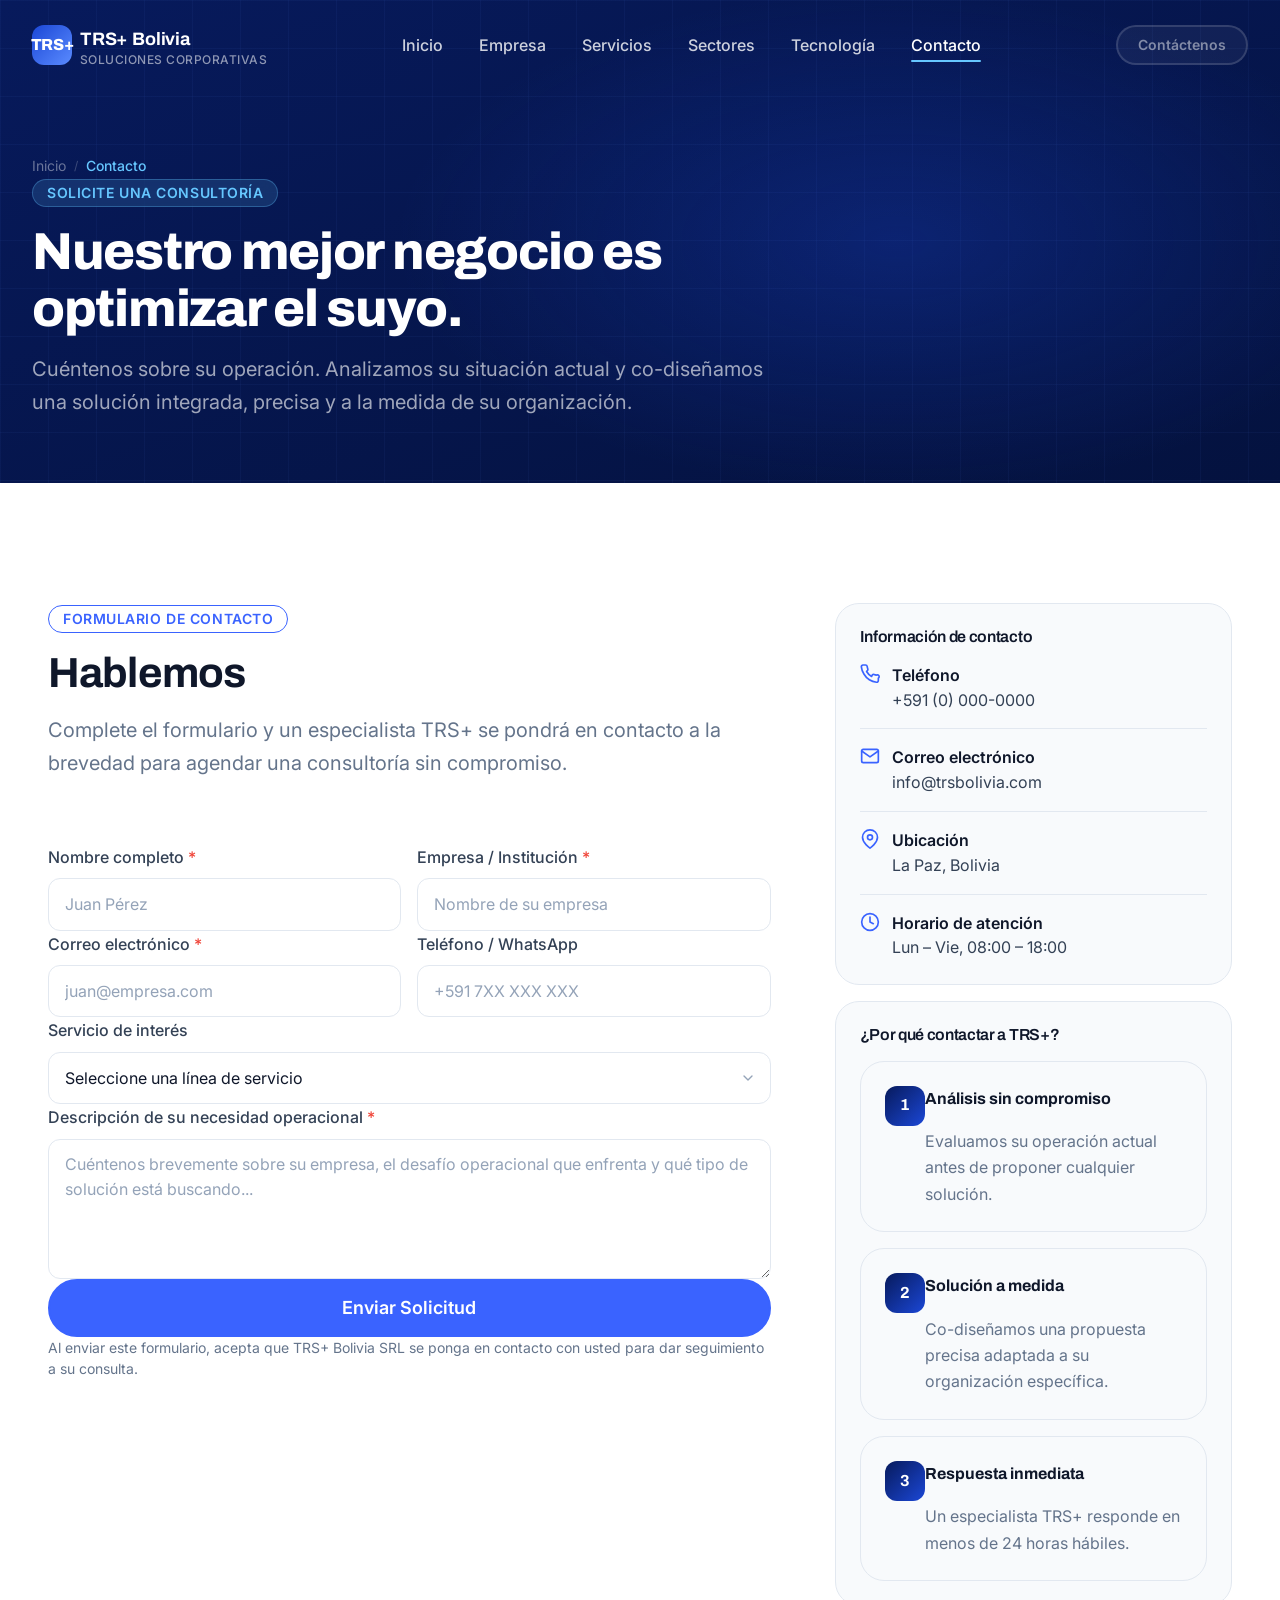
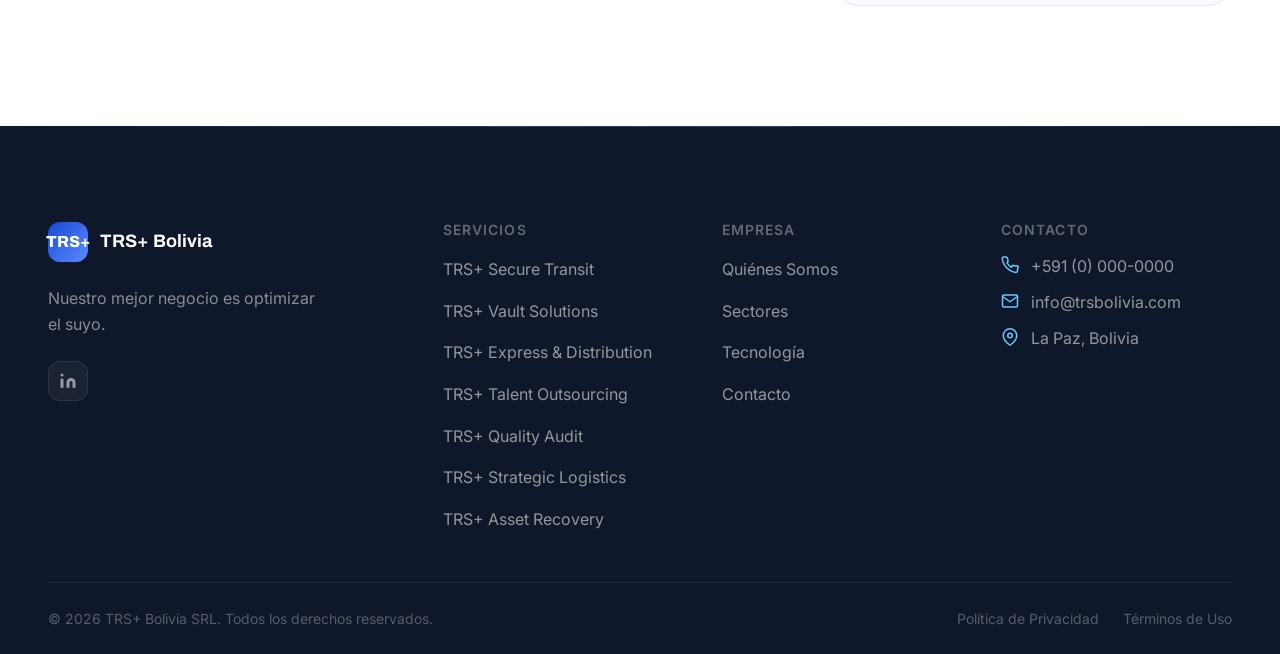
<file: contacto.html>
<!DOCTYPE html>
<html lang="es" dir="ltr">

<head>
  <meta charset="UTF-8" />
  <meta name="viewport" content="width=device-width, initial-scale=1.0" />
  <title>Contacto | TRS+ Bolivia</title>
  <meta name="description" content="Solicite una consultoría con TRS+ Bolivia SRL. Analizamos su operación actual y co-diseñamos una solución integrada a la medida de su organización." />
  <meta name="robots" content="index, follow" />
  <link rel="canonical" href="https://www.trsbolivia.com/contacto.html" />
  <meta name="theme-color" content="#071A5C" />
  <meta property="og:title" content="Contacto | TRS+ Bolivia" />
  <meta property="og:description" content="Solicite una consultoría con TRS+ Bolivia. Nuestro mejor negocio es optimizar el suyo." />
  <meta property="og:url" content="https://www.trsbolivia.com/contacto.html" />
  <meta property="og:type" content="website" />
  <link rel="preconnect" href="https://fonts.googleapis.com" />
  <link rel="preconnect" href="https://fonts.gstatic.com" crossorigin />
  <link href="https://fonts.googleapis.com/css2?family=Archivo:wght@400;500;600;700;800&family=Inter:wght@400;500;600;700&family=IBM+Plex+Mono:wght@400;500&display=swap" rel="stylesheet" />
  <link rel="stylesheet" href="css/reset.css" />
  <link rel="stylesheet" href="css/variables.css" />
  <link rel="stylesheet" href="css/typography.css" />
  <link rel="stylesheet" href="css/layout.css" />
  <link rel="stylesheet" href="css/components.css" />
  <link rel="stylesheet" href="css/animations.css" />
  <link rel="stylesheet" href="css/responsive.css" />
  <link rel="icon" type="image/svg+xml" href="assets/icons/favicon.svg" />
</head>

<body>

  <a class="sr-only" href="#main-content">Saltar al contenido principal</a>

  <!-- NAVBAR -->
  <header class="navbar navbar--transparent" id="navbar" role="banner">
    <div class="navbar__inner">
      <a href="index.html" class="navbar__logo" aria-label="TRS+ Bolivia — Inicio">
        <div class="navbar__logo-mark" aria-hidden="true">TRS+</div>
        <div>
          <span class="navbar__logo-text">TRS+ Bolivia</span>
          <span class="navbar__logo-sub">Soluciones Corporativas</span>
        </div>
      </a>
      <nav class="navbar__nav" aria-label="Navegación principal">
        <ul class="navbar__nav-list" role="list">
          <li><a href="index.html"      class="navbar__nav-link">Inicio</a></li>
          <li><a href="empresa.html"    class="navbar__nav-link">Empresa</a></li>
          <li><a href="servicios.html"  class="navbar__nav-link">Servicios</a></li>
          <li><a href="sectores.html"   class="navbar__nav-link">Sectores</a></li>
          <li><a href="tecnologia.html" class="navbar__nav-link">Tecnología</a></li>
          <li><a href="contacto.html"   class="navbar__nav-link" aria-current="page">Contacto</a></li>
        </ul>
      </nav>
      <div class="navbar__actions">
        <a href="contacto.html" class="btn btn--ghost btn--sm" aria-disabled="true">Contáctenos</a>
        <button class="navbar__hamburger" id="hamburger-btn" aria-controls="mobile-menu" aria-expanded="false" aria-label="Abrir menú de navegación" type="button">
          <span class="navbar__hamburger-line" aria-hidden="true"></span>
          <span class="navbar__hamburger-line" aria-hidden="true"></span>
          <span class="navbar__hamburger-line" aria-hidden="true"></span>
        </button>
      </div>
    </div>
  </header>

  <!-- MOBILE MENU -->
  <div class="mobile-menu" id="mobile-menu" role="dialog" aria-modal="true" aria-label="Menú de navegación" aria-hidden="true">
    <nav aria-label="Navegación móvil">
      <ul class="mobile-menu__nav-list" role="list">
        <li><a href="index.html"      class="mobile-menu__nav-link">Inicio</a></li>
        <li><a href="empresa.html"    class="mobile-menu__nav-link">Empresa</a></li>
        <li><a href="servicios.html"  class="mobile-menu__nav-link">Servicios</a></li>
        <li><a href="sectores.html"   class="mobile-menu__nav-link">Sectores</a></li>
        <li><a href="tecnologia.html" class="mobile-menu__nav-link">Tecnología</a></li>
        <li><a href="contacto.html"   class="mobile-menu__nav-link" aria-current="page">Contacto</a></li>
      </ul>
    </nav>
    <div class="mobile-menu__footer">
      <a href="#contact-form" class="btn btn--primary btn--full">Ir al formulario</a>
    </div>
  </div>

  <main id="main-content">

    <!-- PAGE HEADER -->
    <div class="page-header">
      <div class="page-header__bg" aria-hidden="true">
        <div class="page-header__bg-gradient"></div>
        <div class="page-header__bg-grid"></div>
      </div>
      <div class="page-header__inner">
        <nav class="breadcrumb" aria-label="Ruta de navegación">
          <a href="index.html" class="breadcrumb__link">Inicio</a>
          <span class="breadcrumb__sep" aria-hidden="true">/</span>
          <span class="breadcrumb__current" aria-current="page">Contacto</span>
        </nav>
        <div class="page-header__badge">
          <span class="badge badge--glass">Solicite una Consultoría</span>
        </div>
        <h1 class="page-header__title">Nuestro mejor negocio es optimizar el suyo.</h1>
        <p class="page-header__description">
          Cuéntenos sobre su operación. Analizamos su situación actual y co-diseñamos
          una solución integrada, precisa y a la medida de su organización.
        </p>
      </div>
    </div>

    <!-- CONTACT FORM + INFO -->
    <section class="section section--lg" id="contact-form" aria-labelledby="contact-title">
      <div class="container">
        <div class="contact-layout reveal">

          <!-- Form -->
          <div>
            <header class="section-header">
              <div class="section-header__badge">
                <span class="badge badge--outline">Formulario de Contacto</span>
              </div>
              <h2 class="section-header__title" id="contact-title">
                Hablemos
              </h2>
              <p class="section-header__description">
                Complete el formulario y un especialista TRS+ se pondrá en contacto
                a la brevedad para agendar una consultoría sin compromiso.
              </p>
            </header>

            <!--
              Form action: will be handled by Laravel when backend is ready.
              All fields are CMS-ready and map to ContactMessage model.
            -->
            <form class="contact-form" id="contact-form-el" novalidate aria-label="Formulario de consultoría">

              <div class="form-row">
                <div class="form-group">
                  <label class="form-label form-label--required" for="field-name">
                    Nombre completo
                  </label>
                  <input
                    class="form-input"
                    type="text"
                    id="field-name"
                    name="name"
                    placeholder="Juan Pérez"
                    autocomplete="name"
                    required
                    aria-required="true"
                  />
                </div>
                <div class="form-group">
                  <label class="form-label form-label--required" for="field-company">
                    Empresa / Institución
                  </label>
                  <input
                    class="form-input"
                    type="text"
                    id="field-company"
                    name="company"
                    placeholder="Nombre de su empresa"
                    autocomplete="organization"
                    required
                    aria-required="true"
                  />
                </div>
              </div>

              <div class="form-row">
                <div class="form-group">
                  <label class="form-label form-label--required" for="field-email">
                    Correo electrónico
                  </label>
                  <input
                    class="form-input"
                    type="email"
                    id="field-email"
                    name="email"
                    placeholder="juan@empresa.com"
                    autocomplete="email"
                    required
                    aria-required="true"
                  />
                </div>
                <div class="form-group">
                  <label class="form-label" for="field-phone">
                    Teléfono / WhatsApp
                  </label>
                  <input
                    class="form-input"
                    type="tel"
                    id="field-phone"
                    name="phone"
                    placeholder="+591 7XX XXX XXX"
                    autocomplete="tel"
                  />
                </div>
              </div>

              <div class="form-group">
                <label class="form-label" for="field-service">
                  Servicio de interés
                </label>
                <select class="form-select" id="field-service" name="service">
                  <option value="" disabled selected>Seleccione una línea de servicio</option>
                  <option value="secure-transit">TRS+ Secure Transit</option>
                  <option value="vault-solutions">TRS+ Vault Solutions</option>
                  <option value="express-distribution">TRS+ Express &amp; Distribution</option>
                  <option value="talent-outsourcing">TRS+ Talent Outsourcing</option>
                  <option value="quality-audit">TRS+ Quality Audit</option>
                  <option value="strategic-logistics">TRS+ Strategic Logistics</option>
                  <option value="asset-recovery">TRS+ Asset Recovery &amp; Reverse Logistics</option>
                  <option value="multiple">Múltiples servicios / No estoy seguro</option>
                </select>
              </div>

              <div class="form-group">
                <label class="form-label form-label--required" for="field-message">
                  Descripción de su necesidad operacional
                </label>
                <textarea
                  class="form-textarea"
                  id="field-message"
                  name="message"
                  placeholder="Cuéntenos brevemente sobre su empresa, el desafío operacional que enfrenta y qué tipo de solución está buscando..."
                  required
                  aria-required="true"
                ></textarea>
              </div>

              <button type="submit" class="btn btn--primary btn--lg btn--full">
                Enviar Solicitud
              </button>

              <p class="text-caption text-muted">
                Al enviar este formulario, acepta que TRS+ Bolivia SRL se ponga en
                contacto con usted para dar seguimiento a su consulta.
              </p>

            </form>
          </div>

          <!-- Info panel -->
          <aside class="contact-info-panel" aria-label="Información de contacto TRS+">

            <div class="contact-info-card">
              <h3 class="contact-info-card__title">Información de contacto</h3>

              <div class="contact-info-item">
                <svg class="contact-info-item__icon" viewBox="0 0 24 24" fill="none" stroke="currentColor" stroke-width="2" stroke-linecap="round" stroke-linejoin="round" aria-hidden="true">
                  <path d="M22 16.92v3a2 2 0 0 1-2.18 2 19.79 19.79 0 0 1-8.63-3.07A19.5 19.5 0 0 1 4.69 12 19.79 19.79 0 0 1 1.61 3.42 2 2 0 0 1 3.6 1.23h3a2 2 0 0 1 2 1.72 12.84 12.84 0 0 0 .7 2.81 2 2 0 0 1-.45 2.11L7.91 9a16 16 0 0 0 6 6l.91-1.91a2 2 0 0 1 2.11-.45 12.84 12.84 0 0 0 2.81.7A2 2 0 0 1 22 16.92z"/>
                </svg>
                <div>
                  <p><strong>Teléfono</strong></p>
                  <a href="tel:+59100000000">+591 (0) 000-0000</a>
                </div>
              </div>

              <div class="contact-info-item">
                <svg class="contact-info-item__icon" viewBox="0 0 24 24" fill="none" stroke="currentColor" stroke-width="2" stroke-linecap="round" stroke-linejoin="round" aria-hidden="true">
                  <path d="M4 4h16c1.1 0 2 .9 2 2v12c0 1.1-.9 2-2 2H4c-1.1 0-2-.9-2-2V6c0-1.1.9-2 2-2z"/>
                  <polyline points="22,6 12,13 2,6"/>
                </svg>
                <div>
                  <p><strong>Correo electrónico</strong></p>
                  <a href="mailto:info@trsbolivia.com">info@trsbolivia.com</a>
                </div>
              </div>

              <div class="contact-info-item">
                <svg class="contact-info-item__icon" viewBox="0 0 24 24" fill="none" stroke="currentColor" stroke-width="2" stroke-linecap="round" stroke-linejoin="round" aria-hidden="true">
                  <path d="M21 10c0 7-9 13-9 13s-9-6-9-13a9 9 0 0 1 18 0z"/>
                  <circle cx="12" cy="10" r="3"/>
                </svg>
                <div>
                  <p><strong>Ubicación</strong></p>
                  <span>La Paz, Bolivia</span>
                </div>
              </div>

              <div class="contact-info-item">
                <svg class="contact-info-item__icon" viewBox="0 0 24 24" fill="none" stroke="currentColor" stroke-width="2" stroke-linecap="round" stroke-linejoin="round" aria-hidden="true">
                  <circle cx="12" cy="12" r="10"/>
                  <polyline points="12 6 12 12 16 14"/>
                </svg>
                <div>
                  <p><strong>Horario de atención</strong></p>
                  <span>Lun – Vie, 08:00 – 18:00</span>
                </div>
              </div>

            </div>

            <div class="contact-info-card">
              <h3 class="contact-info-card__title">¿Por qué contactar a TRS+?</h3>
              <div class="principle-list">
                <div class="principle-item">
                  <div class="principle-item__number" aria-hidden="true">1</div>
                  <div class="principle-item__content">
                    <p class="principle-item__title">Análisis sin compromiso</p>
                    <p class="principle-item__text">Evaluamos su operación actual antes de proponer cualquier solución.</p>
                  </div>
                </div>
                <div class="principle-item">
                  <div class="principle-item__number" aria-hidden="true">2</div>
                  <div class="principle-item__content">
                    <p class="principle-item__title">Solución a medida</p>
                    <p class="principle-item__text">Co-diseñamos una propuesta precisa adaptada a su organización específica.</p>
                  </div>
                </div>
                <div class="principle-item">
                  <div class="principle-item__number" aria-hidden="true">3</div>
                  <div class="principle-item__content">
                    <p class="principle-item__title">Respuesta inmediata</p>
                    <p class="principle-item__text">Un especialista TRS+ responde en menos de 24 horas hábiles.</p>
                  </div>
                </div>
              </div>
            </div>

          </aside>

        </div>
      </div>
    </section>

  </main>

  <!-- FOOTER -->
  <footer class="footer" id="footer" role="contentinfo">
    <div class="container">
      <div class="footer__top">
        <div class="footer__brand">
          <a href="index.html" class="footer__logo" aria-label="TRS+ Bolivia — Inicio">
            <div class="footer__logo-mark" aria-hidden="true">TRS+</div>
            <span class="footer__logo-text">TRS+ Bolivia</span>
          </a>
          <p class="footer__tagline">Nuestro mejor negocio es optimizar el suyo.</p>
          <nav class="footer__social" aria-label="Redes sociales">
            <a href="https://www.linkedin.com/company/trs-bolivia" class="footer__social-link" target="_blank" rel="noopener noreferrer" aria-label="TRS+ Bolivia en LinkedIn">
              <svg viewBox="0 0 24 24" fill="currentColor" aria-hidden="true"><path d="M16 8a6 6 0 0 1 6 6v7h-4v-7a2 2 0 0 0-2-2 2 2 0 0 0-2 2v7h-4v-7a6 6 0 0 1 6-6z"/><rect x="2" y="9" width="4" height="12"/><circle cx="4" cy="4" r="2"/></svg>
            </a>
          </nav>
        </div>
        <div class="footer__col">
          <h3 class="footer__col-title">Servicios</h3>
          <ul class="footer__link-list" role="list">
            <li><a href="servicios.html#secure-transit"      class="footer__link">TRS+ Secure Transit</a></li>
            <li><a href="servicios.html#vault-solutions"     class="footer__link">TRS+ Vault Solutions</a></li>
            <li><a href="servicios.html#express"             class="footer__link">TRS+ Express &amp; Distribution</a></li>
            <li><a href="servicios.html#talent-outsourcing"  class="footer__link">TRS+ Talent Outsourcing</a></li>
            <li><a href="servicios.html#quality-audit"       class="footer__link">TRS+ Quality Audit</a></li>
            <li><a href="servicios.html#strategic-logistics" class="footer__link">TRS+ Strategic Logistics</a></li>
            <li><a href="servicios.html#asset-recovery"      class="footer__link">TRS+ Asset Recovery</a></li>
          </ul>
        </div>
        <div class="footer__col">
          <h3 class="footer__col-title">Empresa</h3>
          <ul class="footer__link-list" role="list">
            <li><a href="empresa.html"    class="footer__link">Quiénes Somos</a></li>
            <li><a href="sectores.html"   class="footer__link">Sectores</a></li>
            <li><a href="tecnologia.html" class="footer__link">Tecnología</a></li>
            <li><a href="contacto.html"   class="footer__link">Contacto</a></li>
          </ul>
        </div>
        <div class="footer__col">
          <h3 class="footer__col-title">Contacto</h3>
          <address class="footer__address">
            <div class="footer__contact-item">
              <svg class="footer__contact-icon" viewBox="0 0 24 24" fill="none" stroke="currentColor" stroke-width="2" stroke-linecap="round" stroke-linejoin="round" aria-hidden="true"><path d="M22 16.92v3a2 2 0 0 1-2.18 2 19.79 19.79 0 0 1-8.63-3.07A19.5 19.5 0 0 1 4.69 12 19.79 19.79 0 0 1 1.61 3.42 2 2 0 0 1 3.6 1.23h3a2 2 0 0 1 2 1.72 12.84 12.84 0 0 0 .7 2.81 2 2 0 0 1-.45 2.11L7.91 9a16 16 0 0 0 6 6l.91-1.91a2 2 0 0 1 2.11-.45 12.84 12.84 0 0 0 2.81.7A2 2 0 0 1 22 16.92z"/></svg>
              <a href="tel:+59100000000" class="footer__link footer__link--inline">+591 (0) 000-0000</a>
            </div>
            <div class="footer__contact-item">
              <svg class="footer__contact-icon" viewBox="0 0 24 24" fill="none" stroke="currentColor" stroke-width="2" stroke-linecap="round" stroke-linejoin="round" aria-hidden="true"><path d="M4 4h16c1.1 0 2 .9 2 2v12c0 1.1-.9 2-2 2H4c-1.1 0-2-.9-2-2V6c0-1.1.9-2 2-2z"/><polyline points="22,6 12,13 2,6"/></svg>
              <a href="mailto:info@trsbolivia.com" class="footer__link footer__link--inline">info@trsbolivia.com</a>
            </div>
            <div class="footer__contact-item">
              <svg class="footer__contact-icon" viewBox="0 0 24 24" fill="none" stroke="currentColor" stroke-width="2" stroke-linecap="round" stroke-linejoin="round" aria-hidden="true"><path d="M21 10c0 7-9 13-9 13s-9-6-9-13a9 9 0 0 1 18 0z"/><circle cx="12" cy="10" r="3"/></svg>
              <span>La Paz, Bolivia</span>
            </div>
          </address>
        </div>
      </div>
      <div class="footer__bottom">
        <p class="footer__copyright">&copy; <span id="footer-year">2024</span> TRS+ Bolivia SRL. Todos los derechos reservados.</p>
        <nav class="footer__legal" aria-label="Enlaces legales">
          <a href="#" class="footer__legal-link">Política de Privacidad</a>
          <a href="#" class="footer__legal-link">Términos de Uso</a>
        </nav>
      </div>
    </div>
  </footer>

  <script type="module" src="js/app.js"></script>
  <script>document.getElementById('footer-year').textContent = new Date().getFullYear();</script>

</body>
</html>
</file>
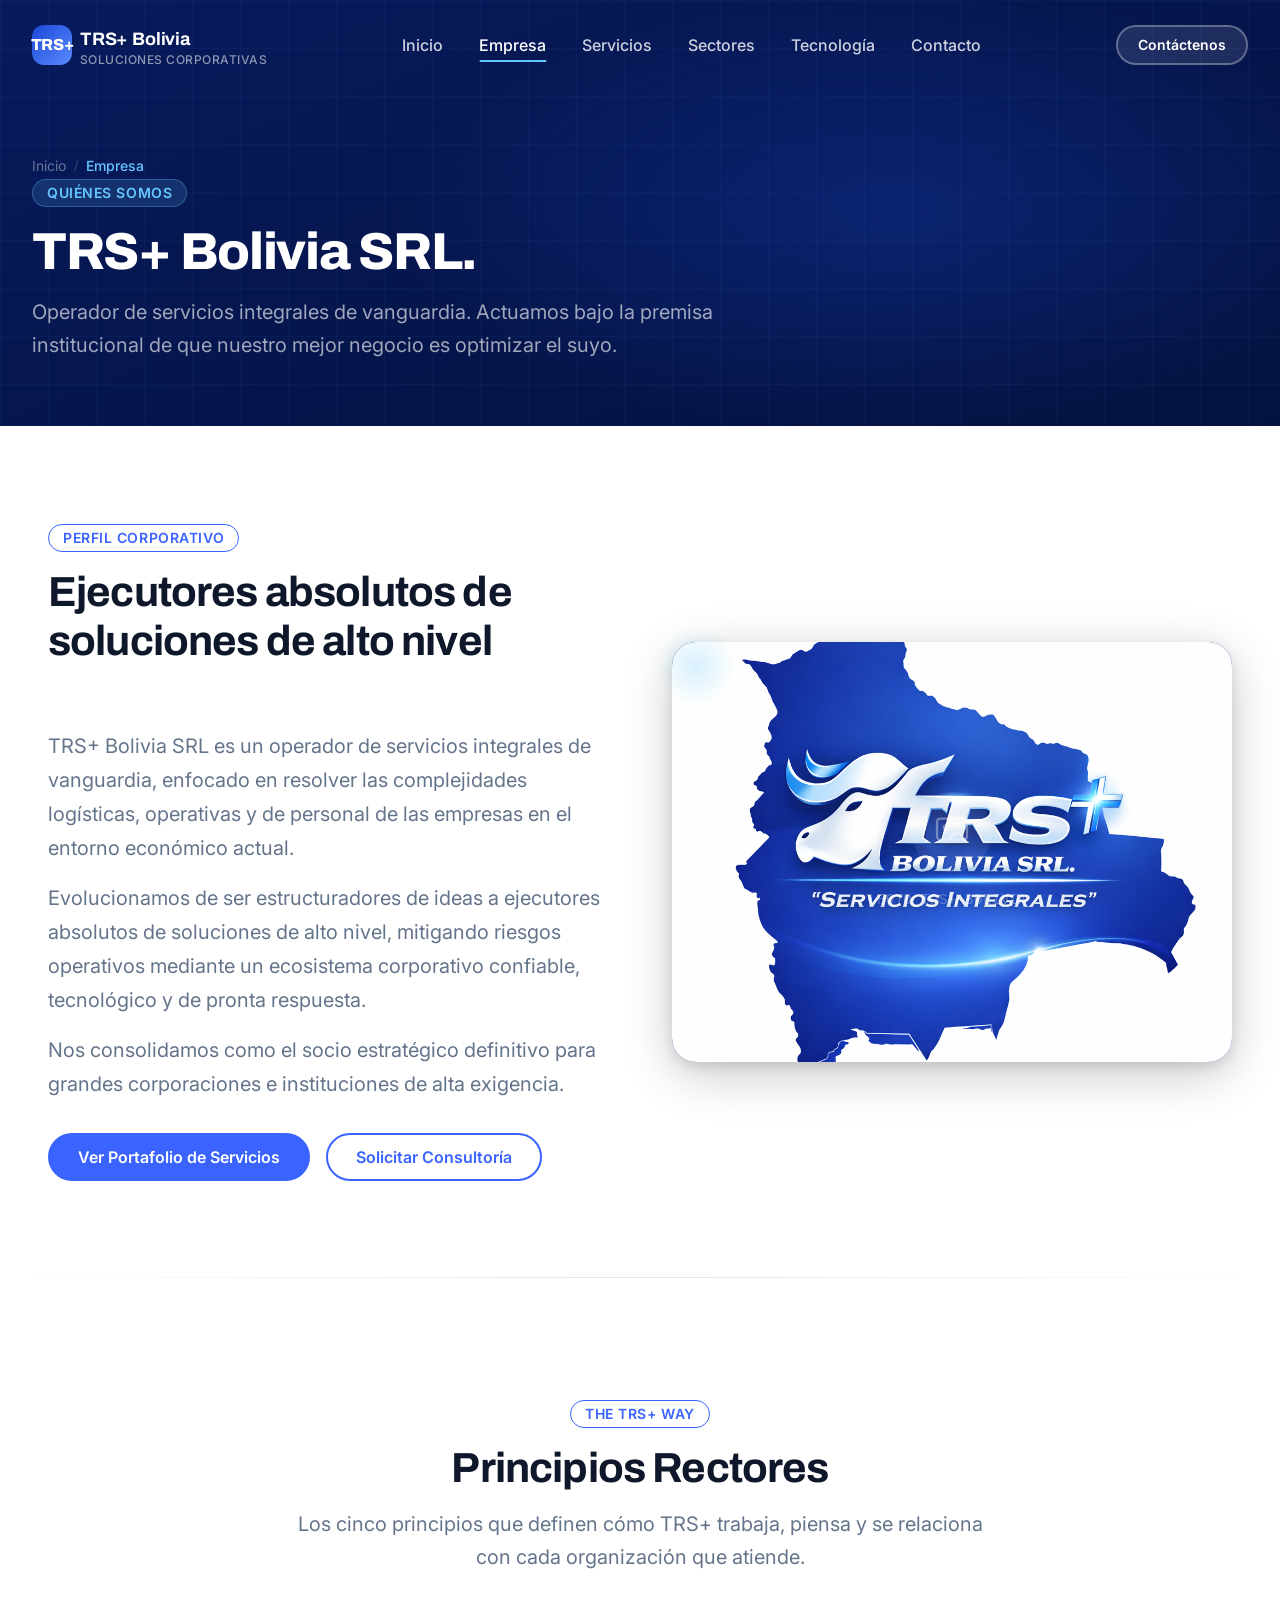
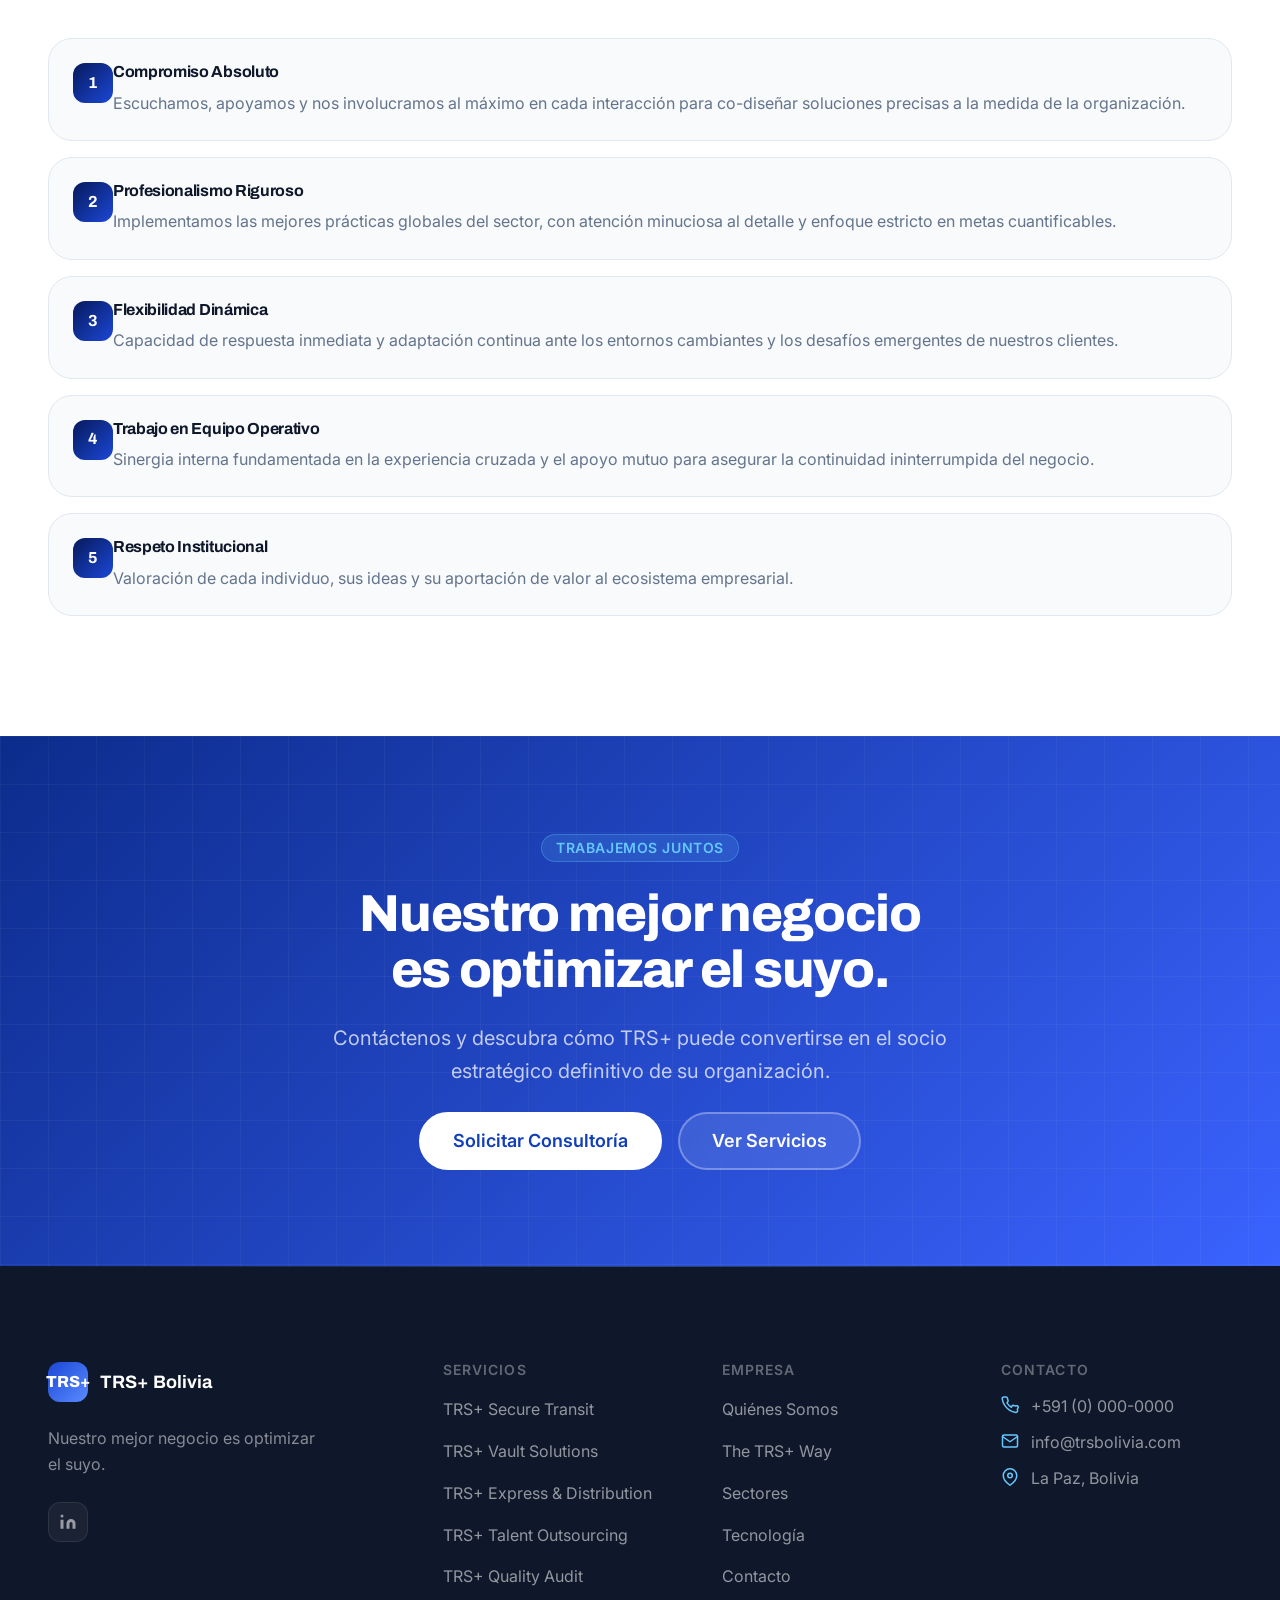
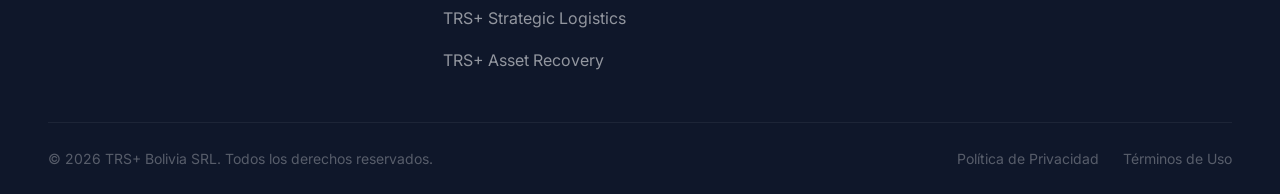
<file: empresa.html>
<!DOCTYPE html>
<html lang="es" dir="ltr">

<head>
  <meta charset="UTF-8" />
  <meta name="viewport" content="width=device-width, initial-scale=1.0" />
  <title>Quiénes Somos | TRS+ Bolivia SRL</title>
  <meta name="description" content="TRS+ Bolivia SRL: operador de servicios integrales de vanguardia. Conozca nuestra filosofía corporativa, The TRS+ Way, y nuestro enfoque estratégico." />
  <meta name="robots" content="index, follow" />
  <link rel="canonical" href="https://www.trsbolivia.com/empresa.html" />
  <meta name="theme-color" content="#071A5C" />
  <meta property="og:title" content="Quiénes Somos | TRS+ Bolivia SRL" />
  <meta property="og:description" content="Conoce la filosofía, principios y enfoque estratégico de TRS+ Bolivia." />
  <meta property="og:url" content="https://www.trsbolivia.com/empresa.html" />
  <meta property="og:type" content="website" />
  <link rel="preconnect" href="https://fonts.googleapis.com" />
  <link rel="preconnect" href="https://fonts.gstatic.com" crossorigin />
  <link href="https://fonts.googleapis.com/css2?family=Archivo:wght@400;500;600;700;800&family=Inter:wght@400;500;600;700&family=IBM+Plex+Mono:wght@400;500&display=swap" rel="stylesheet" />
  <link rel="stylesheet" href="css/reset.css" />
  <link rel="stylesheet" href="css/variables.css" />
  <link rel="stylesheet" href="css/typography.css" />
  <link rel="stylesheet" href="css/layout.css" />
  <link rel="stylesheet" href="css/components.css" />
  <link rel="stylesheet" href="css/animations.css" />
  <link rel="stylesheet" href="css/responsive.css" />
  <link rel="icon" type="image/svg+xml" href="assets/icons/favicon.svg" />
</head>

<body>

  <a class="sr-only" href="#main-content">Saltar al contenido principal</a>

  <!-- NAVBAR -->
  <header class="navbar navbar--transparent" id="navbar" role="banner">
    <div class="navbar__inner">
      <a href="index.html" class="navbar__logo" aria-label="TRS+ Bolivia — Inicio">
        <div class="navbar__logo-mark" aria-hidden="true">TRS+</div>
        <div>
          <span class="navbar__logo-text">TRS+ Bolivia</span>
          <span class="navbar__logo-sub">Soluciones Corporativas</span>
        </div>
      </a>
      <nav class="navbar__nav" aria-label="Navegación principal">
        <ul class="navbar__nav-list" role="list">
          <li><a href="index.html"      class="navbar__nav-link">Inicio</a></li>
          <li><a href="empresa.html"    class="navbar__nav-link" aria-current="page">Empresa</a></li>
          <li><a href="servicios.html"  class="navbar__nav-link">Servicios</a></li>
          <li><a href="sectores.html"   class="navbar__nav-link">Sectores</a></li>
          <li><a href="tecnologia.html" class="navbar__nav-link">Tecnología</a></li>
          <li><a href="contacto.html"   class="navbar__nav-link">Contacto</a></li>
        </ul>
      </nav>
      <div class="navbar__actions">
        <a href="contacto.html" class="btn btn--ghost btn--sm">Contáctenos</a>
        <button class="navbar__hamburger" id="hamburger-btn" aria-controls="mobile-menu" aria-expanded="false" aria-label="Abrir menú de navegación" type="button">
          <span class="navbar__hamburger-line" aria-hidden="true"></span>
          <span class="navbar__hamburger-line" aria-hidden="true"></span>
          <span class="navbar__hamburger-line" aria-hidden="true"></span>
        </button>
      </div>
    </div>
  </header>

  <!-- MOBILE MENU -->
  <div class="mobile-menu" id="mobile-menu" role="dialog" aria-modal="true" aria-label="Menú de navegación" aria-hidden="true">
    <nav aria-label="Navegación móvil">
      <ul class="mobile-menu__nav-list" role="list">
        <li><a href="index.html"      class="mobile-menu__nav-link">Inicio</a></li>
        <li><a href="empresa.html"    class="mobile-menu__nav-link" aria-current="page">Empresa</a></li>
        <li><a href="servicios.html"  class="mobile-menu__nav-link">Servicios</a></li>
        <li><a href="sectores.html"   class="mobile-menu__nav-link">Sectores</a></li>
        <li><a href="tecnologia.html" class="mobile-menu__nav-link">Tecnología</a></li>
        <li><a href="contacto.html"   class="mobile-menu__nav-link">Contacto</a></li>
      </ul>
    </nav>
    <div class="mobile-menu__footer">
      <a href="contacto.html" class="btn btn--primary btn--full">Solicitar Consultoría</a>
    </div>
  </div>

  <main id="main-content">

    <!-- PAGE HEADER -->
    <div class="page-header">
      <div class="page-header__bg" aria-hidden="true">
        <div class="page-header__bg-gradient"></div>
        <div class="page-header__bg-grid"></div>
      </div>
      <div class="page-header__inner">
        <nav class="breadcrumb" aria-label="Ruta de navegación">
          <a href="index.html" class="breadcrumb__link">Inicio</a>
          <span class="breadcrumb__sep" aria-hidden="true">/</span>
          <span class="breadcrumb__current" aria-current="page">Empresa</span>
        </nav>
        <div class="page-header__badge">
          <span class="badge badge--glass">Quiénes Somos</span>
        </div>
        <h1 class="page-header__title">TRS+ Bolivia SRL.</h1>
        <p class="page-header__description">
          Operador de servicios integrales de vanguardia. Actuamos bajo la premisa institucional
          de que nuestro mejor negocio es optimizar el suyo.
        </p>
      </div>
    </div>

    <!-- PERFIL CORPORATIVO -->
    <section class="section" id="perfil" aria-labelledby="perfil-title">
      <div class="container">
        <div class="about__layout">

          <div class="reveal">
            <header class="section-header">
              <div class="section-header__badge">
                <span class="badge badge--outline">Perfil Corporativo</span>
              </div>
              <h2 class="section-header__title" id="perfil-title">
                Ejecutores absolutos de soluciones de alto nivel
              </h2>
            </header>
            <p class="about__lead">
              TRS+ Bolivia SRL es un operador de servicios integrales de vanguardia,
              enfocado en resolver las complejidades logísticas, operativas y de personal
              de las empresas en el entorno económico actual.
            </p>
            <p class="about__lead" style="">
              Evolucionamos de ser estructuradores de ideas a ejecutores absolutos de
              soluciones de alto nivel, mitigando riesgos operativos mediante un ecosistema
              corporativo confiable, tecnológico y de pronta respuesta.
            </p>
            <p class="about__lead">
              Nos consolidamos como el socio estratégico definitivo para grandes corporaciones
              e instituciones de alta exigencia.
            </p>
            <div class="btn-group mt-8">
              <a href="servicios.html" class="btn btn--primary">Ver Portafolio de Servicios</a>
              <a href="contacto.html" class="btn btn--secondary">Solicitar Consultoría</a>
            </div>
          </div>

          <div class="about__image-col reveal">
            <div class="about__image-frame">
              <img
                src="assets/images/about-operations.webp"
                alt="TRS+ Bolivia — Operaciones corporativas"
                width="800" height="600"
                loading="lazy" decoding="async"
              />
              <div class="about__image-placeholder" aria-hidden="true">
                <div class="about__image-placeholder-icon">
                  <svg viewBox="0 0 24 24" fill="none" stroke="currentColor" stroke-width="1.5" aria-hidden="true">
                    <rect x="2" y="3" width="20" height="14" rx="2"/>
                    <circle cx="8" cy="9" r="1.5"/>
                    <path d="M21 17l-5-5L10 17"/><path d="M14 12l-3 3"/>
                  </svg>
                </div>
                <span class="about__image-placeholder-text">Foto TRS+ Bolivia</span>
              </div>
            </div>
            <div class="about__image-accent" aria-hidden="true"></div>
          </div>

        </div>
      </div>
    </section>

    <hr class="section-divider" aria-hidden="true" />

    <!-- THE TRS+ WAY -->
    <section class="section section--lg" id="the-trs-way" aria-labelledby="way-title">
      <div class="container">

        <header class="section-header section-header--center reveal">
          <div class="section-header__badge">
            <span class="badge badge--outline">The TRS+ Way</span>
          </div>
          <h2 class="section-header__title" id="way-title">Principios Rectores</h2>
          <p class="section-header__description">
            Los cinco principios que definen cómo TRS+ trabaja, piensa y se relaciona
            con cada organización que atiende.
          </p>
        </header>

        <div class="principle-list reveal-stagger">

          <article class="principle-item">
            <div class="principle-item__number" aria-hidden="true">1</div>
            <div class="principle-item__content">
              <h3 class="principle-item__title">Compromiso Absoluto</h3>
              <p class="principle-item__text">Escuchamos, apoyamos y nos involucramos al máximo en cada interacción para co-diseñar soluciones precisas a la medida de la organización.</p>
            </div>
          </article>

          <article class="principle-item">
            <div class="principle-item__number" aria-hidden="true">2</div>
            <div class="principle-item__content">
              <h3 class="principle-item__title">Profesionalismo Riguroso</h3>
              <p class="principle-item__text">Implementamos las mejores prácticas globales del sector, con atención minuciosa al detalle y enfoque estricto en metas cuantificables.</p>
            </div>
          </article>

          <article class="principle-item">
            <div class="principle-item__number" aria-hidden="true">3</div>
            <div class="principle-item__content">
              <h3 class="principle-item__title">Flexibilidad Dinámica</h3>
              <p class="principle-item__text">Capacidad de respuesta inmediata y adaptación continua ante los entornos cambiantes y los desafíos emergentes de nuestros clientes.</p>
            </div>
          </article>

          <article class="principle-item">
            <div class="principle-item__number" aria-hidden="true">4</div>
            <div class="principle-item__content">
              <h3 class="principle-item__title">Trabajo en Equipo Operativo</h3>
              <p class="principle-item__text">Sinergia interna fundamentada en la experiencia cruzada y el apoyo mutuo para asegurar la continuidad ininterrumpida del negocio.</p>
            </div>
          </article>

          <article class="principle-item">
            <div class="principle-item__number" aria-hidden="true">5</div>
            <div class="principle-item__content">
              <h3 class="principle-item__title">Respeto Institucional</h3>
              <p class="principle-item__text">Valoración de cada individuo, sus ideas y su aportación de valor al ecosistema empresarial.</p>
            </div>
          </article>

        </div>
      </div>
    </section>

    <!-- CTA -->
    <section class="cta-section" id="contacto-cta" aria-labelledby="cta-title">
      <div class="container">
        <div class="cta__inner reveal">
          <div class="cta__badge"><span class="badge badge--glass">Trabajemos juntos</span></div>
          <h2 class="cta__headline" id="cta-title">Nuestro mejor negocio<br />es optimizar el suyo.</h2>
          <p class="cta__description">Contáctenos y descubra cómo TRS+ puede convertirse en el socio estratégico definitivo de su organización.</p>
          <div class="cta__actions">
            <a href="contacto.html" class="btn btn--white btn--lg">Solicitar Consultoría</a>
            <a href="servicios.html" class="btn btn--ghost btn--lg">Ver Servicios</a>
          </div>
        </div>
      </div>
    </section>

  </main>

  <!-- FOOTER -->
  <footer class="footer" id="footer" role="contentinfo">
    <div class="container">
      <div class="footer__top">
        <div class="footer__brand">
          <a href="index.html" class="footer__logo" aria-label="TRS+ Bolivia — Inicio">
            <div class="footer__logo-mark" aria-hidden="true">TRS+</div>
            <span class="footer__logo-text">TRS+ Bolivia</span>
          </a>
          <p class="footer__tagline">Nuestro mejor negocio es optimizar el suyo.</p>
          <nav class="footer__social" aria-label="Redes sociales">
            <a href="https://www.linkedin.com/company/trs-bolivia" class="footer__social-link" target="_blank" rel="noopener noreferrer" aria-label="TRS+ Bolivia en LinkedIn">
              <svg viewBox="0 0 24 24" fill="currentColor" aria-hidden="true"><path d="M16 8a6 6 0 0 1 6 6v7h-4v-7a2 2 0 0 0-2-2 2 2 0 0 0-2 2v7h-4v-7a6 6 0 0 1 6-6z"/><rect x="2" y="9" width="4" height="12"/><circle cx="4" cy="4" r="2"/></svg>
            </a>
          </nav>
        </div>
        <div class="footer__col">
          <h3 class="footer__col-title">Servicios</h3>
          <ul class="footer__link-list" role="list">
            <li><a href="servicios.html#secure-transit"      class="footer__link">TRS+ Secure Transit</a></li>
            <li><a href="servicios.html#vault-solutions"     class="footer__link">TRS+ Vault Solutions</a></li>
            <li><a href="servicios.html#express"             class="footer__link">TRS+ Express &amp; Distribution</a></li>
            <li><a href="servicios.html#talent-outsourcing"  class="footer__link">TRS+ Talent Outsourcing</a></li>
            <li><a href="servicios.html#quality-audit"       class="footer__link">TRS+ Quality Audit</a></li>
            <li><a href="servicios.html#strategic-logistics" class="footer__link">TRS+ Strategic Logistics</a></li>
            <li><a href="servicios.html#asset-recovery"      class="footer__link">TRS+ Asset Recovery</a></li>
          </ul>
        </div>
        <div class="footer__col">
          <h3 class="footer__col-title">Empresa</h3>
          <ul class="footer__link-list" role="list">
            <li><a href="empresa.html"        class="footer__link">Quiénes Somos</a></li>
            <li><a href="empresa.html#the-trs-way" class="footer__link">The TRS+ Way</a></li>
            <li><a href="sectores.html"       class="footer__link">Sectores</a></li>
            <li><a href="tecnologia.html"     class="footer__link">Tecnología</a></li>
            <li><a href="contacto.html"       class="footer__link">Contacto</a></li>
          </ul>
        </div>
        <div class="footer__col">
          <h3 class="footer__col-title">Contacto</h3>
          <address class="footer__address">
            <div class="footer__contact-item">
              <svg class="footer__contact-icon" viewBox="0 0 24 24" fill="none" stroke="currentColor" stroke-width="2" stroke-linecap="round" stroke-linejoin="round" aria-hidden="true"><path d="M22 16.92v3a2 2 0 0 1-2.18 2 19.79 19.79 0 0 1-8.63-3.07A19.5 19.5 0 0 1 4.69 12 19.79 19.79 0 0 1 1.61 3.42 2 2 0 0 1 3.6 1.23h3a2 2 0 0 1 2 1.72 12.84 12.84 0 0 0 .7 2.81 2 2 0 0 1-.45 2.11L7.91 9a16 16 0 0 0 6 6l.91-1.91a2 2 0 0 1 2.11-.45 12.84 12.84 0 0 0 2.81.7A2 2 0 0 1 22 16.92z"/></svg>
              <a href="tel:+59100000000" class="footer__link footer__link--inline">+591 (0) 000-0000</a>
            </div>
            <div class="footer__contact-item">
              <svg class="footer__contact-icon" viewBox="0 0 24 24" fill="none" stroke="currentColor" stroke-width="2" stroke-linecap="round" stroke-linejoin="round" aria-hidden="true"><path d="M4 4h16c1.1 0 2 .9 2 2v12c0 1.1-.9 2-2 2H4c-1.1 0-2-.9-2-2V6c0-1.1.9-2 2-2z"/><polyline points="22,6 12,13 2,6"/></svg>
              <a href="mailto:info@trsbolivia.com" class="footer__link footer__link--inline">info@trsbolivia.com</a>
            </div>
            <div class="footer__contact-item">
              <svg class="footer__contact-icon" viewBox="0 0 24 24" fill="none" stroke="currentColor" stroke-width="2" stroke-linecap="round" stroke-linejoin="round" aria-hidden="true"><path d="M21 10c0 7-9 13-9 13s-9-6-9-13a9 9 0 0 1 18 0z"/><circle cx="12" cy="10" r="3"/></svg>
              <span>La Paz, Bolivia</span>
            </div>
          </address>
        </div>
      </div>
      <div class="footer__bottom">
        <p class="footer__copyright">&copy; <span id="footer-year">2024</span> TRS+ Bolivia SRL. Todos los derechos reservados.</p>
        <nav class="footer__legal" aria-label="Enlaces legales">
          <a href="#" class="footer__legal-link">Política de Privacidad</a>
          <a href="#" class="footer__legal-link">Términos de Uso</a>
        </nav>
      </div>
    </div>
  </footer>

  <script type="module" src="js/app.js"></script>
  <script>document.getElementById('footer-year').textContent = new Date().getFullYear();</script>

</body>
</html>
</file>
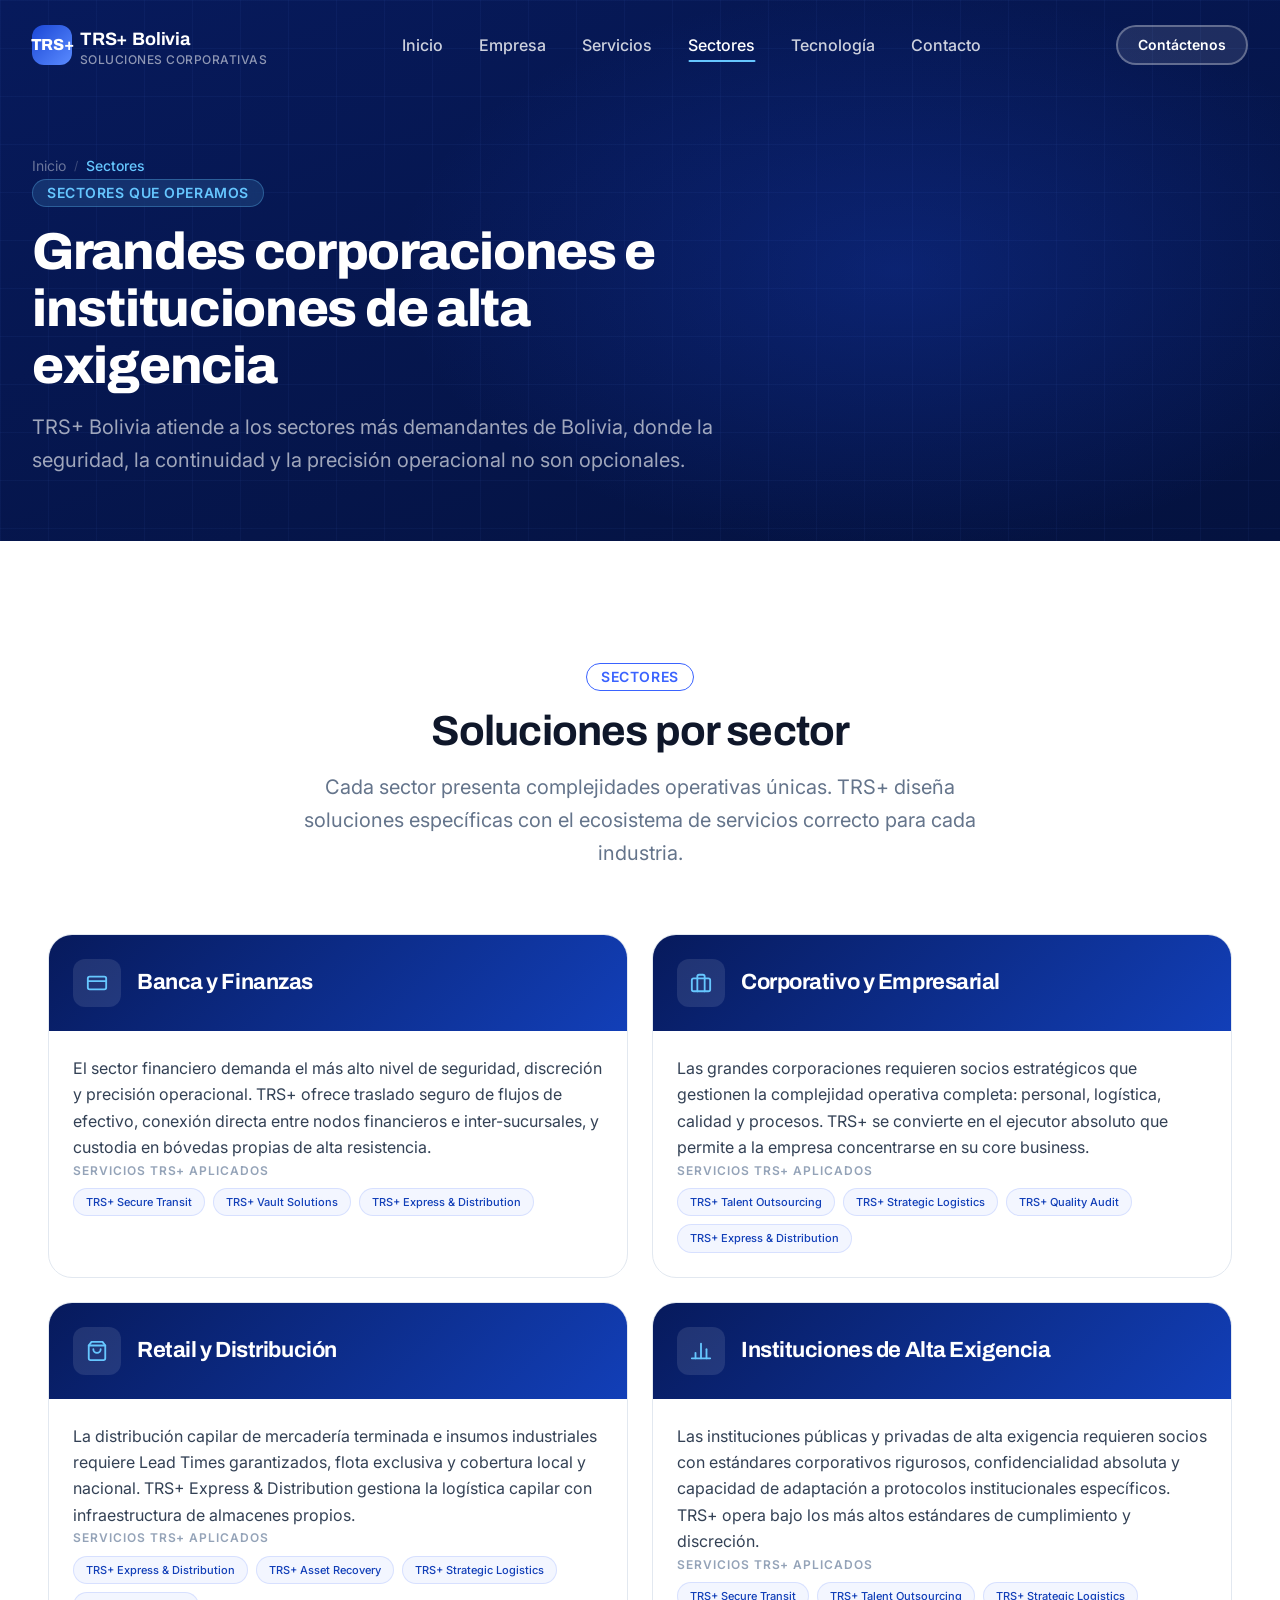
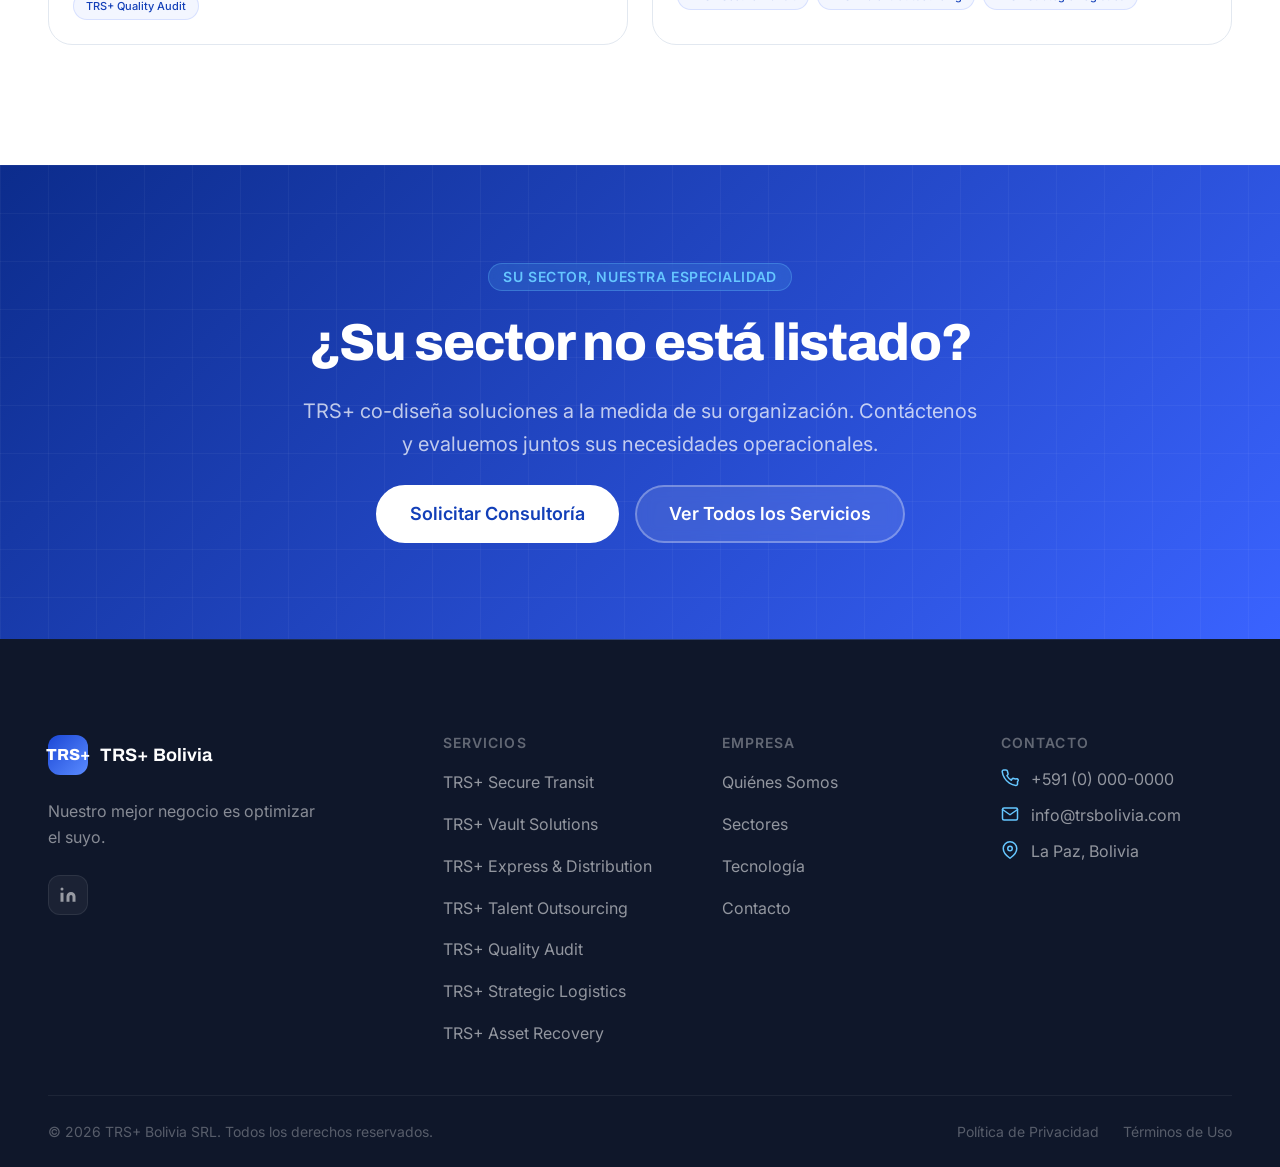
<file: sectores.html>
<!DOCTYPE html>
<html lang="es" dir="ltr">

<head>
  <meta charset="UTF-8" />
  <meta name="viewport" content="width=device-width, initial-scale=1.0" />
  <title>Sectores | TRS+ Bolivia</title>
  <meta name="description" content="TRS+ Bolivia atiende a grandes corporaciones e instituciones de alta exigencia: Banca y Finanzas, Corporativo y Empresarial, Retail y Distribución, e Instituciones Públicas." />
  <meta name="robots" content="index, follow" />
  <link rel="canonical" href="https://www.trsbolivia.com/sectores.html" />
  <meta name="theme-color" content="#071A5C" />
  <meta property="og:title" content="Sectores | TRS+ Bolivia" />
  <meta property="og:description" content="Soluciones para grandes corporaciones e instituciones de alta exigencia en Bolivia." />
  <meta property="og:url" content="https://www.trsbolivia.com/sectores.html" />
  <meta property="og:type" content="website" />
  <link rel="preconnect" href="https://fonts.googleapis.com" />
  <link rel="preconnect" href="https://fonts.gstatic.com" crossorigin />
  <link href="https://fonts.googleapis.com/css2?family=Archivo:wght@400;500;600;700;800&family=Inter:wght@400;500;600;700&family=IBM+Plex+Mono:wght@400;500&display=swap" rel="stylesheet" />
  <link rel="stylesheet" href="css/reset.css" />
  <link rel="stylesheet" href="css/variables.css" />
  <link rel="stylesheet" href="css/typography.css" />
  <link rel="stylesheet" href="css/layout.css" />
  <link rel="stylesheet" href="css/components.css" />
  <link rel="stylesheet" href="css/animations.css" />
  <link rel="stylesheet" href="css/responsive.css" />
  <link rel="icon" type="image/svg+xml" href="assets/icons/favicon.svg" />
</head>

<body>

  <a class="sr-only" href="#main-content">Saltar al contenido principal</a>

  <!-- NAVBAR -->
  <header class="navbar navbar--transparent" id="navbar" role="banner">
    <div class="navbar__inner">
      <a href="index.html" class="navbar__logo" aria-label="TRS+ Bolivia — Inicio">
        <div class="navbar__logo-mark" aria-hidden="true">TRS+</div>
        <div>
          <span class="navbar__logo-text">TRS+ Bolivia</span>
          <span class="navbar__logo-sub">Soluciones Corporativas</span>
        </div>
      </a>
      <nav class="navbar__nav" aria-label="Navegación principal">
        <ul class="navbar__nav-list" role="list">
          <li><a href="index.html"      class="navbar__nav-link">Inicio</a></li>
          <li><a href="empresa.html"    class="navbar__nav-link">Empresa</a></li>
          <li><a href="servicios.html"  class="navbar__nav-link">Servicios</a></li>
          <li><a href="sectores.html"   class="navbar__nav-link" aria-current="page">Sectores</a></li>
          <li><a href="tecnologia.html" class="navbar__nav-link">Tecnología</a></li>
          <li><a href="contacto.html"   class="navbar__nav-link">Contacto</a></li>
        </ul>
      </nav>
      <div class="navbar__actions">
        <a href="contacto.html" class="btn btn--ghost btn--sm">Contáctenos</a>
        <button class="navbar__hamburger" id="hamburger-btn" aria-controls="mobile-menu" aria-expanded="false" aria-label="Abrir menú de navegación" type="button">
          <span class="navbar__hamburger-line" aria-hidden="true"></span>
          <span class="navbar__hamburger-line" aria-hidden="true"></span>
          <span class="navbar__hamburger-line" aria-hidden="true"></span>
        </button>
      </div>
    </div>
  </header>

  <!-- MOBILE MENU -->
  <div class="mobile-menu" id="mobile-menu" role="dialog" aria-modal="true" aria-label="Menú de navegación" aria-hidden="true">
    <nav aria-label="Navegación móvil">
      <ul class="mobile-menu__nav-list" role="list">
        <li><a href="index.html"      class="mobile-menu__nav-link">Inicio</a></li>
        <li><a href="empresa.html"    class="mobile-menu__nav-link">Empresa</a></li>
        <li><a href="servicios.html"  class="mobile-menu__nav-link">Servicios</a></li>
        <li><a href="sectores.html"   class="mobile-menu__nav-link" aria-current="page">Sectores</a></li>
        <li><a href="tecnologia.html" class="mobile-menu__nav-link">Tecnología</a></li>
        <li><a href="contacto.html"   class="mobile-menu__nav-link">Contacto</a></li>
      </ul>
    </nav>
    <div class="mobile-menu__footer">
      <a href="contacto.html" class="btn btn--primary btn--full">Solicitar Consultoría</a>
    </div>
  </div>

  <main id="main-content">

    <!-- PAGE HEADER -->
    <div class="page-header">
      <div class="page-header__bg" aria-hidden="true">
        <div class="page-header__bg-gradient"></div>
        <div class="page-header__bg-grid"></div>
      </div>
      <div class="page-header__inner">
        <nav class="breadcrumb" aria-label="Ruta de navegación">
          <a href="index.html" class="breadcrumb__link">Inicio</a>
          <span class="breadcrumb__sep" aria-hidden="true">/</span>
          <span class="breadcrumb__current" aria-current="page">Sectores</span>
        </nav>
        <div class="page-header__badge">
          <span class="badge badge--glass">Sectores que Operamos</span>
        </div>
        <h1 class="page-header__title">Grandes corporaciones e instituciones de alta exigencia</h1>
        <p class="page-header__description">
          TRS+ Bolivia atiende a los sectores más demandantes de Bolivia, donde la seguridad,
          la continuidad y la precisión operacional no son opcionales.
        </p>
      </div>
    </div>

    <!-- SECTORES -->
    <section class="section section--lg" id="sectores-lista" aria-labelledby="sectores-title">
      <div class="container">

        <header class="section-header section-header--center reveal">
          <div class="section-header__badge">
            <span class="badge badge--outline">Sectores</span>
          </div>
          <h2 class="section-header__title" id="sectores-title">
            Soluciones por sector
          </h2>
          <p class="section-header__description">
            Cada sector presenta complejidades operativas únicas. TRS+ diseña soluciones
            específicas con el ecosistema de servicios correcto para cada industria.
          </p>
        </header>

        <div class="sector-grid reveal-stagger">

          <!-- Banca y Finanzas -->
          <article class="sector-card" id="banca">
            <div class="sector-card__header">
              <div class="sector-card__icon" aria-hidden="true">
                <svg viewBox="0 0 24 24" fill="none" stroke="currentColor" stroke-width="2" stroke-linecap="round" stroke-linejoin="round" aria-hidden="true">
                  <rect x="2" y="5" width="20" height="14" rx="2"/>
                  <line x1="2" y1="10" x2="22" y2="10"/>
                </svg>
              </div>
              <h2 class="sector-card__name">Banca y Finanzas</h2>
            </div>
            <div class="sector-card__body">
              <p class="sector-card__description">
                El sector financiero demanda el más alto nivel de seguridad, discreción y
                precisión operacional. TRS+ ofrece traslado seguro de flujos de efectivo,
                conexión directa entre nodos financieros e inter-sucursales, y custodia
                en bóvedas propias de alta resistencia.
              </p>
              <div>
                <p class="sector-card__services-title">Servicios TRS+ aplicados</p>
                <div class="sector-tag-list">
                  <span class="sector-tag">TRS+ Secure Transit</span>
                  <span class="sector-tag">TRS+ Vault Solutions</span>
                  <span class="sector-tag">TRS+ Express &amp; Distribution</span>
                </div>
              </div>
            </div>
          </article>

          <!-- Corporativo y Empresarial -->
          <article class="sector-card" id="corporativo">
            <div class="sector-card__header">
              <div class="sector-card__icon" aria-hidden="true">
                <svg viewBox="0 0 24 24" fill="none" stroke="currentColor" stroke-width="2" stroke-linecap="round" stroke-linejoin="round" aria-hidden="true">
                  <rect x="2" y="7" width="20" height="14" rx="2" ry="2"/>
                  <path d="M16 21V5a2 2 0 0 0-2-2h-4a2 2 0 0 0-2 2v16"/>
                </svg>
              </div>
              <h2 class="sector-card__name">Corporativo y Empresarial</h2>
            </div>
            <div class="sector-card__body">
              <p class="sector-card__description">
                Las grandes corporaciones requieren socios estratégicos que gestionen
                la complejidad operativa completa: personal, logística, calidad y procesos.
                TRS+ se convierte en el ejecutor absoluto que permite a la empresa
                concentrarse en su core business.
              </p>
              <div>
                <p class="sector-card__services-title">Servicios TRS+ aplicados</p>
                <div class="sector-tag-list">
                  <span class="sector-tag">TRS+ Talent Outsourcing</span>
                  <span class="sector-tag">TRS+ Strategic Logistics</span>
                  <span class="sector-tag">TRS+ Quality Audit</span>
                  <span class="sector-tag">TRS+ Express &amp; Distribution</span>
                </div>
              </div>
            </div>
          </article>

          <!-- Retail y Distribución -->
          <article class="sector-card" id="retail">
            <div class="sector-card__header">
              <div class="sector-card__icon" aria-hidden="true">
                <svg viewBox="0 0 24 24" fill="none" stroke="currentColor" stroke-width="2" stroke-linecap="round" stroke-linejoin="round" aria-hidden="true">
                  <path d="M6 2L3 6v14a2 2 0 0 0 2 2h14a2 2 0 0 0 2-2V6l-3-4z"/>
                  <line x1="3" y1="6" x2="21" y2="6"/>
                  <path d="M16 10a4 4 0 0 1-8 0"/>
                </svg>
              </div>
              <h2 class="sector-card__name">Retail y Distribución</h2>
            </div>
            <div class="sector-card__body">
              <p class="sector-card__description">
                La distribución capilar de mercadería terminada e insumos industriales
                requiere Lead Times garantizados, flota exclusiva y cobertura local y
                nacional. TRS+ Express &amp; Distribution gestiona la logística capilar
                con infraestructura de almacenes propios.
              </p>
              <div>
                <p class="sector-card__services-title">Servicios TRS+ aplicados</p>
                <div class="sector-tag-list">
                  <span class="sector-tag">TRS+ Express &amp; Distribution</span>
                  <span class="sector-tag">TRS+ Asset Recovery</span>
                  <span class="sector-tag">TRS+ Strategic Logistics</span>
                  <span class="sector-tag">TRS+ Quality Audit</span>
                </div>
              </div>
            </div>
          </article>

          <!-- Instituciones de Alta Exigencia -->
          <article class="sector-card" id="instituciones">
            <div class="sector-card__header">
              <div class="sector-card__icon" aria-hidden="true">
                <svg viewBox="0 0 24 24" fill="none" stroke="currentColor" stroke-width="2" stroke-linecap="round" stroke-linejoin="round" aria-hidden="true">
                  <line x1="18" y1="20" x2="18" y2="10"/>
                  <line x1="12" y1="20" x2="12" y2="4"/>
                  <line x1="6"  y1="20" x2="6"  y2="14"/>
                  <line x1="2"  y1="20" x2="22" y2="20"/>
                </svg>
              </div>
              <h2 class="sector-card__name">Instituciones de Alta Exigencia</h2>
            </div>
            <div class="sector-card__body">
              <p class="sector-card__description">
                Las instituciones públicas y privadas de alta exigencia requieren socios
                con estándares corporativos rigurosos, confidencialidad absoluta y capacidad
                de adaptación a protocolos institucionales específicos. TRS+ opera bajo
                los más altos estándares de cumplimiento y discreción.
              </p>
              <div>
                <p class="sector-card__services-title">Servicios TRS+ aplicados</p>
                <div class="sector-tag-list">
                  <span class="sector-tag">TRS+ Secure Transit</span>
                  <span class="sector-tag">TRS+ Talent Outsourcing</span>
                  <span class="sector-tag">TRS+ Strategic Logistics</span>
                </div>
              </div>
            </div>
          </article>

        </div>
      </div>
    </section>

    <!-- CTA -->
    <section class="cta-section" id="contacto-cta" aria-labelledby="cta-title">
      <div class="container">
        <div class="cta__inner reveal">
          <div class="cta__badge"><span class="badge badge--glass">Su sector, nuestra especialidad</span></div>
          <h2 class="cta__headline" id="cta-title">¿Su sector no está listado?</h2>
          <p class="cta__description">TRS+ co-diseña soluciones a la medida de su organización. Contáctenos y evaluemos juntos sus necesidades operacionales.</p>
          <div class="cta__actions">
            <a href="contacto.html" class="btn btn--white btn--lg">Solicitar Consultoría</a>
            <a href="servicios.html" class="btn btn--ghost btn--lg">Ver Todos los Servicios</a>
          </div>
        </div>
      </div>
    </section>

  </main>

  <!-- FOOTER -->
  <footer class="footer" id="footer" role="contentinfo">
    <div class="container">
      <div class="footer__top">
        <div class="footer__brand">
          <a href="index.html" class="footer__logo" aria-label="TRS+ Bolivia — Inicio">
            <div class="footer__logo-mark" aria-hidden="true">TRS+</div>
            <span class="footer__logo-text">TRS+ Bolivia</span>
          </a>
          <p class="footer__tagline">Nuestro mejor negocio es optimizar el suyo.</p>
          <nav class="footer__social" aria-label="Redes sociales">
            <a href="https://www.linkedin.com/company/trs-bolivia" class="footer__social-link" target="_blank" rel="noopener noreferrer" aria-label="TRS+ Bolivia en LinkedIn">
              <svg viewBox="0 0 24 24" fill="currentColor" aria-hidden="true"><path d="M16 8a6 6 0 0 1 6 6v7h-4v-7a2 2 0 0 0-2-2 2 2 0 0 0-2 2v7h-4v-7a6 6 0 0 1 6-6z"/><rect x="2" y="9" width="4" height="12"/><circle cx="4" cy="4" r="2"/></svg>
            </a>
          </nav>
        </div>
        <div class="footer__col">
          <h3 class="footer__col-title">Servicios</h3>
          <ul class="footer__link-list" role="list">
            <li><a href="servicios.html#secure-transit"      class="footer__link">TRS+ Secure Transit</a></li>
            <li><a href="servicios.html#vault-solutions"     class="footer__link">TRS+ Vault Solutions</a></li>
            <li><a href="servicios.html#express"             class="footer__link">TRS+ Express &amp; Distribution</a></li>
            <li><a href="servicios.html#talent-outsourcing"  class="footer__link">TRS+ Talent Outsourcing</a></li>
            <li><a href="servicios.html#quality-audit"       class="footer__link">TRS+ Quality Audit</a></li>
            <li><a href="servicios.html#strategic-logistics" class="footer__link">TRS+ Strategic Logistics</a></li>
            <li><a href="servicios.html#asset-recovery"      class="footer__link">TRS+ Asset Recovery</a></li>
          </ul>
        </div>
        <div class="footer__col">
          <h3 class="footer__col-title">Empresa</h3>
          <ul class="footer__link-list" role="list">
            <li><a href="empresa.html"    class="footer__link">Quiénes Somos</a></li>
            <li><a href="sectores.html"   class="footer__link">Sectores</a></li>
            <li><a href="tecnologia.html" class="footer__link">Tecnología</a></li>
            <li><a href="contacto.html"   class="footer__link">Contacto</a></li>
          </ul>
        </div>
        <div class="footer__col">
          <h3 class="footer__col-title">Contacto</h3>
          <address class="footer__address">
            <div class="footer__contact-item">
              <svg class="footer__contact-icon" viewBox="0 0 24 24" fill="none" stroke="currentColor" stroke-width="2" stroke-linecap="round" stroke-linejoin="round" aria-hidden="true"><path d="M22 16.92v3a2 2 0 0 1-2.18 2 19.79 19.79 0 0 1-8.63-3.07A19.5 19.5 0 0 1 4.69 12 19.79 19.79 0 0 1 1.61 3.42 2 2 0 0 1 3.6 1.23h3a2 2 0 0 1 2 1.72 12.84 12.84 0 0 0 .7 2.81 2 2 0 0 1-.45 2.11L7.91 9a16 16 0 0 0 6 6l.91-1.91a2 2 0 0 1 2.11-.45 12.84 12.84 0 0 0 2.81.7A2 2 0 0 1 22 16.92z"/></svg>
              <a href="tel:+59100000000" class="footer__link footer__link--inline">+591 (0) 000-0000</a>
            </div>
            <div class="footer__contact-item">
              <svg class="footer__contact-icon" viewBox="0 0 24 24" fill="none" stroke="currentColor" stroke-width="2" stroke-linecap="round" stroke-linejoin="round" aria-hidden="true"><path d="M4 4h16c1.1 0 2 .9 2 2v12c0 1.1-.9 2-2 2H4c-1.1 0-2-.9-2-2V6c0-1.1.9-2 2-2z"/><polyline points="22,6 12,13 2,6"/></svg>
              <a href="mailto:info@trsbolivia.com" class="footer__link footer__link--inline">info@trsbolivia.com</a>
            </div>
            <div class="footer__contact-item">
              <svg class="footer__contact-icon" viewBox="0 0 24 24" fill="none" stroke="currentColor" stroke-width="2" stroke-linecap="round" stroke-linejoin="round" aria-hidden="true"><path d="M21 10c0 7-9 13-9 13s-9-6-9-13a9 9 0 0 1 18 0z"/><circle cx="12" cy="10" r="3"/></svg>
              <span>La Paz, Bolivia</span>
            </div>
          </address>
        </div>
      </div>
      <div class="footer__bottom">
        <p class="footer__copyright">&copy; <span id="footer-year">2024</span> TRS+ Bolivia SRL. Todos los derechos reservados.</p>
        <nav class="footer__legal" aria-label="Enlaces legales">
          <a href="#" class="footer__legal-link">Política de Privacidad</a>
          <a href="#" class="footer__legal-link">Términos de Uso</a>
        </nav>
      </div>
    </div>
  </footer>

  <script type="module" src="js/app.js"></script>
  <script>document.getElementById('footer-year').textContent = new Date().getFullYear();</script>

</body>
</html>
</file>
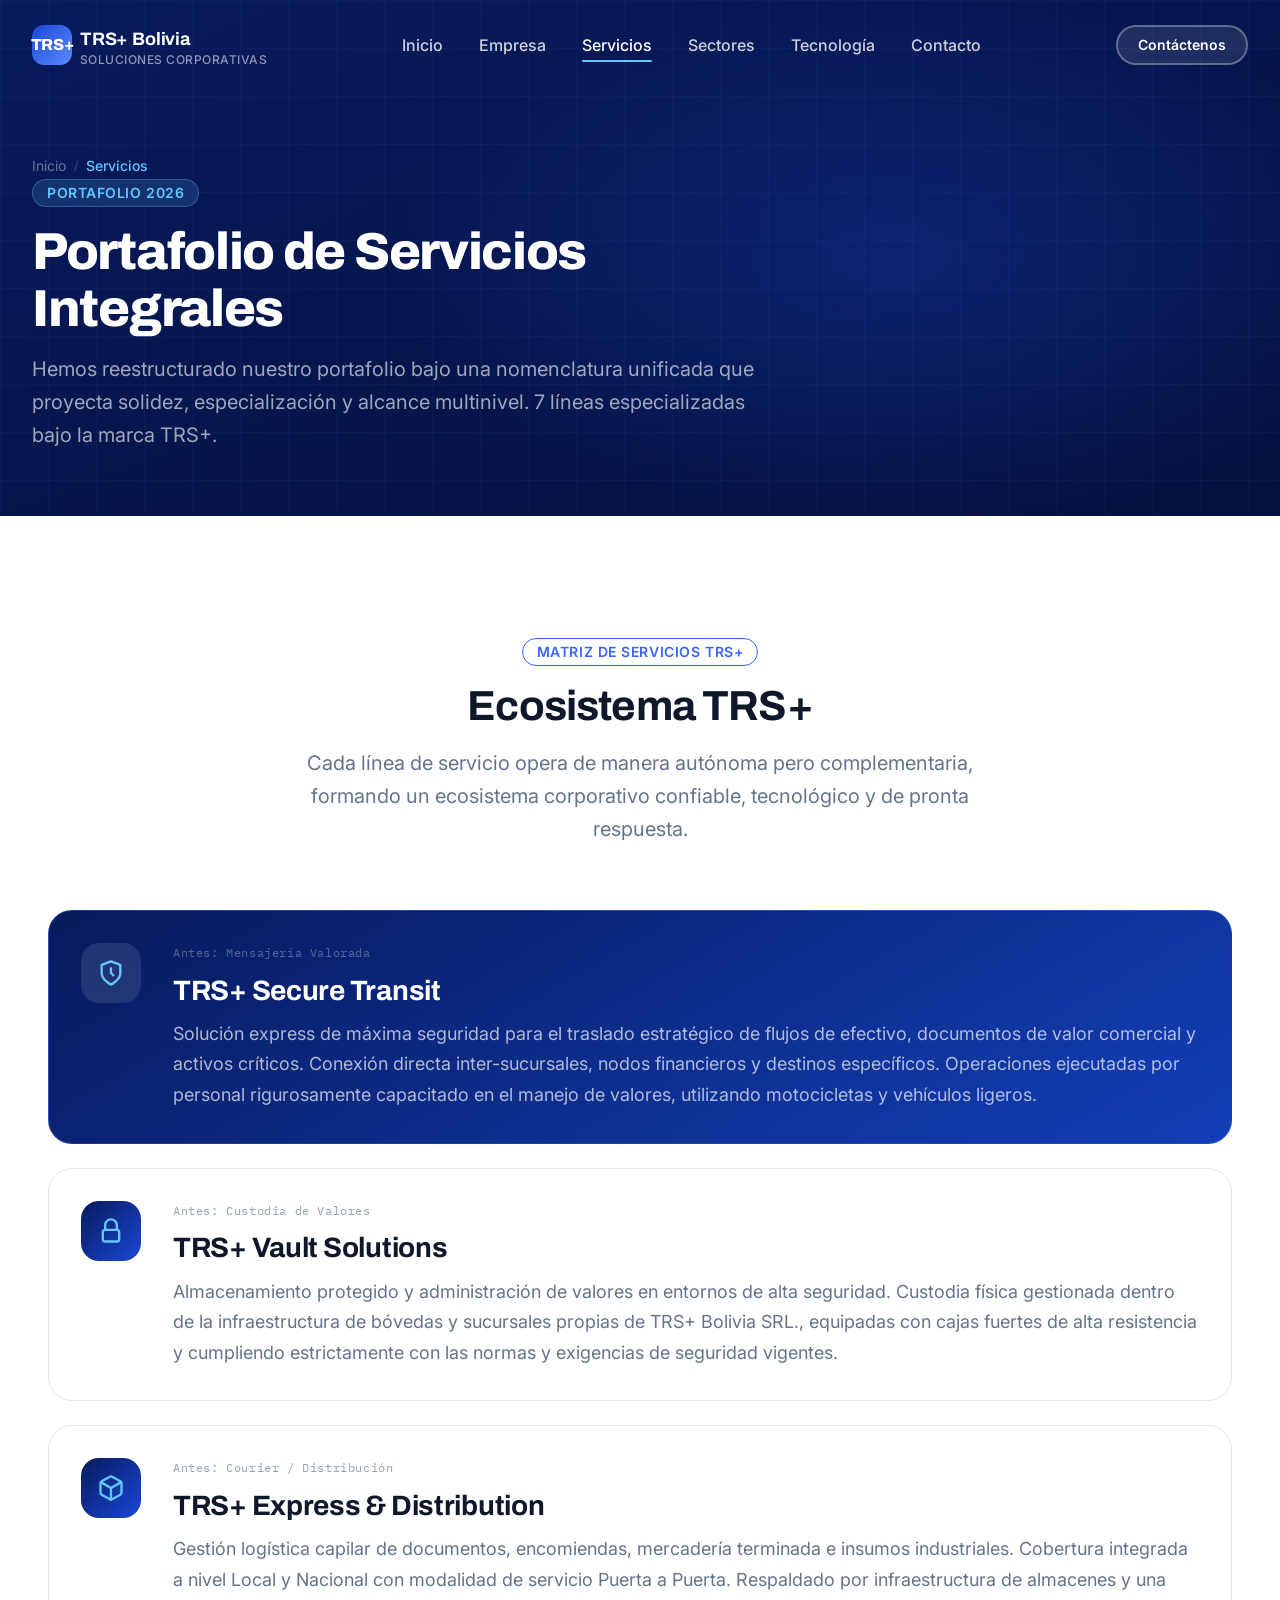
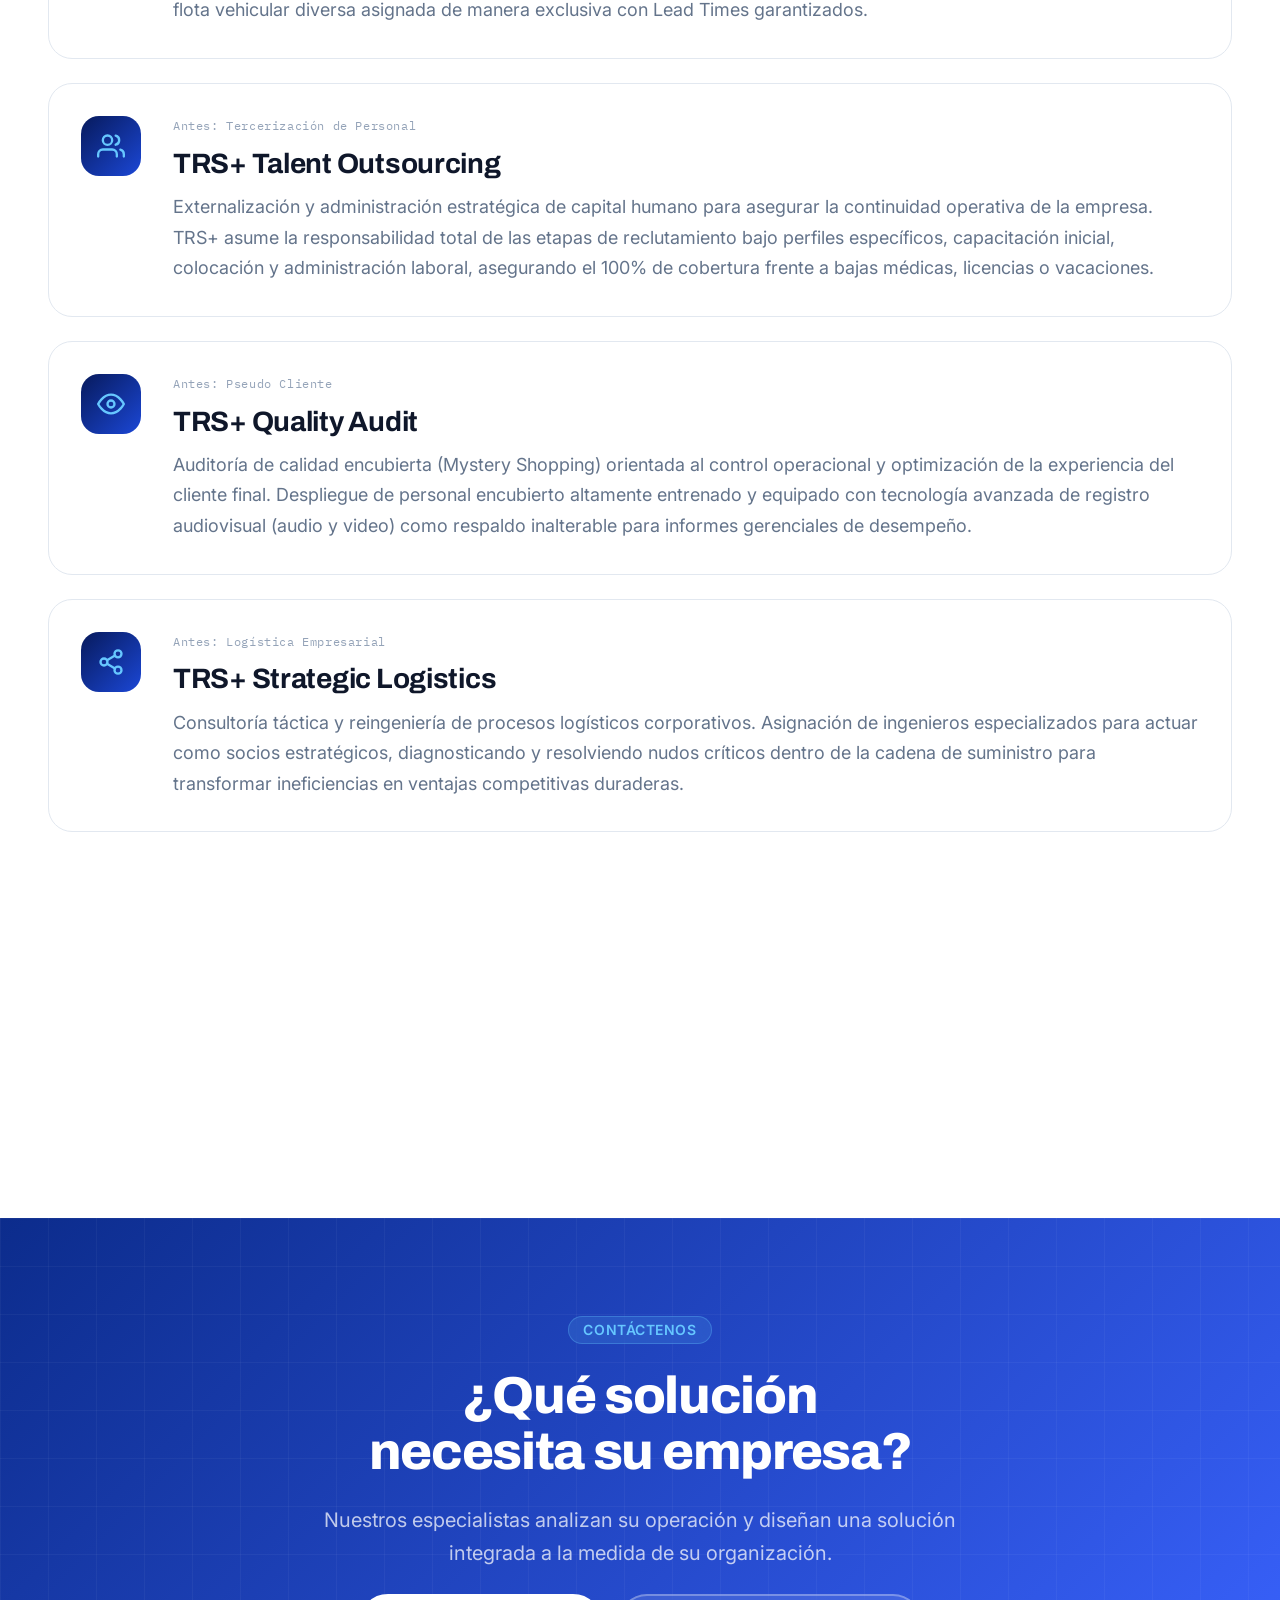
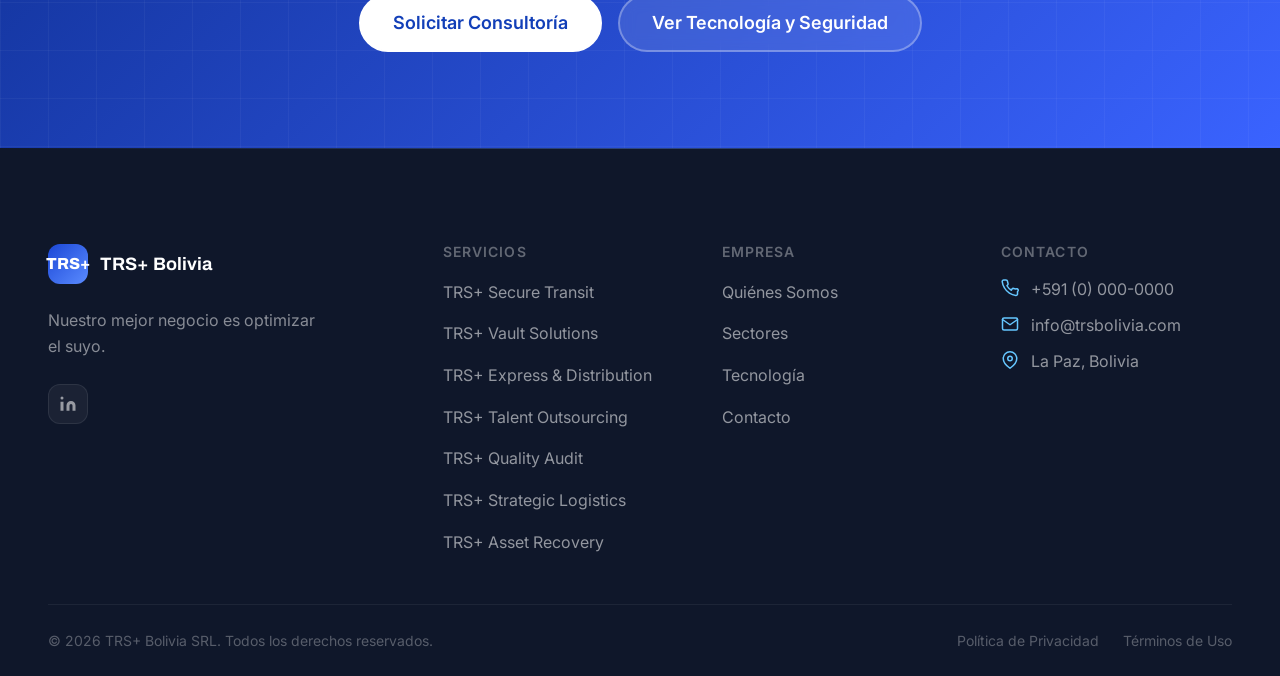
<file: servicios.html>
<!DOCTYPE html>
<html lang="es" dir="ltr">

<head>
  <meta charset="UTF-8" />
  <meta name="viewport" content="width=device-width, initial-scale=1.0" />
  <title>Portafolio de Servicios | TRS+ Bolivia</title>
  <meta name="description" content="7 líneas de servicio especializadas bajo la marca TRS+: Secure Transit, Vault Solutions, Express & Distribution, Talent Outsourcing, Quality Audit, Strategic Logistics y Asset Recovery." />
  <meta name="robots" content="index, follow" />
  <link rel="canonical" href="https://www.trsbolivia.com/servicios.html" />
  <meta name="theme-color" content="#071A5C" />
  <meta property="og:title" content="Portafolio de Servicios | TRS+ Bolivia" />
  <meta property="og:description" content="7 líneas de servicio especializadas para resolver las complejidades operativas de su empresa." />
  <meta property="og:url" content="https://www.trsbolivia.com/servicios.html" />
  <meta property="og:type" content="website" />
  <link rel="preconnect" href="https://fonts.googleapis.com" />
  <link rel="preconnect" href="https://fonts.gstatic.com" crossorigin />
  <link href="https://fonts.googleapis.com/css2?family=Archivo:wght@400;500;600;700;800&family=Inter:wght@400;500;600;700&family=IBM+Plex+Mono:wght@400;500&display=swap" rel="stylesheet" />
  <link rel="stylesheet" href="css/reset.css" />
  <link rel="stylesheet" href="css/variables.css" />
  <link rel="stylesheet" href="css/typography.css" />
  <link rel="stylesheet" href="css/layout.css" />
  <link rel="stylesheet" href="css/components.css" />
  <link rel="stylesheet" href="css/animations.css" />
  <link rel="stylesheet" href="css/responsive.css" />
  <link rel="icon" type="image/svg+xml" href="assets/icons/favicon.svg" />
</head>

<body>

  <a class="sr-only" href="#main-content">Saltar al contenido principal</a>

  <!-- NAVBAR -->
  <header class="navbar navbar--transparent" id="navbar" role="banner">
    <div class="navbar__inner">
      <a href="index.html" class="navbar__logo" aria-label="TRS+ Bolivia — Inicio">
        <div class="navbar__logo-mark" aria-hidden="true">TRS+</div>
        <div>
          <span class="navbar__logo-text">TRS+ Bolivia</span>
          <span class="navbar__logo-sub">Soluciones Corporativas</span>
        </div>
      </a>
      <nav class="navbar__nav" aria-label="Navegación principal">
        <ul class="navbar__nav-list" role="list">
          <li><a href="index.html"      class="navbar__nav-link">Inicio</a></li>
          <li><a href="empresa.html"    class="navbar__nav-link">Empresa</a></li>
          <li><a href="servicios.html"  class="navbar__nav-link" aria-current="page">Servicios</a></li>
          <li><a href="sectores.html"   class="navbar__nav-link">Sectores</a></li>
          <li><a href="tecnologia.html" class="navbar__nav-link">Tecnología</a></li>
          <li><a href="contacto.html"   class="navbar__nav-link">Contacto</a></li>
        </ul>
      </nav>
      <div class="navbar__actions">
        <a href="contacto.html" class="btn btn--ghost btn--sm">Contáctenos</a>
        <button class="navbar__hamburger" id="hamburger-btn" aria-controls="mobile-menu" aria-expanded="false" aria-label="Abrir menú de navegación" type="button">
          <span class="navbar__hamburger-line" aria-hidden="true"></span>
          <span class="navbar__hamburger-line" aria-hidden="true"></span>
          <span class="navbar__hamburger-line" aria-hidden="true"></span>
        </button>
      </div>
    </div>
  </header>

  <!-- MOBILE MENU -->
  <div class="mobile-menu" id="mobile-menu" role="dialog" aria-modal="true" aria-label="Menú de navegación" aria-hidden="true">
    <nav aria-label="Navegación móvil">
      <ul class="mobile-menu__nav-list" role="list">
        <li><a href="index.html"      class="mobile-menu__nav-link">Inicio</a></li>
        <li><a href="empresa.html"    class="mobile-menu__nav-link">Empresa</a></li>
        <li><a href="servicios.html"  class="mobile-menu__nav-link" aria-current="page">Servicios</a></li>
        <li><a href="sectores.html"   class="mobile-menu__nav-link">Sectores</a></li>
        <li><a href="tecnologia.html" class="mobile-menu__nav-link">Tecnología</a></li>
        <li><a href="contacto.html"   class="mobile-menu__nav-link">Contacto</a></li>
      </ul>
    </nav>
    <div class="mobile-menu__footer">
      <a href="contacto.html" class="btn btn--primary btn--full">Solicitar Consultoría</a>
    </div>
  </div>

  <main id="main-content">

    <!-- PAGE HEADER -->
    <div class="page-header">
      <div class="page-header__bg" aria-hidden="true">
        <div class="page-header__bg-gradient"></div>
        <div class="page-header__bg-grid"></div>
      </div>
      <div class="page-header__inner">
        <nav class="breadcrumb" aria-label="Ruta de navegación">
          <a href="index.html" class="breadcrumb__link">Inicio</a>
          <span class="breadcrumb__sep" aria-hidden="true">/</span>
          <span class="breadcrumb__current" aria-current="page">Servicios</span>
        </nav>
        <div class="page-header__badge">
          <span class="badge badge--glass">Portafolio 2026</span>
        </div>
        <h1 class="page-header__title">Portafolio de Servicios Integrales</h1>
        <p class="page-header__description">
          Hemos reestructurado nuestro portafolio bajo una nomenclatura unificada que proyecta
          solidez, especialización y alcance multinivel. 7 líneas especializadas bajo la marca TRS+.
        </p>
      </div>
    </div>

    <!-- SERVICIOS -->
    <section class="section section--lg" id="servicios-lista" aria-labelledby="servicios-title">
      <div class="container">

        <header class="section-header section-header--center reveal">
          <div class="section-header__badge">
            <span class="badge badge--outline">Matriz de Servicios TRS+</span>
          </div>
          <h2 class="section-header__title" id="servicios-title">
            Ecosistema TRS+
          </h2>
          <p class="section-header__description">
            Cada línea de servicio opera de manera autónoma pero complementaria,
            formando un ecosistema corporativo confiable, tecnológico y de pronta respuesta.
          </p>
        </header>

        <div class="service-detail-list reveal-stagger">

          <!-- 1. TRS+ Secure Transit -->
          <article class="service-detail-card service-detail-card--featured" id="secure-transit">
            <div class="service-detail-card__icon" aria-hidden="true">
              <svg viewBox="0 0 24 24" fill="none" stroke="currentColor" stroke-width="2" stroke-linecap="round" stroke-linejoin="round" aria-hidden="true">
                <path d="M12 22s8-4 8-10V5l-8-3-8 3v7c0 6 8 10 8 10z"/>
                <path d="M12 8v4l2 2"/>
              </svg>
            </div>
            <div class="service-detail-card__body">
              <span class="service-detail-card__legacy">Antes: Mensajería Valorada</span>
              <h2 class="service-detail-card__title">TRS+ Secure Transit</h2>
              <p class="service-detail-card__description">
                Solución express de máxima seguridad para el traslado estratégico de flujos
                de efectivo, documentos de valor comercial y activos críticos. Conexión directa
                inter-sucursales, nodos financieros y destinos específicos. Operaciones ejecutadas
                por personal rigurosamente capacitado en el manejo de valores, utilizando
                motocicletas y vehículos ligeros.
              </p>
            </div>
          </article>

          <!-- 2. TRS+ Vault Solutions -->
          <article class="service-detail-card" id="vault-solutions">
            <div class="service-detail-card__icon" aria-hidden="true">
              <svg viewBox="0 0 24 24" fill="none" stroke="currentColor" stroke-width="2" stroke-linecap="round" stroke-linejoin="round" aria-hidden="true">
                <rect x="5" y="11" width="14" height="10" rx="2" ry="2"/>
                <path d="M7 11V7a5 5 0 0 1 10 0v4"/>
              </svg>
            </div>
            <div class="service-detail-card__body">
              <span class="service-detail-card__legacy">Antes: Custodia de Valores</span>
              <h2 class="service-detail-card__title">TRS+ Vault Solutions</h2>
              <p class="service-detail-card__description">
                Almacenamiento protegido y administración de valores en entornos de alta seguridad.
                Custodia física gestionada dentro de la infraestructura de bóvedas y sucursales
                propias de TRS+ Bolivia SRL., equipadas con cajas fuertes de alta resistencia
                y cumpliendo estrictamente con las normas y exigencias de seguridad vigentes.
              </p>
            </div>
          </article>

          <!-- 3. TRS+ Express & Distribution -->
          <article class="service-detail-card" id="express">
            <div class="service-detail-card__icon" aria-hidden="true">
              <svg viewBox="0 0 24 24" fill="none" stroke="currentColor" stroke-width="2" stroke-linecap="round" stroke-linejoin="round" aria-hidden="true">
                <path d="M21 16V8a2 2 0 0 0-1-1.73l-7-4a2 2 0 0 0-2 0l-7 4A2 2 0 0 0 3 8v8a2 2 0 0 0 1 1.73l7 4a2 2 0 0 0 2 0l7-4A2 2 0 0 0 21 16z"/>
                <polyline points="3.27 6.96 12 12.01 20.73 6.96"/>
                <line x1="12" y1="22.08" x2="12" y2="12"/>
              </svg>
            </div>
            <div class="service-detail-card__body">
              <span class="service-detail-card__legacy">Antes: Courier / Distribución</span>
              <h2 class="service-detail-card__title">TRS+ Express &amp; Distribution</h2>
              <p class="service-detail-card__description">
                Gestión logística capilar de documentos, encomiendas, mercadería terminada e
                insumos industriales. Cobertura integrada a nivel Local y Nacional con modalidad
                de servicio Puerta a Puerta. Respaldado por infraestructura de almacenes y una
                flota vehicular diversa asignada de manera exclusiva con Lead Times garantizados.
              </p>
            </div>
          </article>

          <!-- 4. TRS+ Talent Outsourcing -->
          <article class="service-detail-card" id="talent-outsourcing">
            <div class="service-detail-card__icon" aria-hidden="true">
              <svg viewBox="0 0 24 24" fill="none" stroke="currentColor" stroke-width="2" stroke-linecap="round" stroke-linejoin="round" aria-hidden="true">
                <path d="M17 21v-2a4 4 0 0 0-4-4H5a4 4 0 0 0-4 4v2"/>
                <circle cx="9" cy="7" r="4"/>
                <path d="M23 21v-2a4 4 0 0 0-3-3.87"/>
                <path d="M16 3.13a4 4 0 0 1 0 7.75"/>
              </svg>
            </div>
            <div class="service-detail-card__body">
              <span class="service-detail-card__legacy">Antes: Tercerización de Personal</span>
              <h2 class="service-detail-card__title">TRS+ Talent Outsourcing</h2>
              <p class="service-detail-card__description">
                Externalización y administración estratégica de capital humano para asegurar
                la continuidad operativa de la empresa. TRS+ asume la responsabilidad total
                de las etapas de reclutamiento bajo perfiles específicos, capacitación inicial,
                colocación y administración laboral, asegurando el 100% de cobertura frente
                a bajas médicas, licencias o vacaciones.
              </p>
            </div>
          </article>

          <!-- 5. TRS+ Quality Audit -->
          <article class="service-detail-card" id="quality-audit">
            <div class="service-detail-card__icon" aria-hidden="true">
              <svg viewBox="0 0 24 24" fill="none" stroke="currentColor" stroke-width="2" stroke-linecap="round" stroke-linejoin="round" aria-hidden="true">
                <path d="M1 12s4-8 11-8 11 8 11 8-4 8-11 8-11-8-11-8z"/>
                <circle cx="12" cy="12" r="3"/>
              </svg>
            </div>
            <div class="service-detail-card__body">
              <span class="service-detail-card__legacy">Antes: Pseudo Cliente</span>
              <h2 class="service-detail-card__title">TRS+ Quality Audit</h2>
              <p class="service-detail-card__description">
                Auditoría de calidad encubierta (Mystery Shopping) orientada al control
                operacional y optimización de la experiencia del cliente final. Despliegue
                de personal encubierto altamente entrenado y equipado con tecnología avanzada
                de registro audiovisual (audio y video) como respaldo inalterable para
                informes gerenciales de desempeño.
              </p>
            </div>
          </article>

          <!-- 6. TRS+ Strategic Logistics -->
          <article class="service-detail-card" id="strategic-logistics">
            <div class="service-detail-card__icon" aria-hidden="true">
              <svg viewBox="0 0 24 24" fill="none" stroke="currentColor" stroke-width="2" stroke-linecap="round" stroke-linejoin="round" aria-hidden="true">
                <circle cx="18" cy="5" r="3"/>
                <circle cx="6" cy="12" r="3"/>
                <circle cx="18" cy="19" r="3"/>
                <line x1="8.59" y1="13.51" x2="15.42" y2="17.49"/>
                <line x1="15.41" y1="6.51" x2="8.59" y2="10.49"/>
              </svg>
            </div>
            <div class="service-detail-card__body">
              <span class="service-detail-card__legacy">Antes: Logística Empresarial</span>
              <h2 class="service-detail-card__title">TRS+ Strategic Logistics</h2>
              <p class="service-detail-card__description">
                Consultoría táctica y reingeniería de procesos logísticos corporativos.
                Asignación de ingenieros especializados para actuar como socios estratégicos,
                diagnosticando y resolviendo nudos críticos dentro de la cadena de suministro
                para transformar ineficiencias en ventajas competitivas duraderas.
              </p>
            </div>
          </article>

          <!-- 7. TRS+ Asset Recovery & Reverse Logistics -->
          <article class="service-detail-card service-detail-card--new" id="asset-recovery">
            <div class="service-detail-card__icon" aria-hidden="true">
              <svg viewBox="0 0 24 24" fill="none" stroke="currentColor" stroke-width="2" stroke-linecap="round" stroke-linejoin="round" aria-hidden="true">
                <polyline points="1 4 1 10 7 10"/>
                <path d="M3.51 15a9 9 0 1 0 .49-3.51"/>
              </svg>
            </div>
            <div class="service-detail-card__body">
              <span class="service-detail-card__new-pill">Nueva Vertical Estratégica</span>
              <h2 class="service-detail-card__title">TRS+ Asset Recovery &amp; Reverse Logistics</h2>
              <p class="service-detail-card__description">
                Logística inversa integral y gestión técnica de retornos comerciales.
                Recolección sistematizada de devoluciones, gestión de garantías de productos
                de consumo, retorno de embalajes industriales (pallets, contenedores) y
                destrucción certificada de archivos confidenciales o hardware obsoleto.
                El socio absoluto del ciclo comercial.
              </p>
            </div>
          </article>

        </div>
      </div>
    </section>

    <!-- CTA -->
    <section class="cta-section" id="contacto-cta" aria-labelledby="cta-title">
      <div class="container">
        <div class="cta__inner reveal">
          <div class="cta__badge"><span class="badge badge--glass">Contáctenos</span></div>
          <h2 class="cta__headline" id="cta-title">¿Qué solución<br />necesita su empresa?</h2>
          <p class="cta__description">Nuestros especialistas analizan su operación y diseñan una solución integrada a la medida de su organización.</p>
          <div class="cta__actions">
            <a href="contacto.html" class="btn btn--white btn--lg">Solicitar Consultoría</a>
            <a href="tecnologia.html" class="btn btn--ghost btn--lg">Ver Tecnología y Seguridad</a>
          </div>
        </div>
      </div>
    </section>

  </main>

  <!-- FOOTER -->
  <footer class="footer" id="footer" role="contentinfo">
    <div class="container">
      <div class="footer__top">
        <div class="footer__brand">
          <a href="index.html" class="footer__logo" aria-label="TRS+ Bolivia — Inicio">
            <div class="footer__logo-mark" aria-hidden="true">TRS+</div>
            <span class="footer__logo-text">TRS+ Bolivia</span>
          </a>
          <p class="footer__tagline">Nuestro mejor negocio es optimizar el suyo.</p>
          <nav class="footer__social" aria-label="Redes sociales">
            <a href="https://www.linkedin.com/company/trs-bolivia" class="footer__social-link" target="_blank" rel="noopener noreferrer" aria-label="TRS+ Bolivia en LinkedIn">
              <svg viewBox="0 0 24 24" fill="currentColor" aria-hidden="true"><path d="M16 8a6 6 0 0 1 6 6v7h-4v-7a2 2 0 0 0-2-2 2 2 0 0 0-2 2v7h-4v-7a6 6 0 0 1 6-6z"/><rect x="2" y="9" width="4" height="12"/><circle cx="4" cy="4" r="2"/></svg>
            </a>
          </nav>
        </div>
        <div class="footer__col">
          <h3 class="footer__col-title">Servicios</h3>
          <ul class="footer__link-list" role="list">
            <li><a href="servicios.html#secure-transit"      class="footer__link">TRS+ Secure Transit</a></li>
            <li><a href="servicios.html#vault-solutions"     class="footer__link">TRS+ Vault Solutions</a></li>
            <li><a href="servicios.html#express"             class="footer__link">TRS+ Express &amp; Distribution</a></li>
            <li><a href="servicios.html#talent-outsourcing"  class="footer__link">TRS+ Talent Outsourcing</a></li>
            <li><a href="servicios.html#quality-audit"       class="footer__link">TRS+ Quality Audit</a></li>
            <li><a href="servicios.html#strategic-logistics" class="footer__link">TRS+ Strategic Logistics</a></li>
            <li><a href="servicios.html#asset-recovery"      class="footer__link">TRS+ Asset Recovery</a></li>
          </ul>
        </div>
        <div class="footer__col">
          <h3 class="footer__col-title">Empresa</h3>
          <ul class="footer__link-list" role="list">
            <li><a href="empresa.html"    class="footer__link">Quiénes Somos</a></li>
            <li><a href="sectores.html"   class="footer__link">Sectores</a></li>
            <li><a href="tecnologia.html" class="footer__link">Tecnología</a></li>
            <li><a href="contacto.html"   class="footer__link">Contacto</a></li>
          </ul>
        </div>
        <div class="footer__col">
          <h3 class="footer__col-title">Contacto</h3>
          <address class="footer__address">
            <div class="footer__contact-item">
              <svg class="footer__contact-icon" viewBox="0 0 24 24" fill="none" stroke="currentColor" stroke-width="2" stroke-linecap="round" stroke-linejoin="round" aria-hidden="true"><path d="M22 16.92v3a2 2 0 0 1-2.18 2 19.79 19.79 0 0 1-8.63-3.07A19.5 19.5 0 0 1 4.69 12 19.79 19.79 0 0 1 1.61 3.42 2 2 0 0 1 3.6 1.23h3a2 2 0 0 1 2 1.72 12.84 12.84 0 0 0 .7 2.81 2 2 0 0 1-.45 2.11L7.91 9a16 16 0 0 0 6 6l.91-1.91a2 2 0 0 1 2.11-.45 12.84 12.84 0 0 0 2.81.7A2 2 0 0 1 22 16.92z"/></svg>
              <a href="tel:+59100000000" class="footer__link footer__link--inline">+591 (0) 000-0000</a>
            </div>
            <div class="footer__contact-item">
              <svg class="footer__contact-icon" viewBox="0 0 24 24" fill="none" stroke="currentColor" stroke-width="2" stroke-linecap="round" stroke-linejoin="round" aria-hidden="true"><path d="M4 4h16c1.1 0 2 .9 2 2v12c0 1.1-.9 2-2 2H4c-1.1 0-2-.9-2-2V6c0-1.1.9-2 2-2z"/><polyline points="22,6 12,13 2,6"/></svg>
              <a href="mailto:info@trsbolivia.com" class="footer__link footer__link--inline">info@trsbolivia.com</a>
            </div>
            <div class="footer__contact-item">
              <svg class="footer__contact-icon" viewBox="0 0 24 24" fill="none" stroke="currentColor" stroke-width="2" stroke-linecap="round" stroke-linejoin="round" aria-hidden="true"><path d="M21 10c0 7-9 13-9 13s-9-6-9-13a9 9 0 0 1 18 0z"/><circle cx="12" cy="10" r="3"/></svg>
              <span>La Paz, Bolivia</span>
            </div>
          </address>
        </div>
      </div>
      <div class="footer__bottom">
        <p class="footer__copyright">&copy; <span id="footer-year">2024</span> TRS+ Bolivia SRL. Todos los derechos reservados.</p>
        <nav class="footer__legal" aria-label="Enlaces legales">
          <a href="#" class="footer__legal-link">Política de Privacidad</a>
          <a href="#" class="footer__legal-link">Términos de Uso</a>
        </nav>
      </div>
    </div>
  </footer>

  <script type="module" src="js/app.js"></script>
  <script>document.getElementById('footer-year').textContent = new Date().getFullYear();</script>

</body>
</html>
</file>
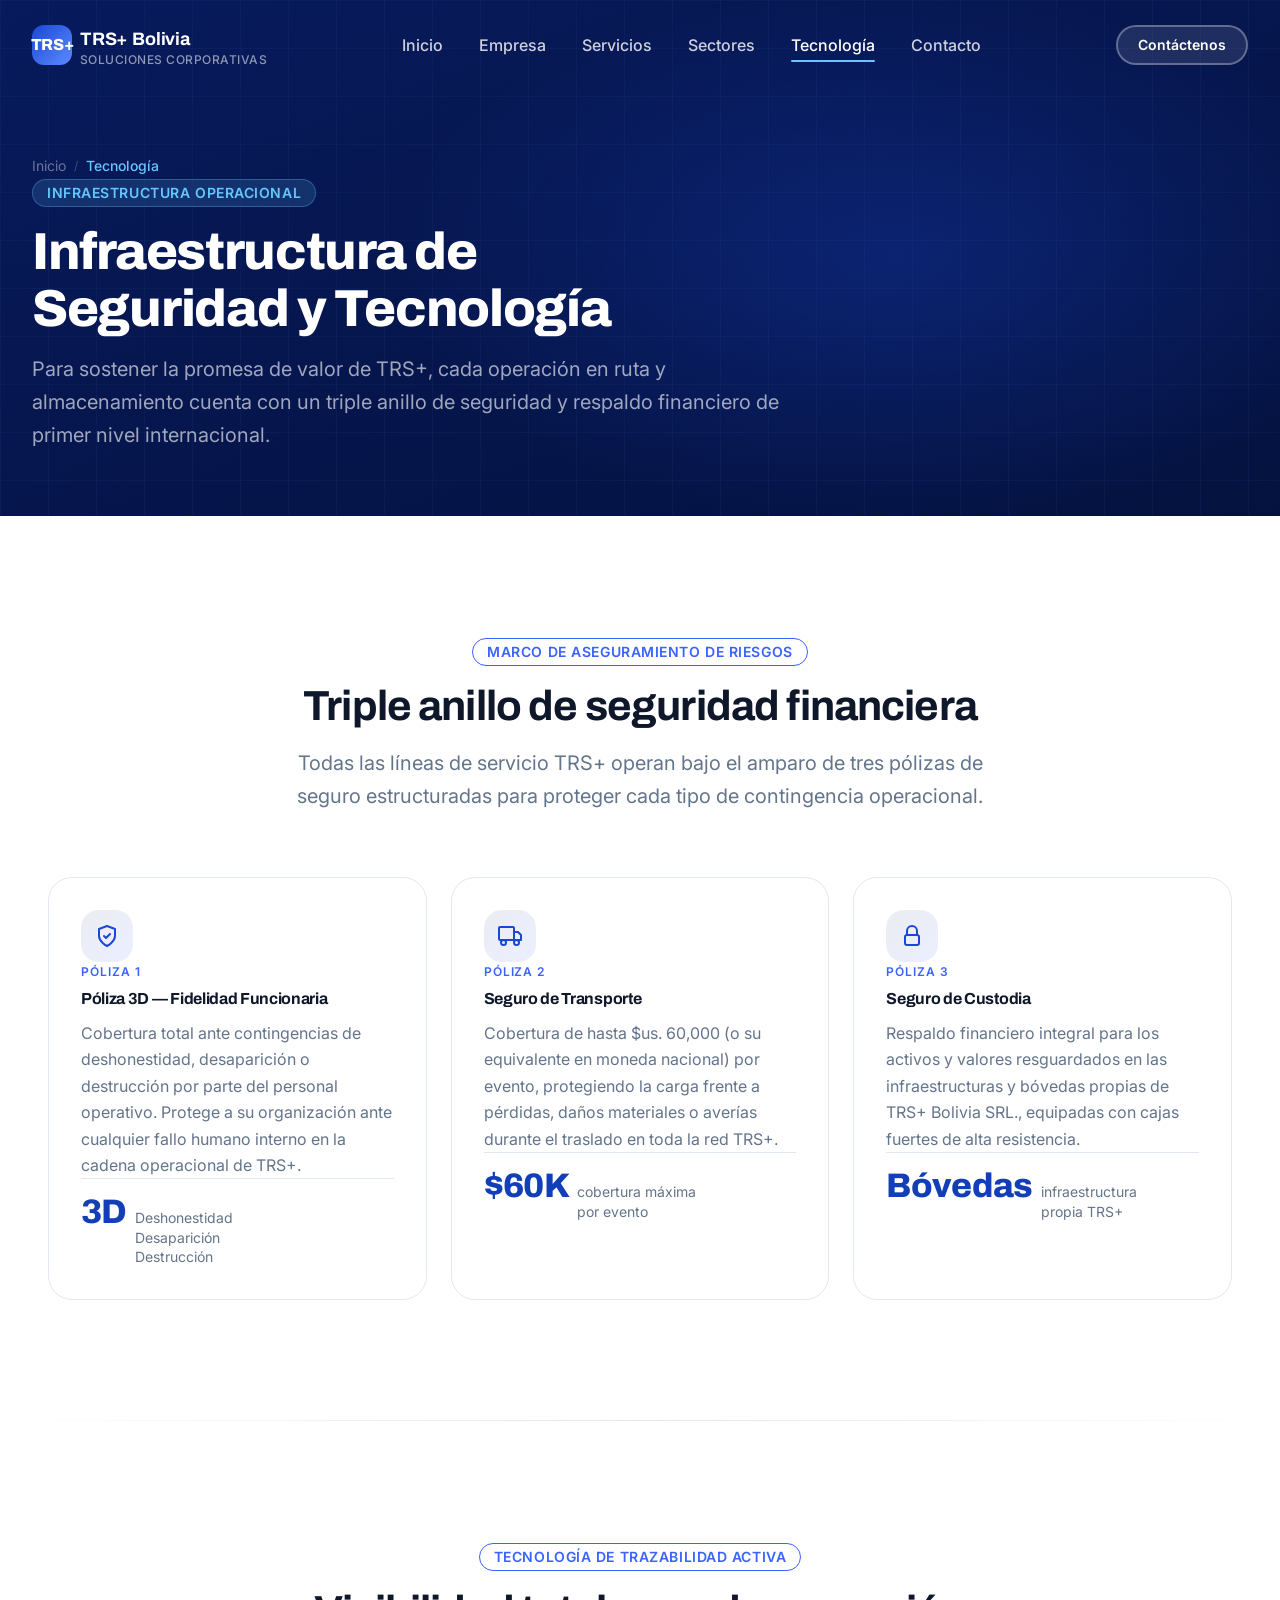
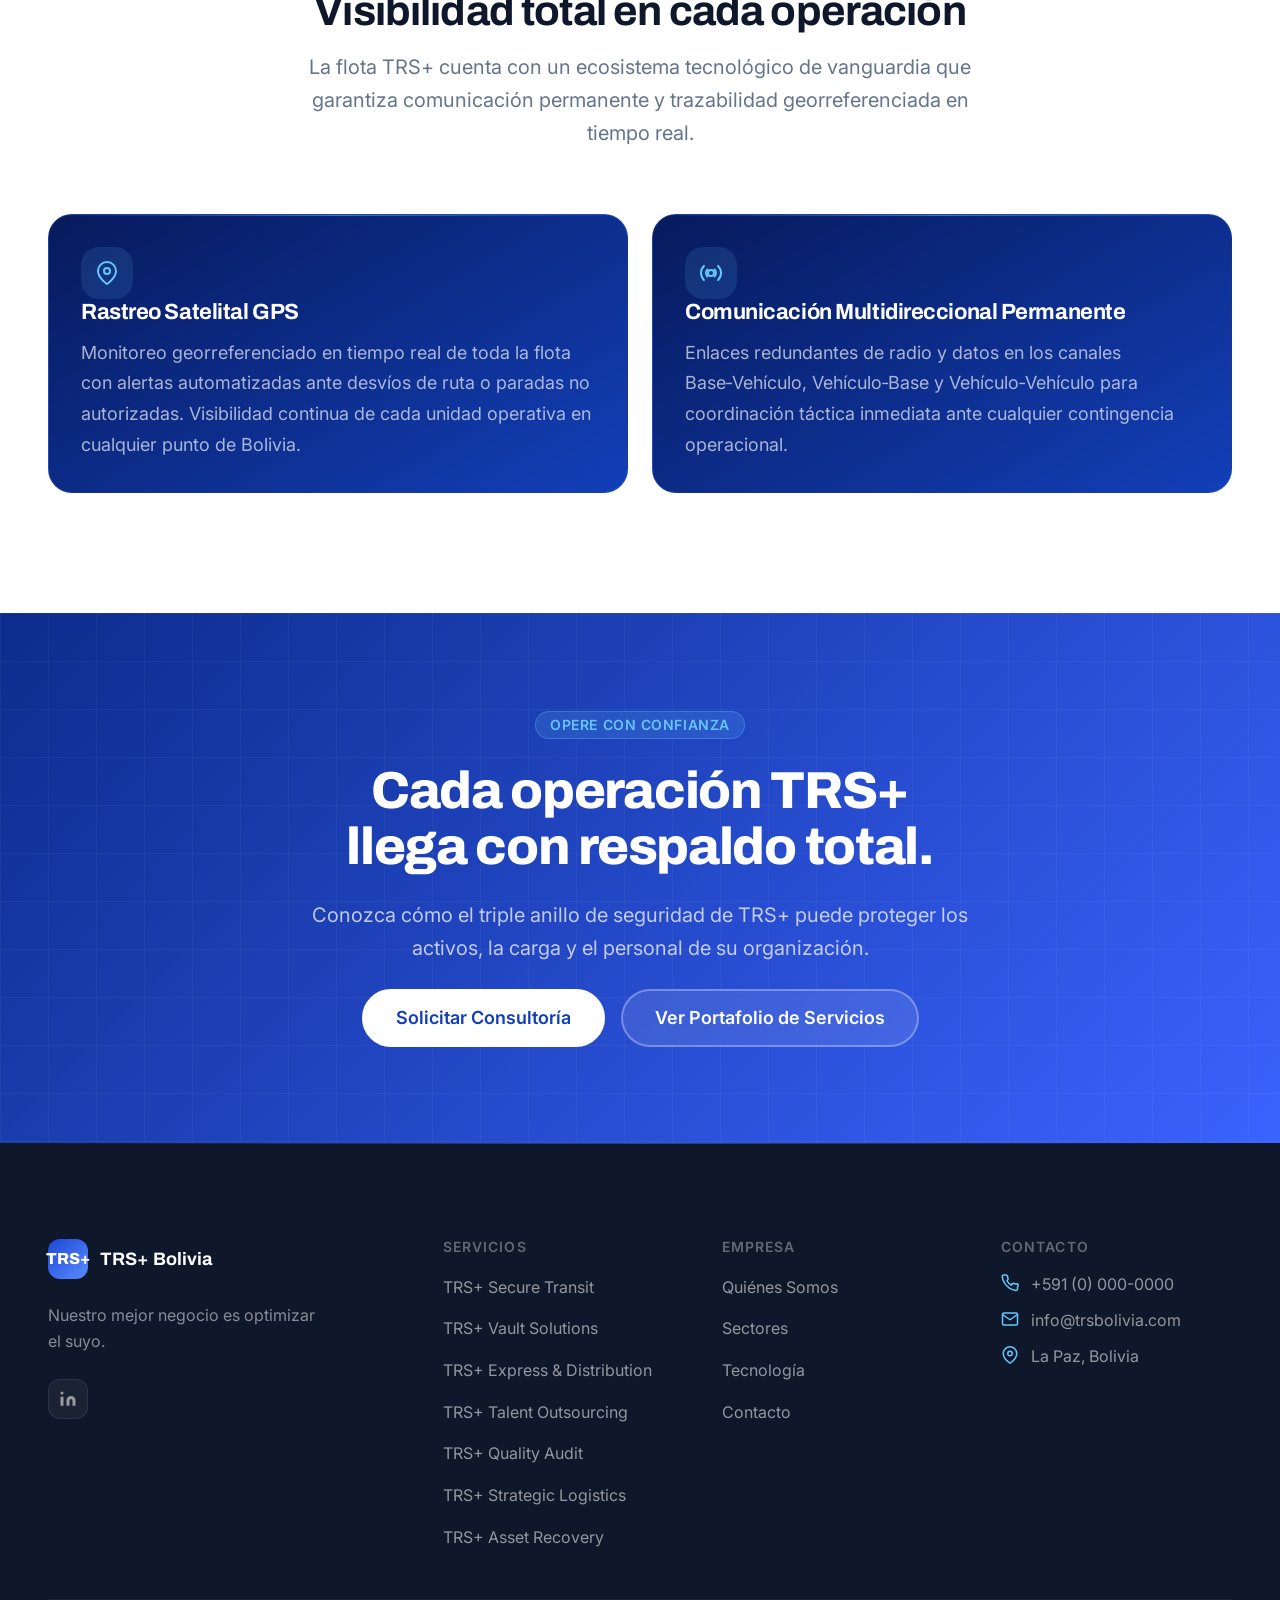
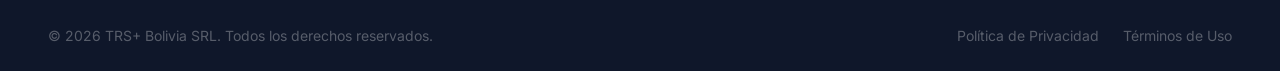
<file: tecnologia.html>
<!DOCTYPE html>
<html lang="es" dir="ltr">

<head>
  <meta charset="UTF-8" />
  <meta name="viewport" content="width=device-width, initial-scale=1.0" />
  <title>Infraestructura de Seguridad y Tecnología | TRS+ Bolivia</title>
  <meta name="description" content="Cada operación TRS+ opera bajo un triple anillo de seguridad: Póliza 3D, Seguro de Transporte ($us 60,000/evento), Seguro de Custodia, rastreo GPS satelital y comunicación multidireccional permanente." />
  <meta name="robots" content="index, follow" />
  <link rel="canonical" href="https://www.trsbolivia.com/tecnologia.html" />
  <meta name="theme-color" content="#071A5C" />
  <meta property="og:title" content="Infraestructura de Seguridad y Tecnología | TRS+ Bolivia" />
  <meta property="og:description" content="Triple anillo de seguridad: pólizas de primer nivel internacional y tecnología de trazabilidad activa." />
  <meta property="og:url" content="https://www.trsbolivia.com/tecnologia.html" />
  <meta property="og:type" content="website" />
  <link rel="preconnect" href="https://fonts.googleapis.com" />
  <link rel="preconnect" href="https://fonts.gstatic.com" crossorigin />
  <link href="https://fonts.googleapis.com/css2?family=Archivo:wght@400;500;600;700;800&family=Inter:wght@400;500;600;700&family=IBM+Plex+Mono:wght@400;500&display=swap" rel="stylesheet" />
  <link rel="stylesheet" href="css/reset.css" />
  <link rel="stylesheet" href="css/variables.css" />
  <link rel="stylesheet" href="css/typography.css" />
  <link rel="stylesheet" href="css/layout.css" />
  <link rel="stylesheet" href="css/components.css" />
  <link rel="stylesheet" href="css/animations.css" />
  <link rel="stylesheet" href="css/responsive.css" />
  <link rel="icon" type="image/svg+xml" href="assets/icons/favicon.svg" />
</head>

<body>

  <a class="sr-only" href="#main-content">Saltar al contenido principal</a>

  <!-- NAVBAR -->
  <header class="navbar navbar--transparent" id="navbar" role="banner">
    <div class="navbar__inner">
      <a href="index.html" class="navbar__logo" aria-label="TRS+ Bolivia — Inicio">
        <div class="navbar__logo-mark" aria-hidden="true">TRS+</div>
        <div>
          <span class="navbar__logo-text">TRS+ Bolivia</span>
          <span class="navbar__logo-sub">Soluciones Corporativas</span>
        </div>
      </a>
      <nav class="navbar__nav" aria-label="Navegación principal">
        <ul class="navbar__nav-list" role="list">
          <li><a href="index.html"      class="navbar__nav-link">Inicio</a></li>
          <li><a href="empresa.html"    class="navbar__nav-link">Empresa</a></li>
          <li><a href="servicios.html"  class="navbar__nav-link">Servicios</a></li>
          <li><a href="sectores.html"   class="navbar__nav-link">Sectores</a></li>
          <li><a href="tecnologia.html" class="navbar__nav-link" aria-current="page">Tecnología</a></li>
          <li><a href="contacto.html"   class="navbar__nav-link">Contacto</a></li>
        </ul>
      </nav>
      <div class="navbar__actions">
        <a href="contacto.html" class="btn btn--ghost btn--sm">Contáctenos</a>
        <button class="navbar__hamburger" id="hamburger-btn" aria-controls="mobile-menu" aria-expanded="false" aria-label="Abrir menú de navegación" type="button">
          <span class="navbar__hamburger-line" aria-hidden="true"></span>
          <span class="navbar__hamburger-line" aria-hidden="true"></span>
          <span class="navbar__hamburger-line" aria-hidden="true"></span>
        </button>
      </div>
    </div>
  </header>

  <!-- MOBILE MENU -->
  <div class="mobile-menu" id="mobile-menu" role="dialog" aria-modal="true" aria-label="Menú de navegación" aria-hidden="true">
    <nav aria-label="Navegación móvil">
      <ul class="mobile-menu__nav-list" role="list">
        <li><a href="index.html"      class="mobile-menu__nav-link">Inicio</a></li>
        <li><a href="empresa.html"    class="mobile-menu__nav-link">Empresa</a></li>
        <li><a href="servicios.html"  class="mobile-menu__nav-link">Servicios</a></li>
        <li><a href="sectores.html"   class="mobile-menu__nav-link">Sectores</a></li>
        <li><a href="tecnologia.html" class="mobile-menu__nav-link" aria-current="page">Tecnología</a></li>
        <li><a href="contacto.html"   class="mobile-menu__nav-link">Contacto</a></li>
      </ul>
    </nav>
    <div class="mobile-menu__footer">
      <a href="contacto.html" class="btn btn--primary btn--full">Solicitar Consultoría</a>
    </div>
  </div>

  <main id="main-content">

    <!-- PAGE HEADER -->
    <div class="page-header">
      <div class="page-header__bg" aria-hidden="true">
        <div class="page-header__bg-gradient"></div>
        <div class="page-header__bg-grid"></div>
      </div>
      <div class="page-header__inner">
        <nav class="breadcrumb" aria-label="Ruta de navegación">
          <a href="index.html" class="breadcrumb__link">Inicio</a>
          <span class="breadcrumb__sep" aria-hidden="true">/</span>
          <span class="breadcrumb__current" aria-current="page">Tecnología</span>
        </nav>
        <div class="page-header__badge">
          <span class="badge badge--glass">Infraestructura Operacional</span>
        </div>
        <h1 class="page-header__title">Infraestructura de Seguridad y Tecnología</h1>
        <p class="page-header__description">
          Para sostener la promesa de valor de TRS+, cada operación en ruta y almacenamiento
          cuenta con un triple anillo de seguridad y respaldo financiero de primer nivel internacional.
        </p>
      </div>
    </div>

    <!-- MARCO DE ASEGURAMIENTO -->
    <section class="section section--lg" id="seguros" aria-labelledby="seguros-title">
      <div class="container">

        <header class="section-header section-header--center reveal">
          <div class="section-header__badge">
            <span class="badge badge--outline">Marco de Aseguramiento de Riesgos</span>
          </div>
          <h2 class="section-header__title" id="seguros-title">
            Triple anillo de seguridad financiera
          </h2>
          <p class="section-header__description">
            Todas las líneas de servicio TRS+ operan bajo el amparo de tres pólizas
            de seguro estructuradas para proteger cada tipo de contingencia operacional.
          </p>
        </header>

        <div class="security-grid reveal-stagger">

          <!-- Póliza 3D -->
          <article class="security-card">
            <div class="security-card__icon" aria-hidden="true">
              <svg viewBox="0 0 24 24" fill="none" stroke="currentColor" stroke-width="2" stroke-linecap="round" stroke-linejoin="round" aria-hidden="true">
                <path d="M12 22s8-4 8-10V5l-8-3-8 3v7c0 6 8 10 8 10z"/>
                <path d="M9 12l2 2 4-4"/>
              </svg>
            </div>
            <div class="security-card__label">Póliza 1</div>
            <h3 class="security-card__title">Póliza 3D — Fidelidad Funcionaria</h3>
            <p class="security-card__description">
              Cobertura total ante contingencias de deshonestidad, desaparición o
              destrucción por parte del personal operativo. Protege a su organización
              ante cualquier fallo humano interno en la cadena operacional de TRS+.
            </p>
            <div class="security-card__coverage">
              <span class="security-card__coverage-value">3D</span>
              <span class="security-card__coverage-label">Deshonestidad<br/>Desaparición<br/>Destrucción</span>
            </div>
          </article>

          <!-- Seguro de Transporte -->
          <article class="security-card">
            <div class="security-card__icon" aria-hidden="true">
              <svg viewBox="0 0 24 24" fill="none" stroke="currentColor" stroke-width="2" stroke-linecap="round" stroke-linejoin="round" aria-hidden="true">
                <rect x="1" y="3" width="15" height="13" rx="1"/>
                <polygon points="16 8 20 8 23 11 23 16 16 16 16 8"/>
                <circle cx="5.5" cy="18.5" r="2.5"/>
                <circle cx="18.5" cy="18.5" r="2.5"/>
              </svg>
            </div>
            <div class="security-card__label">Póliza 2</div>
            <h3 class="security-card__title">Seguro de Transporte</h3>
            <p class="security-card__description">
              Cobertura de hasta $us. 60,000 (o su equivalente en moneda nacional)
              por evento, protegiendo la carga frente a pérdidas, daños materiales
              o averías durante el traslado en toda la red TRS+.
            </p>
            <div class="security-card__coverage">
              <span class="security-card__coverage-value">$60K</span>
              <span class="security-card__coverage-label">cobertura máxima<br/>por evento</span>
            </div>
          </article>

          <!-- Seguro de Custodia -->
          <article class="security-card">
            <div class="security-card__icon" aria-hidden="true">
              <svg viewBox="0 0 24 24" fill="none" stroke="currentColor" stroke-width="2" stroke-linecap="round" stroke-linejoin="round" aria-hidden="true">
                <rect x="5" y="11" width="14" height="10" rx="2" ry="2"/>
                <path d="M7 11V7a5 5 0 0 1 10 0v4"/>
              </svg>
            </div>
            <div class="security-card__label">Póliza 3</div>
            <h3 class="security-card__title">Seguro de Custodia</h3>
            <p class="security-card__description">
              Respaldo financiero integral para los activos y valores resguardados
              en las infraestructuras y bóvedas propias de TRS+ Bolivia SRL.,
              equipadas con cajas fuertes de alta resistencia.
            </p>
            <div class="security-card__coverage">
              <span class="security-card__coverage-value">Bóvedas</span>
              <span class="security-card__coverage-label">infraestructura<br/>propia TRS+</span>
            </div>
          </article>

        </div>
      </div>
    </section>

    <hr class="section-divider" aria-hidden="true" />

    <!-- TECNOLOGÍA DE TRAZABILIDAD -->
    <section class="section section--lg" id="trazabilidad" aria-labelledby="trazabilidad-title">
      <div class="container">

        <header class="section-header section-header--center reveal">
          <div class="section-header__badge">
            <span class="badge badge--outline">Tecnología de Trazabilidad Activa</span>
          </div>
          <h2 class="section-header__title" id="trazabilidad-title">
            Visibilidad total en cada operación
          </h2>
          <p class="section-header__description">
            La flota TRS+ cuenta con un ecosistema tecnológico de vanguardia
            que garantiza comunicación permanente y trazabilidad georreferenciada
            en tiempo real.
          </p>
        </header>

        <div class="tech-detail-grid reveal-stagger">

          <!-- GPS -->
          <article class="tech-detail-card">
            <div class="tech-detail-card__icon" aria-hidden="true">
              <svg viewBox="0 0 24 24" fill="none" stroke="currentColor" stroke-width="2" stroke-linecap="round" stroke-linejoin="round" aria-hidden="true">
                <path d="M21 10c0 7-9 13-9 13s-9-6-9-13a9 9 0 0 1 18 0z"/>
                <circle cx="12" cy="10" r="3"/>
              </svg>
            </div>
            <h3 class="tech-detail-card__title">Rastreo Satelital GPS</h3>
            <p class="tech-detail-card__description">
              Monitoreo georreferenciado en tiempo real de toda la flota con alertas
              automatizadas ante desvíos de ruta o paradas no autorizadas.
              Visibilidad continua de cada unidad operativa en cualquier punto de Bolivia.
            </p>
          </article>

          <!-- Comunicación Multidireccional -->
          <article class="tech-detail-card">
            <div class="tech-detail-card__icon" aria-hidden="true">
              <svg viewBox="0 0 24 24" fill="none" stroke="currentColor" stroke-width="2" stroke-linecap="round" stroke-linejoin="round" aria-hidden="true">
                <circle cx="12" cy="12" r="3"/>
                <path d="M19.07 4.93a10 10 0 0 1 0 14.14"/>
                <path d="M4.93 4.93a10 10 0 0 0 0 14.14"/>
                <path d="M15.54 8.46a5 5 0 0 1 0 7.07"/>
                <path d="M8.46 8.46a5 5 0 0 0 0 7.07"/>
              </svg>
            </div>
            <h3 class="tech-detail-card__title">Comunicación Multidireccional Permanente</h3>
            <p class="tech-detail-card__description">
              Enlaces redundantes de radio y datos en los canales Base&#8209;Vehículo,
              Vehículo&#8209;Base y Vehículo&#8209;Vehículo para coordinación táctica
              inmediata ante cualquier contingencia operacional.
            </p>
          </article>

        </div>
      </div>
    </section>

    <!-- CTA -->
    <section class="cta-section" id="contacto-cta" aria-labelledby="cta-title">
      <div class="container">
        <div class="cta__inner reveal">
          <div class="cta__badge"><span class="badge badge--glass">Opere con confianza</span></div>
          <h2 class="cta__headline" id="cta-title">
            Cada operación TRS+<br />llega con respaldo total.
          </h2>
          <p class="cta__description">
            Conozca cómo el triple anillo de seguridad de TRS+ puede proteger
            los activos, la carga y el personal de su organización.
          </p>
          <div class="cta__actions">
            <a href="contacto.html" class="btn btn--white btn--lg">Solicitar Consultoría</a>
            <a href="servicios.html" class="btn btn--ghost btn--lg">Ver Portafolio de Servicios</a>
          </div>
        </div>
      </div>
    </section>

  </main>

  <!-- FOOTER -->
  <footer class="footer" id="footer" role="contentinfo">
    <div class="container">
      <div class="footer__top">
        <div class="footer__brand">
          <a href="index.html" class="footer__logo" aria-label="TRS+ Bolivia — Inicio">
            <div class="footer__logo-mark" aria-hidden="true">TRS+</div>
            <span class="footer__logo-text">TRS+ Bolivia</span>
          </a>
          <p class="footer__tagline">Nuestro mejor negocio es optimizar el suyo.</p>
          <nav class="footer__social" aria-label="Redes sociales">
            <a href="https://www.linkedin.com/company/trs-bolivia" class="footer__social-link" target="_blank" rel="noopener noreferrer" aria-label="TRS+ Bolivia en LinkedIn">
              <svg viewBox="0 0 24 24" fill="currentColor" aria-hidden="true"><path d="M16 8a6 6 0 0 1 6 6v7h-4v-7a2 2 0 0 0-2-2 2 2 0 0 0-2 2v7h-4v-7a6 6 0 0 1 6-6z"/><rect x="2" y="9" width="4" height="12"/><circle cx="4" cy="4" r="2"/></svg>
            </a>
          </nav>
        </div>
        <div class="footer__col">
          <h3 class="footer__col-title">Servicios</h3>
          <ul class="footer__link-list" role="list">
            <li><a href="servicios.html#secure-transit"      class="footer__link">TRS+ Secure Transit</a></li>
            <li><a href="servicios.html#vault-solutions"     class="footer__link">TRS+ Vault Solutions</a></li>
            <li><a href="servicios.html#express"             class="footer__link">TRS+ Express &amp; Distribution</a></li>
            <li><a href="servicios.html#talent-outsourcing"  class="footer__link">TRS+ Talent Outsourcing</a></li>
            <li><a href="servicios.html#quality-audit"       class="footer__link">TRS+ Quality Audit</a></li>
            <li><a href="servicios.html#strategic-logistics" class="footer__link">TRS+ Strategic Logistics</a></li>
            <li><a href="servicios.html#asset-recovery"      class="footer__link">TRS+ Asset Recovery</a></li>
          </ul>
        </div>
        <div class="footer__col">
          <h3 class="footer__col-title">Empresa</h3>
          <ul class="footer__link-list" role="list">
            <li><a href="empresa.html"    class="footer__link">Quiénes Somos</a></li>
            <li><a href="sectores.html"   class="footer__link">Sectores</a></li>
            <li><a href="tecnologia.html" class="footer__link">Tecnología</a></li>
            <li><a href="contacto.html"   class="footer__link">Contacto</a></li>
          </ul>
        </div>
        <div class="footer__col">
          <h3 class="footer__col-title">Contacto</h3>
          <address class="footer__address">
            <div class="footer__contact-item">
              <svg class="footer__contact-icon" viewBox="0 0 24 24" fill="none" stroke="currentColor" stroke-width="2" stroke-linecap="round" stroke-linejoin="round" aria-hidden="true"><path d="M22 16.92v3a2 2 0 0 1-2.18 2 19.79 19.79 0 0 1-8.63-3.07A19.5 19.5 0 0 1 4.69 12 19.79 19.79 0 0 1 1.61 3.42 2 2 0 0 1 3.6 1.23h3a2 2 0 0 1 2 1.72 12.84 12.84 0 0 0 .7 2.81 2 2 0 0 1-.45 2.11L7.91 9a16 16 0 0 0 6 6l.91-1.91a2 2 0 0 1 2.11-.45 12.84 12.84 0 0 0 2.81.7A2 2 0 0 1 22 16.92z"/></svg>
              <a href="tel:+59100000000" class="footer__link footer__link--inline">+591 (0) 000-0000</a>
            </div>
            <div class="footer__contact-item">
              <svg class="footer__contact-icon" viewBox="0 0 24 24" fill="none" stroke="currentColor" stroke-width="2" stroke-linecap="round" stroke-linejoin="round" aria-hidden="true"><path d="M4 4h16c1.1 0 2 .9 2 2v12c0 1.1-.9 2-2 2H4c-1.1 0-2-.9-2-2V6c0-1.1.9-2 2-2z"/><polyline points="22,6 12,13 2,6"/></svg>
              <a href="mailto:info@trsbolivia.com" class="footer__link footer__link--inline">info@trsbolivia.com</a>
            </div>
            <div class="footer__contact-item">
              <svg class="footer__contact-icon" viewBox="0 0 24 24" fill="none" stroke="currentColor" stroke-width="2" stroke-linecap="round" stroke-linejoin="round" aria-hidden="true"><path d="M21 10c0 7-9 13-9 13s-9-6-9-13a9 9 0 0 1 18 0z"/><circle cx="12" cy="10" r="3"/></svg>
              <span>La Paz, Bolivia</span>
            </div>
          </address>
        </div>
      </div>
      <div class="footer__bottom">
        <p class="footer__copyright">&copy; <span id="footer-year">2024</span> TRS+ Bolivia SRL. Todos los derechos reservados.</p>
        <nav class="footer__legal" aria-label="Enlaces legales">
          <a href="#" class="footer__legal-link">Política de Privacidad</a>
          <a href="#" class="footer__legal-link">Términos de Uso</a>
        </nav>
      </div>
    </div>
  </footer>

  <script type="module" src="js/app.js"></script>
  <script>document.getElementById('footer-year').textContent = new Date().getFullYear();</script>

</body>
</html>
</file>
<file: css/variables.css>
/* ==========================================================================
   DESIGN SYSTEM — VARIABLES
   TRS+ Bolivia Corporate Platform
   All design tokens are defined here.
   Never use hardcoded values outside this file.
   ========================================================================== */

:root {

  /* --------------------------------------------------------------------------
     COLOR SYSTEM — PRIMARY
     -------------------------------------------------------------------------- */
  --color-primary-900: #071A5C;
  --color-primary-800: #0C2C8C;
  --color-primary-700: #123FB8;
  --color-primary-600: #1B47D6;
  --color-primary-500: #3A63FF;
  --color-primary-400: #5A8BFF;

  /* --------------------------------------------------------------------------
     COLOR SYSTEM — ACCENT
     -------------------------------------------------------------------------- */
  --color-accent:       #66C7FF;
  --color-accent-light: #B8E7FF;

  /* --------------------------------------------------------------------------
     COLOR SYSTEM — SEMANTIC
     -------------------------------------------------------------------------- */
  --color-success: #12B76A;
  --color-warning: #F79009;
  --color-error:   #F04438;

  /* --------------------------------------------------------------------------
     COLOR SYSTEM — NEUTRAL
     -------------------------------------------------------------------------- */
  --color-gray-50:  #F8FAFC;
  --color-gray-100: #F1F5F9;
  --color-gray-200: #E2E8F0;
  --color-gray-300: #CBD5E1;
  --color-gray-400: #94A3B8;
  --color-gray-500: #64748B;
  --color-gray-700: #334155;
  --color-gray-900: #0F172A;

  /* --------------------------------------------------------------------------
     TYPOGRAPHY — FONT FAMILIES
     -------------------------------------------------------------------------- */
  --font-heading: 'Archivo',       sans-serif;
  --font-body:    'Inter',         sans-serif;
  --font-mono:    'IBM Plex Mono', monospace;

  /* --------------------------------------------------------------------------
     TYPOGRAPHY — TYPE SCALE
     -------------------------------------------------------------------------- */
  --text-display:  4.5rem;    /* 72px */
  --text-hero:     4rem;      /* 64px */
  --text-h1:       3.25rem;   /* 52px */
  --text-h2:       2.625rem;  /* 42px */
  --text-h3:       2.125rem;  /* 34px */
  --text-h4:       1.75rem;   /* 28px */
  --text-h5:       1.375rem;  /* 22px */
  --text-body-xl:  1.25rem;   /* 20px */
  --text-body:     1.125rem;  /* 18px */
  --text-small:    1rem;      /* 16px */
  --text-caption:  0.875rem;  /* 14px */
  --text-micro:    0.75rem;   /* 12px */

  /* --------------------------------------------------------------------------
     TYPOGRAPHY — FONT WEIGHTS
     -------------------------------------------------------------------------- */
  --weight-regular:   400;
  --weight-medium:    500;
  --weight-semibold:  600;
  --weight-bold:      700;
  --weight-extrabold: 800;

  /* --------------------------------------------------------------------------
     LAYOUT — CONTAINER WIDTHS
     -------------------------------------------------------------------------- */
  --container-max: 1280px;
  --content-max:    720px;
  --section-max:   1180px;

  /* --------------------------------------------------------------------------
     LAYOUT — GRID
     -------------------------------------------------------------------------- */
  --grid-columns-desktop: 12;
  --grid-columns-tablet:   8;
  --grid-columns-mobile:   4;
  --grid-gap:             2rem;   /* 32px */

  /* --------------------------------------------------------------------------
     SPACING SCALE
     Never use arbitrary values. Always pick from this scale.
     -------------------------------------------------------------------------- */
  --space-1:   0.25rem;   /*   4px */
  --space-2:   0.5rem;    /*   8px */
  --space-3:   0.75rem;   /*  12px */
  --space-4:   1rem;      /*  16px */
  --space-6:   1.5rem;    /*  24px */
  --space-8:   2rem;      /*  32px */
  --space-12:  3rem;      /*  48px */
  --space-16:  4rem;      /*  64px */
  --space-20:  5rem;      /*  80px */
  --space-24:  6rem;      /*  96px */
  --space-30:  7.5rem;    /* 120px */
  --space-40: 10rem;      /* 160px */

  /* --------------------------------------------------------------------------
     BORDER RADIUS
     -------------------------------------------------------------------------- */
  --radius-sm:   8px;
  --radius-md:   12px;
  --radius-lg:   18px;
  --radius-xl:   24px;
  --radius-pill: 999px;

  /* --------------------------------------------------------------------------
     SHADOWS — Three levels only.
     -------------------------------------------------------------------------- */
  --shadow-sm: 0 1px 3px rgba(0, 0, 0, 0.10), 0 1px 2px rgba(0, 0, 0, 0.06);
  --shadow-md: 0 4px 16px rgba(0, 0, 0, 0.14), 0 2px 4px rgba(0, 0, 0, 0.08);
  --shadow-lg: 0 12px 48px rgba(0, 0, 0, 0.22), 0 4px 12px rgba(0, 0, 0, 0.10);

  /* Colored shadow for primary cards */
  --shadow-primary: 0 8px 32px rgba(58, 99, 255, 0.28);

  /* --------------------------------------------------------------------------
     ANIMATION — TIMING
     Never exceed 800ms.
     -------------------------------------------------------------------------- */
  --duration-fast:   150ms;
  --duration-normal: 250ms;
  --duration-slow:   400ms;
  --duration-reveal: 600ms;

  /* --------------------------------------------------------------------------
     ANIMATION — EASING
     -------------------------------------------------------------------------- */
  --ease-out:    cubic-bezier(.22, .61, .36, 1);
  --ease-in-out: cubic-bezier(.45, 0, .55, 1);

  /* --------------------------------------------------------------------------
     NAVBAR
     -------------------------------------------------------------------------- */
  --navbar-height:         90px;
  --navbar-height-scrolled: 72px;

  /* --------------------------------------------------------------------------
     Z-INDEX SCALE
     -------------------------------------------------------------------------- */
  --z-base:    0;
  --z-raised:  10;
  --z-overlay: 100;
  --z-modal:   200;
  --z-navbar:  300;

  /* --------------------------------------------------------------------------
     TRANSITIONS — Composable shorthand values
     -------------------------------------------------------------------------- */
  --transition-fast:   all var(--duration-fast)   var(--ease-out);
  --transition-normal: all var(--duration-normal) var(--ease-out);
  --transition-slow:   all var(--duration-slow)   var(--ease-out);

}
</file>
<file: css/typography.css>
/* ==========================================================================
   TYPOGRAPHY
   TRS+ Bolivia Corporate Platform
   Fonts: Archivo (headings), Inter (body), IBM Plex Mono (technical)
   ========================================================================== */

/* --------------------------------------------------------------------------
   Base Body Typography
   -------------------------------------------------------------------------- */
body {
  font-family: var(--font-body);
  font-size: var(--text-body);
  font-weight: var(--weight-regular);
  color: var(--color-gray-700);
  line-height: 1.65;
}

/* --------------------------------------------------------------------------
   Headings
   -------------------------------------------------------------------------- */
h1,
h2,
h3,
h4,
h5,
h6 {
  font-family: var(--font-heading);
  font-weight: var(--weight-bold);
  line-height: 1.15;
  letter-spacing: -0.02em;
  color: var(--color-gray-900);
}

h1 { font-size: var(--text-h1); }
h2 { font-size: var(--text-h2); }
h3 { font-size: var(--text-h3); }
h4 { font-size: var(--text-h4); }
h5 { font-size: var(--text-h5); }

/* --------------------------------------------------------------------------
   Display & Hero Sizes
   -------------------------------------------------------------------------- */
.text-display {
  font-family: var(--font-heading);
  font-size: var(--text-display);
  font-weight: var(--weight-extrabold);
  line-height: 1.08;
  letter-spacing: -0.03em;
}

.text-hero {
  font-family: var(--font-heading);
  font-size: var(--text-hero);
  font-weight: var(--weight-extrabold);
  line-height: 1.1;
  letter-spacing: -0.025em;
}

/* --------------------------------------------------------------------------
   Body Text Variants
   -------------------------------------------------------------------------- */
.text-body-xl {
  font-size: var(--text-body-xl);
  line-height: 1.6;
}

.text-body {
  font-size: var(--text-body);
  line-height: 1.65;
}

.text-small {
  font-size: var(--text-small);
  line-height: 1.6;
}

.text-caption {
  font-size: var(--text-caption);
  line-height: 1.5;
}

.text-micro {
  font-size: var(--text-micro);
  line-height: 1.4;
  letter-spacing: 0.02em;
}

/* --------------------------------------------------------------------------
   Technical / Mono
   -------------------------------------------------------------------------- */
.text-mono {
  font-family: var(--font-mono);
  font-size: var(--text-caption);
  letter-spacing: 0.04em;
}

/* --------------------------------------------------------------------------
   Weight Utilities
   -------------------------------------------------------------------------- */
.font-regular   { font-weight: var(--weight-regular); }
.font-medium    { font-weight: var(--weight-medium); }
.font-semibold  { font-weight: var(--weight-semibold); }
.font-bold      { font-weight: var(--weight-bold); }
.font-extrabold { font-weight: var(--weight-extrabold); }

/* --------------------------------------------------------------------------
   Color Utilities
   -------------------------------------------------------------------------- */
.text-primary   { color: var(--color-primary-500); }
.text-accent    { color: var(--color-accent); }
.text-muted     { color: var(--color-gray-500); }
.text-inverse   { color: var(--color-gray-50); }
.text-dark      { color: var(--color-gray-900); }

/* --------------------------------------------------------------------------
   Alignment
   -------------------------------------------------------------------------- */
.text-center { text-align: center; }
.text-left   { text-align: left; }
.text-right  { text-align: right; }

/* --------------------------------------------------------------------------
   Paragraph Spacing
   -------------------------------------------------------------------------- */
p + p {
  margin-top: var(--space-4);
}

/* --------------------------------------------------------------------------
   Strong
   -------------------------------------------------------------------------- */
strong {
  font-weight: var(--weight-semibold);
  color: var(--color-gray-900);
}
</file>
<file: css/layout.css>
/* ==========================================================================
   LAYOUT
   TRS+ Bolivia Corporate Platform
   Container, Grid, Spacing, Positioning utilities
   ========================================================================== */

/* --------------------------------------------------------------------------
   Container
   -------------------------------------------------------------------------- */
.container {
  width: 100%;
  max-width: var(--container-max);
  margin-inline: auto;
  padding-inline: var(--space-8);
}

.container--narrow {
  max-width: var(--content-max);
}

.container--section {
  max-width: var(--section-max);
}

/* --------------------------------------------------------------------------
   Section Structure
   Every section follows: container > section-header > section-content
   -------------------------------------------------------------------------- */
.section {
  padding-block: var(--space-24);
}

.section--lg {
  padding-block: var(--space-30);
}

.section--sm {
  padding-block: var(--space-16);
}

/* --------------------------------------------------------------------------
   Section Header
   Badge → Title → Supporting Paragraph → Optional CTA
   -------------------------------------------------------------------------- */
.section-header {
  margin-bottom: var(--space-16);
  max-width: var(--content-max);
}

.section-header--center {
  text-align: center;
  margin-inline: auto;
}

.section-header__badge {
  margin-bottom: var(--space-4);
}

.section-header__title {
  margin-bottom: var(--space-4);
}

.section-header__description {
  color: var(--color-gray-500);
  font-size: var(--text-body-xl);
  max-width: 60ch;
}

.section-header--center .section-header__description {
  margin-inline: auto;
}

/* --------------------------------------------------------------------------
   Grid System
   -------------------------------------------------------------------------- */
.grid {
  display: grid;
  gap: var(--grid-gap);
}

.grid--2 { grid-template-columns: repeat(2, 1fr); }
.grid--3 { grid-template-columns: repeat(3, 1fr); }
.grid--4 { grid-template-columns: repeat(4, 1fr); }

.grid--hero {
  grid-template-columns: 1fr 0.85fr;
  gap: var(--space-16);
  align-items: center;
}

/* --------------------------------------------------------------------------
   Flex Utilities
   -------------------------------------------------------------------------- */
.flex         { display: flex; }
.flex-center  { display: flex; align-items: center; justify-content: center; }
.flex-between { display: flex; align-items: center; justify-content: space-between; }
.flex-col     { display: flex; flex-direction: column; }
.flex-wrap    { flex-wrap: wrap; }
.gap-2        { gap: var(--space-2); }
.gap-3        { gap: var(--space-3); }
.gap-4        { gap: var(--space-4); }
.gap-6        { gap: var(--space-6); }
.gap-8        { gap: var(--space-8); }

/* --------------------------------------------------------------------------
   Spacing Utilities
   -------------------------------------------------------------------------- */
.mt-2  { margin-top: var(--space-2); }
.mt-4  { margin-top: var(--space-4); }
.mt-6  { margin-top: var(--space-6); }
.mt-8  { margin-top: var(--space-8); }
.mt-12 { margin-top: var(--space-12); }
.mt-16 { margin-top: var(--space-16); }

.mb-4  { margin-bottom: var(--space-4); }
.mb-6  { margin-bottom: var(--space-6); }
.mb-8  { margin-bottom: var(--space-8); }

/* --------------------------------------------------------------------------
   Visibility
   -------------------------------------------------------------------------- */
.sr-only {
  position: absolute;
  width: 1px;
  height: 1px;
  padding: 0;
  margin: -1px;
  overflow: hidden;
  clip: rect(0, 0, 0, 0);
  white-space: nowrap;
  border: 0;
}
</file>
<file: css/components.css>
/* ==========================================================================
   COMPONENTS
   TRS+ Bolivia Corporate Platform
   Navbar, Hero, Buttons, Badges, Cards, Footer, Trust Cards
   ========================================================================== */


/* ==========================================================================
   COMPONENT: BUTTON
   Variants: primary, secondary, ghost
   Sizes: sm, md (default), lg
   ========================================================================== */

.btn {
  display: inline-flex;
  align-items: center;
  justify-content: center;
  gap: var(--space-2);
  font-family: var(--font-body);
  font-size: var(--text-small);
  font-weight: var(--weight-semibold);
  line-height: 1;
  text-decoration: none;
  border: 2px solid transparent;
  border-radius: var(--radius-pill);
  padding: 0.875rem 1.75rem;
  min-height: 48px;
  cursor: pointer;
  white-space: nowrap;
  transition: transform var(--duration-normal) var(--ease-out),
              box-shadow var(--duration-normal) var(--ease-out),
              background-color var(--duration-normal) var(--ease-out),
              border-color var(--duration-normal) var(--ease-out),
              filter var(--duration-normal) var(--ease-out);
  outline: none;
  position: relative;
  overflow: hidden;
}

.btn:focus-visible {
  outline: 3px solid var(--color-accent);
  outline-offset: 3px;
}

/* Primary */
.btn--primary {
  background-color: var(--color-primary-500);
  color: #ffffff;
  border-color: var(--color-primary-500);
}

.btn--primary:hover {
  transform: translateY(-2px);
  filter: brightness(1.08);
  box-shadow: var(--shadow-primary);
}

.btn--primary:active {
  transform: scale(0.98);
  transition-duration: var(--duration-fast);
}

/* Secondary */
.btn--secondary {
  background-color: transparent;
  color: var(--color-primary-500);
  border-color: var(--color-primary-500);
}

.btn--secondary:hover {
  transform: translateY(-2px);
  background-color: rgba(58, 99, 255, 0.06);
  box-shadow: var(--shadow-sm);
}

.btn--secondary:active {
  transform: scale(0.98);
}

/* Ghost (for dark backgrounds) */
.btn--ghost {
  background-color: rgba(255, 255, 255, 0.10);
  color: #ffffff;
  border-color: rgba(255, 255, 255, 0.30);
  backdrop-filter: blur(8px);
}

.btn--ghost:hover {
  background-color: rgba(255, 255, 255, 0.18);
  border-color: rgba(255, 255, 255, 0.50);
  transform: translateY(-2px);
}

/* Sizes */
.btn--sm {
  font-size: var(--text-caption);
  padding: 0.625rem 1.25rem;
  min-height: 40px;
}

.btn--lg {
  font-size: var(--text-body);
  padding: 1.125rem 2rem;
  min-height: 56px;
}

/* Full width — mobile menu CTA */
.btn--full {
  width: 100%;
  justify-content: center;
}


/* ============================================================================
   SPRINT 3 — INNER PAGE COMPONENTS
   Page Header · Breadcrumb · Principle List · Service Detail ·
   Sector Card · Security Card · Contact Form
   ============================================================================ */


/* ==========================================================================
   PAGE HEADER — shared across all inner pages
   ========================================================================== */

.page-header {
  position: relative;
  background-color: var(--color-primary-900);
  padding-top: var(--navbar-height);
  overflow: hidden;
}

.page-header__bg {
  position: absolute;
  inset: 0;
  pointer-events: none;
}

.page-header__bg-gradient {
  position: absolute;
  inset: 0;
  background:
    radial-gradient(ellipse 60% 80% at 70% 50%, rgba(27, 71, 214, 0.28) 0%, transparent 65%),
    linear-gradient(160deg, var(--color-primary-900) 0%, #04123F 100%);
}

.page-header__bg-grid {
  position: absolute;
  inset: 0;
  background-image:
    linear-gradient(rgba(90, 139, 255, 0.05) 1px, transparent 1px),
    linear-gradient(90deg, rgba(90, 139, 255, 0.05) 1px, transparent 1px);
  background-size: 48px 48px;
}

.page-header__inner {
  position: relative;
  z-index: var(--z-raised);
  max-width: var(--container-max);
  margin-inline: auto;
  padding: var(--space-16) var(--space-8);
}

.page-header__badge {
  margin-bottom: var(--space-4);
}

.page-header__title {
  font-family: var(--font-heading);
  font-size: var(--text-h1);
  font-weight: var(--weight-extrabold);
  color: #ffffff;
  letter-spacing: -0.025em;
  line-height: 1.1;
  margin-bottom: var(--space-4);
  max-width: 20ch;
}

.page-header__description {
  font-size: var(--text-body-xl);
  color: rgba(255, 255, 255, 0.62);
  max-width: 58ch;
  line-height: 1.65;
}


/* ==========================================================================
   BREADCRUMB
   ========================================================================== */

.breadcrumb {
  display: flex;
  align-items: center;
  gap: var(--space-2);
  margin-bottom: var(--space-5);
  font-size: var(--text-caption);
}

.breadcrumb__link {
  color: rgba(255, 255, 255, 0.40);
  transition: color var(--duration-normal) var(--ease-out);
}

.breadcrumb__link:hover {
  color: rgba(255, 255, 255, 0.75);
}

.breadcrumb__link:focus-visible {
  outline: 2px solid var(--color-accent);
  outline-offset: 2px;
  border-radius: 2px;
}

.breadcrumb__sep {
  color: rgba(255, 255, 255, 0.22);
  font-size: var(--text-micro);
}

.breadcrumb__current {
  color: var(--color-accent);
  font-weight: var(--weight-medium);
}


/* ==========================================================================
   PRINCIPLE LIST — The TRS+ Way (empresa.html)
   ========================================================================== */

.principle-list {
  display: flex;
  flex-direction: column;
  gap: var(--space-4);
}

.principle-item {
  display: flex;
  gap: var(--space-5);
  padding: var(--space-6);
  background-color: var(--color-gray-50);
  border: 1px solid var(--color-gray-200);
  border-radius: var(--radius-xl);
  transition: border-color var(--duration-normal) var(--ease-out),
              box-shadow var(--duration-normal) var(--ease-out),
              transform var(--duration-normal) var(--ease-out);
}

.principle-item:hover {
  border-color: var(--color-primary-300);
  box-shadow: var(--shadow-sm);
  transform: translateX(4px);
}

.principle-item__number {
  width: 40px;
  height: 40px;
  border-radius: var(--radius-md);
  background: linear-gradient(135deg, var(--color-primary-900), var(--color-primary-600));
  color: #ffffff;
  display: flex;
  align-items: center;
  justify-content: center;
  font-family: var(--font-heading);
  font-size: var(--text-small);
  font-weight: var(--weight-bold);
  flex-shrink: 0;
}

.principle-item__content {
  flex: 1;
}

.principle-item__title {
  font-family: var(--font-heading);
  font-size: var(--text-small);
  font-weight: var(--weight-bold);
  color: var(--color-gray-900);
  margin-bottom: var(--space-2);
}

.principle-item__text {
  font-size: var(--text-small);
  color: var(--color-gray-500);
  line-height: 1.65;
}


/* ==========================================================================
   SERVICE DETAIL CARD — servicios.html
   ========================================================================== */

.service-detail-list {
  display: flex;
  flex-direction: column;
  gap: var(--space-6);
}

.service-detail-card {
  display: grid;
  grid-template-columns: 68px 1fr;
  gap: var(--space-6);
  background-color: #ffffff;
  border: 1px solid var(--color-gray-200);
  border-radius: var(--radius-xl);
  padding: var(--space-8);
  position: relative;
  overflow: hidden;
  transition: border-color var(--duration-normal) var(--ease-out),
              box-shadow var(--duration-normal) var(--ease-out);
}

.service-detail-card::before {
  content: '';
  position: absolute;
  top: 0;
  left: 0;
  width: 4px;
  height: 100%;
  background: linear-gradient(180deg, var(--color-primary-600), var(--color-accent));
  opacity: 0;
  transition: opacity var(--duration-normal) var(--ease-out);
}

.service-detail-card:hover {
  border-color: var(--color-primary-300);
  box-shadow: var(--shadow-md);
}

.service-detail-card:hover::before {
  opacity: 1;
}

.service-detail-card--featured {
  background: linear-gradient(150deg, var(--color-primary-900), var(--color-primary-700));
  border-color: rgba(90, 139, 255, 0.25);
}

.service-detail-card--featured:hover {
  border-color: rgba(102, 199, 255, 0.40);
  box-shadow: var(--shadow-primary);
}

.service-detail-card--new {
  background: linear-gradient(150deg, #04123F, var(--color-primary-800));
  border-color: rgba(18, 183, 106, 0.25);
}

.service-detail-card--new:hover {
  border-color: rgba(18, 183, 106, 0.45);
}

.service-detail-card__icon {
  width: 60px;
  height: 60px;
  border-radius: var(--radius-lg);
  background: linear-gradient(135deg, var(--color-primary-900), var(--color-primary-600));
  display: flex;
  align-items: center;
  justify-content: center;
  color: var(--color-accent);
  flex-shrink: 0;
  align-self: flex-start;
}

.service-detail-card--featured .service-detail-card__icon,
.service-detail-card--new .service-detail-card__icon {
  background: rgba(255, 255, 255, 0.10);
}

.service-detail-card__icon svg {
  width: 28px;
  height: 28px;
}

.service-detail-card__body {
  display: flex;
  flex-direction: column;
  gap: var(--space-3);
}

.service-detail-card__legacy {
  font-family: var(--font-mono);
  font-size: var(--text-micro);
  letter-spacing: 0.05em;
  color: var(--color-gray-400);
}

.service-detail-card--featured .service-detail-card__legacy,
.service-detail-card--new .service-detail-card__legacy {
  color: rgba(255, 255, 255, 0.30);
}

.service-detail-card__title {
  font-family: var(--font-heading);
  font-size: var(--text-h4);
  font-weight: var(--weight-bold);
  color: var(--color-gray-900);
  line-height: 1.15;
  letter-spacing: -0.01em;
}

.service-detail-card--featured .service-detail-card__title,
.service-detail-card--new .service-detail-card__title {
  color: #ffffff;
}

.service-detail-card__description {
  font-size: var(--text-body);
  color: var(--color-gray-500);
  line-height: 1.70;
}

.service-detail-card--featured .service-detail-card__description,
.service-detail-card--new .service-detail-card__description {
  color: rgba(255, 255, 255, 0.68);
}

.service-detail-card__new-pill {
  display: inline-flex;
  align-items: center;
  gap: var(--space-1);
  font-size: var(--text-micro);
  font-weight: var(--weight-semibold);
  letter-spacing: 0.08em;
  text-transform: uppercase;
  color: var(--color-success);
  background-color: rgba(18, 183, 106, 0.12);
  border: 1px solid rgba(18, 183, 106, 0.28);
  border-radius: var(--radius-pill);
  padding: 3px 10px;
  width: fit-content;
}


/* ==========================================================================
   SECTOR CARD — sectores.html
   ========================================================================== */

.sector-grid {
  display: grid;
  grid-template-columns: repeat(2, 1fr);
  gap: var(--space-6);
}

.sector-card {
  background-color: #ffffff;
  border: 1px solid var(--color-gray-200);
  border-radius: var(--radius-xl);
  overflow: hidden;
  transition: transform var(--duration-normal) var(--ease-out),
              box-shadow var(--duration-normal) var(--ease-out),
              border-color var(--duration-normal) var(--ease-out);
}

.sector-card:hover {
  transform: translateY(-6px);
  box-shadow: var(--shadow-md);
  border-color: var(--color-primary-300);
}

.sector-card__header {
  background: linear-gradient(135deg, var(--color-primary-900), var(--color-primary-700));
  padding: var(--space-6);
  display: flex;
  align-items: center;
  gap: var(--space-4);
}

.sector-card__icon {
  width: 48px;
  height: 48px;
  border-radius: var(--radius-md);
  background: rgba(255, 255, 255, 0.10);
  display: flex;
  align-items: center;
  justify-content: center;
  color: var(--color-accent);
  flex-shrink: 0;
}

.sector-card__icon svg {
  width: 22px;
  height: 22px;
}

.sector-card__name {
  font-family: var(--font-heading);
  font-size: var(--text-h5);
  font-weight: var(--weight-bold);
  color: #ffffff;
}

.sector-card__body {
  padding: var(--space-6);
  display: flex;
  flex-direction: column;
  gap: var(--space-5);
}

.sector-card__description {
  font-size: var(--text-small);
  color: var(--color-gray-600);
  line-height: 1.65;
}

.sector-card__services-title {
  font-size: var(--text-micro);
  font-weight: var(--weight-semibold);
  letter-spacing: 0.08em;
  text-transform: uppercase;
  color: var(--color-gray-400);
  margin-bottom: var(--space-2);
}

.sector-tag-list {
  display: flex;
  flex-wrap: wrap;
  gap: var(--space-2);
}

.sector-tag {
  font-size: 11px;
  font-weight: var(--weight-medium);
  color: var(--color-primary-700);
  background-color: rgba(58, 99, 255, 0.06);
  border: 1px solid rgba(58, 99, 255, 0.15);
  border-radius: var(--radius-pill);
  padding: 4px 12px;
}


/* ==========================================================================
   SECURITY CARD — tecnologia.html
   ========================================================================== */

.security-grid {
  display: grid;
  grid-template-columns: repeat(3, 1fr);
  gap: var(--space-6);
}

.security-card {
  background-color: #ffffff;
  border: 1px solid var(--color-gray-200);
  border-radius: var(--radius-xl);
  padding: var(--space-8);
  position: relative;
  overflow: hidden;
  transition: transform var(--duration-normal) var(--ease-out),
              border-color var(--duration-normal) var(--ease-out),
              box-shadow var(--duration-normal) var(--ease-out);
}

.security-card::before {
  content: '';
  position: absolute;
  top: 0;
  left: 0;
  right: 0;
  height: 3px;
  background: linear-gradient(90deg, var(--color-primary-600), var(--color-accent));
  opacity: 0;
  transition: opacity var(--duration-normal) var(--ease-out);
}

.security-card:hover {
  transform: translateY(-4px);
  border-color: var(--color-primary-300);
  box-shadow: var(--shadow-md);
}

.security-card:hover::before {
  opacity: 1;
}

.security-card__icon {
  width: 52px;
  height: 52px;
  border-radius: var(--radius-lg);
  background: linear-gradient(135deg, rgba(7, 26, 92, 0.08), rgba(58, 99, 255, 0.10));
  display: flex;
  align-items: center;
  justify-content: center;
  color: var(--color-primary-600);
  margin-bottom: var(--space-5);
}

.security-card__icon svg {
  width: 24px;
  height: 24px;
}

.security-card__label {
  font-size: var(--text-micro);
  font-weight: var(--weight-semibold);
  letter-spacing: 0.08em;
  text-transform: uppercase;
  color: var(--color-primary-500);
  margin-bottom: var(--space-2);
}

.security-card__title {
  font-family: var(--font-heading);
  font-size: var(--text-small);
  font-weight: var(--weight-bold);
  color: var(--color-gray-900);
  margin-bottom: var(--space-3);
}

.security-card__description {
  font-size: var(--text-small);
  color: var(--color-gray-500);
  line-height: 1.65;
}

.security-card__coverage {
  display: flex;
  align-items: baseline;
  gap: var(--space-2);
  margin-top: var(--space-5);
  padding-top: var(--space-4);
  border-top: 1px solid var(--color-gray-200);
}

.security-card__coverage-value {
  font-family: var(--font-heading);
  font-size: var(--text-h3);
  font-weight: var(--weight-extrabold);
  color: var(--color-primary-700);
  letter-spacing: -0.02em;
  line-height: 1;
}

.security-card__coverage-label {
  font-size: var(--text-caption);
  color: var(--color-gray-500);
  line-height: 1.4;
}


/* ==========================================================================
   TECHNOLOGY FEATURE ROW — tecnologia.html
   ========================================================================== */

.tech-detail-grid {
  display: grid;
  grid-template-columns: repeat(2, 1fr);
  gap: var(--space-6);
}

.tech-detail-card {
  background: linear-gradient(150deg, var(--color-primary-900), var(--color-primary-700));
  border: 1px solid rgba(90, 139, 255, 0.20);
  border-radius: var(--radius-xl);
  padding: var(--space-8);
  position: relative;
  overflow: hidden;
  transition: border-color var(--duration-normal) var(--ease-out),
              box-shadow var(--duration-normal) var(--ease-out);
}

.tech-detail-card::before {
  content: '';
  position: absolute;
  top: 0;
  left: 0;
  right: 0;
  height: 1px;
  background: linear-gradient(90deg, transparent, rgba(102, 199, 255, 0.50), transparent);
}

.tech-detail-card:hover {
  border-color: rgba(102, 199, 255, 0.35);
  box-shadow: var(--shadow-primary);
}

.tech-detail-card__icon {
  width: 52px;
  height: 52px;
  border-radius: var(--radius-lg);
  background: rgba(102, 199, 255, 0.12);
  display: flex;
  align-items: center;
  justify-content: center;
  color: var(--color-accent);
  margin-bottom: var(--space-5);
}

.tech-detail-card__icon svg {
  width: 24px;
  height: 24px;
}

.tech-detail-card__title {
  font-family: var(--font-heading);
  font-size: var(--text-h5);
  font-weight: var(--weight-bold);
  color: #ffffff;
  margin-bottom: var(--space-3);
  line-height: 1.2;
}

.tech-detail-card__description {
  font-size: var(--text-body);
  color: rgba(255, 255, 255, 0.65);
  line-height: 1.70;
}


/* ==========================================================================
   CONTACT FORM — contacto.html
   ========================================================================== */

.contact-layout {
  display: grid;
  grid-template-columns: 1fr 0.55fr;
  gap: var(--space-16);
  align-items: start;
}

.contact-form {
  display: flex;
  flex-direction: column;
  gap: var(--space-5);
}

.form-row {
  display: grid;
  grid-template-columns: 1fr 1fr;
  gap: var(--space-4);
}

.form-group {
  display: flex;
  flex-direction: column;
  gap: var(--space-2);
}

.form-label {
  font-size: var(--text-small);
  font-weight: var(--weight-medium);
  color: var(--color-gray-700);
}

.form-label--required::after {
  content: ' *';
  color: var(--color-error);
}

.form-input,
.form-select,
.form-textarea {
  width: 100%;
  padding: 0.75rem 1rem;
  font-family: var(--font-body);
  font-size: var(--text-small);
  color: var(--color-gray-900);
  background-color: #ffffff;
  border: 1.5px solid var(--color-gray-200);
  border-radius: var(--radius-md);
  outline: none;
  transition: border-color var(--duration-normal) var(--ease-out),
              box-shadow var(--duration-normal) var(--ease-out);
  min-height: 48px;
  appearance: none;
}

.form-input:focus,
.form-select:focus,
.form-textarea:focus {
  border-color: var(--color-primary-500);
  box-shadow: 0 0 0 3px rgba(58, 99, 255, 0.10);
}

.form-input::placeholder,
.form-textarea::placeholder {
  color: var(--color-gray-400);
}

.form-select {
  background-image: url("data:image/svg+xml,%3Csvg xmlns='http://www.w3.org/2000/svg' width='16' height='16' viewBox='0 0 24 24' fill='none' stroke='%2394A3B8' stroke-width='2' stroke-linecap='round' stroke-linejoin='round'%3E%3Cpolyline points='6 9 12 15 18 9'/%3E%3C/svg%3E");
  background-repeat: no-repeat;
  background-position: right 0.875rem center;
  padding-right: 2.5rem;
  cursor: pointer;
}

.form-textarea {
  min-height: 140px;
  resize: vertical;
  line-height: 1.6;
}

.contact-info-panel {
  position: sticky;
  top: calc(var(--navbar-height-scrolled) + var(--space-6));
  display: flex;
  flex-direction: column;
  gap: var(--space-4);
}

.contact-info-card {
  background-color: var(--color-gray-50);
  border: 1px solid var(--color-gray-200);
  border-radius: var(--radius-xl);
  padding: var(--space-6);
}

.contact-info-card__title {
  font-family: var(--font-heading);
  font-size: var(--text-small);
  font-weight: var(--weight-semibold);
  color: var(--color-gray-900);
  margin-bottom: var(--space-4);
}

.contact-info-item {
  display: flex;
  align-items: flex-start;
  gap: var(--space-3);
  font-size: var(--text-small);
  color: var(--color-gray-600);
  line-height: 1.55;
}

.contact-info-item + .contact-info-item {
  margin-top: var(--space-4);
  padding-top: var(--space-4);
  border-top: 1px solid var(--color-gray-200);
}

.contact-info-item__icon {
  width: 20px;
  height: 20px;
  color: var(--color-primary-500);
  flex-shrink: 0;
  margin-top: 1px;
}

/* Disabled */
.btn:disabled,
.btn[aria-disabled="true"] {
  opacity: 0.5;
  cursor: not-allowed;
  pointer-events: none;
}

/* Loading */
.btn--loading {
  opacity: 0.75;
  cursor: not-allowed;
  pointer-events: none;
}

/* Button group */
.btn-group {
  display: flex;
  flex-wrap: wrap;
  align-items: center;
  gap: var(--space-4);
}


/* ==========================================================================
   COMPONENT: BADGE
   Variants: solid, outline, glass
   ========================================================================== */

.badge {
  display: inline-flex;
  align-items: center;
  gap: var(--space-2);
  font-family: var(--font-body);
  font-size: var(--text-caption);
  font-weight: var(--weight-semibold);
  letter-spacing: 0.04em;
  text-transform: uppercase;
  border-radius: var(--radius-pill);
  padding: 0.375rem 0.875rem;
  line-height: 1;
}

/* Solid */
.badge--solid {
  background-color: var(--color-primary-500);
  color: #ffffff;
}

/* Outline */
.badge--outline {
  background-color: transparent;
  color: var(--color-primary-500);
  border: 1.5px solid var(--color-primary-500);
}

/* Glass (for dark backgrounds) */
.badge--glass {
  background-color: rgba(102, 199, 255, 0.15);
  color: var(--color-accent);
  border: 1px solid rgba(102, 199, 255, 0.30);
  backdrop-filter: blur(8px);
}

.badge__dot {
  width: 6px;
  height: 6px;
  border-radius: 50%;
  background-color: currentColor;
  flex-shrink: 0;
}

.badge__dot--pulse {
  animation: pulse-dot 2s ease-in-out infinite;
}


/* ==========================================================================
   COMPONENT: NAVBAR
   ========================================================================== */

.navbar {
  position: fixed;
  top: 0;
  left: 0;
  right: 0;
  z-index: var(--z-navbar);
  height: var(--navbar-height);
  display: flex;
  align-items: center;
  transition: height var(--duration-normal) var(--ease-out),
              background-color var(--duration-normal) var(--ease-out),
              backdrop-filter var(--duration-normal) var(--ease-out),
              box-shadow var(--duration-normal) var(--ease-out);
}

/* Initial transparent state (on hero) */
.navbar--transparent {
  background-color: transparent;
}

/* Scrolled glass state */
.navbar--scrolled {
  height: var(--navbar-height-scrolled);
  background-color: rgba(7, 26, 92, 0.80);
  backdrop-filter: blur(20px);
  -webkit-backdrop-filter: blur(20px);
  box-shadow: 0 1px 0 rgba(255, 255, 255, 0.06), var(--shadow-md);
}

.navbar__inner {
  display: flex;
  align-items: center;
  justify-content: space-between;
  width: 100%;
  max-width: var(--container-max);
  margin-inline: auto;
  padding-inline: var(--space-8);
  gap: var(--space-8);
}

/* Logo */
.navbar__logo {
  flex-shrink: 0;
  display: flex;
  align-items: center;
  gap: var(--space-2);
  text-decoration: none;
  transition: opacity var(--duration-normal) var(--ease-out);
}

.navbar__logo:hover {
  opacity: 0.85;
}

.navbar__logo:focus-visible {
  outline: 3px solid var(--color-accent);
  outline-offset: 4px;
  border-radius: var(--radius-sm);
}

.navbar__logo-mark {
  width: 40px;
  height: 40px;
  border-radius: var(--radius-md);
  background: linear-gradient(135deg, var(--color-primary-600), var(--color-primary-400));
  display: flex;
  align-items: center;
  justify-content: center;
  font-family: var(--font-heading);
  font-size: var(--text-small);
  font-weight: var(--weight-extrabold);
  color: #ffffff;
  letter-spacing: -0.02em;
  flex-shrink: 0;
  transition: transform var(--duration-normal) var(--ease-out);
}

.navbar--scrolled .navbar__logo-mark {
  width: 36px;
  height: 36px;
}

.navbar__logo-text {
  font-family: var(--font-heading);
  font-size: var(--text-body);
  font-weight: var(--weight-bold);
  color: #ffffff;
  letter-spacing: -0.01em;
}

.navbar__logo-sub {
  font-size: var(--text-micro);
  font-weight: var(--weight-medium);
  color: rgba(255, 255, 255, 0.55);
  letter-spacing: 0.04em;
  text-transform: uppercase;
  display: block;
  line-height: 1;
}

/* Navigation */
.navbar__nav {
  flex: 1;
  display: flex;
  align-items: center;
  justify-content: center;
}

.navbar__nav-list {
  display: flex;
  align-items: center;
  gap: var(--space-1);
}

.navbar__nav-link {
  display: flex;
  align-items: center;
  padding: var(--space-2) var(--space-4);
  font-size: var(--text-small);
  font-weight: var(--weight-medium);
  color: rgba(255, 255, 255, 0.80);
  border-radius: var(--radius-md);
  transition: color var(--duration-normal) var(--ease-out),
              background-color var(--duration-normal) var(--ease-out);
  position: relative;
}

.navbar__nav-link::after {
  content: '';
  position: absolute;
  bottom: 4px;
  left: 50%;
  transform: translateX(-50%) scaleX(0);
  width: calc(100% - 2rem);
  height: 2px;
  background-color: var(--color-accent);
  border-radius: var(--radius-pill);
  transition: transform var(--duration-normal) var(--ease-out);
  transform-origin: center;
}

.navbar__nav-link:hover {
  color: #ffffff;
  background-color: rgba(255, 255, 255, 0.08);
}

.navbar__nav-link:hover::after {
  transform: translateX(-50%) scaleX(1);
}

.navbar__nav-link:focus-visible {
  outline: 3px solid var(--color-accent);
  outline-offset: 2px;
  color: #ffffff;
}

.navbar__nav-link[aria-current="page"] {
  color: #ffffff;
}

.navbar__nav-link[aria-current="page"]::after {
  transform: translateX(-50%) scaleX(1);
}

/* CTA Area */
.navbar__actions {
  flex-shrink: 0;
  display: flex;
  align-items: center;
  gap: var(--space-3);
}

/* Hamburger Button */
.navbar__hamburger {
  display: none;
  flex-direction: column;
  justify-content: center;
  align-items: center;
  width: 44px;
  height: 44px;
  border-radius: var(--radius-md);
  cursor: pointer;
  background: none;
  border: none;
  gap: 5px;
  transition: background-color var(--duration-fast) var(--ease-out);
}

.navbar__hamburger:hover {
  background-color: rgba(255, 255, 255, 0.10);
}

.navbar__hamburger:focus-visible {
  outline: 3px solid var(--color-accent);
  outline-offset: 2px;
}

.navbar__hamburger-line {
  display: block;
  width: 22px;
  height: 2px;
  background-color: #ffffff;
  border-radius: var(--radius-pill);
  transition: transform var(--duration-normal) var(--ease-out),
              opacity var(--duration-normal) var(--ease-out);
  transform-origin: center;
}

/* Hamburger open state */
.navbar__hamburger[aria-expanded="true"] .navbar__hamburger-line:nth-child(1) {
  transform: translateY(7px) rotate(45deg);
}

.navbar__hamburger[aria-expanded="true"] .navbar__hamburger-line:nth-child(2) {
  opacity: 0;
  transform: scaleX(0);
}

.navbar__hamburger[aria-expanded="true"] .navbar__hamburger-line:nth-child(3) {
  transform: translateY(-7px) rotate(-45deg);
}

/* --------------------------------------------------------------------------
   Mobile Menu Overlay
   -------------------------------------------------------------------------- */
.mobile-menu {
  position: fixed;
  inset: 0;
  z-index: calc(var(--z-navbar) - 1);
  background-color: var(--color-primary-900);
  display: flex;
  flex-direction: column;
  padding: var(--space-8);
  padding-top: calc(var(--navbar-height) + var(--space-8));
  opacity: 0;
  pointer-events: none;
  transform: translateY(-8px);
  transition: opacity var(--duration-normal) var(--ease-out),
              transform var(--duration-normal) var(--ease-out);
}

.mobile-menu--open {
  opacity: 1;
  pointer-events: all;
  transform: translateY(0);
}

.mobile-menu__nav-list {
  display: flex;
  flex-direction: column;
  gap: var(--space-2);
  flex: 1;
}

.mobile-menu__nav-link {
  display: flex;
  align-items: center;
  padding: var(--space-4) var(--space-4);
  font-family: var(--font-heading);
  font-size: var(--text-h5);
  font-weight: var(--weight-semibold);
  color: rgba(255, 255, 255, 0.75);
  border-radius: var(--radius-lg);
  transition: color var(--duration-normal) var(--ease-out),
              background-color var(--duration-normal) var(--ease-out),
              padding-left var(--duration-normal) var(--ease-out);
}

.mobile-menu__nav-link:hover,
.mobile-menu__nav-link:focus-visible {
  color: #ffffff;
  background-color: rgba(255, 255, 255, 0.08);
  padding-left: var(--space-6);
}

.mobile-menu__nav-link:focus-visible {
  outline: 3px solid var(--color-accent);
  outline-offset: 2px;
}

.mobile-menu__footer {
  padding-top: var(--space-8);
  border-top: 1px solid rgba(255, 255, 255, 0.10);
}


/* ==========================================================================
   COMPONENT: HERO
   ========================================================================== */

.hero {
  position: relative;
  min-height: 100vh;
  display: flex;
  align-items: center;
  background-color: var(--color-primary-900);
  overflow: hidden;
  padding-top: var(--navbar-height);
}

/* Background layers */
.hero__bg {
  position: absolute;
  inset: 0;
  pointer-events: none;
}

/* Gradient overlay */
.hero__bg-gradient {
  position: absolute;
  inset: 0;
  background:
    radial-gradient(ellipse 80% 60% at 65% 50%, rgba(27, 71, 214, 0.35) 0%, transparent 65%),
    radial-gradient(ellipse 40% 40% at 20% 20%, rgba(12, 44, 140, 0.5) 0%, transparent 60%),
    linear-gradient(165deg, var(--color-primary-900) 0%, #04123F 100%);
}

/* Subtle grid pattern */
.hero__bg-grid {
  position: absolute;
  inset: 0;
  background-image:
    linear-gradient(rgba(90, 139, 255, 0.06) 1px, transparent 1px),
    linear-gradient(90deg, rgba(90, 139, 255, 0.06) 1px, transparent 1px);
  background-size: 48px 48px;
  mask-image: radial-gradient(ellipse 80% 80% at 50% 50%, black 30%, transparent 100%);
  -webkit-mask-image: radial-gradient(ellipse 80% 80% at 50% 50%, black 30%, transparent 100%);
}

/* Glow spot */
.hero__bg-glow {
  position: absolute;
  top: -10%;
  right: 5%;
  width: 700px;
  height: 700px;
  background: radial-gradient(circle, rgba(58, 99, 255, 0.18) 0%, transparent 70%);
  border-radius: 50%;
  pointer-events: none;
}

/* Content */
.hero__container {
  position: relative;
  z-index: var(--z-raised);
  width: 100%;
  max-width: var(--container-max);
  margin-inline: auto;
  padding-inline: var(--space-8);
  padding-block: var(--space-16);
}

.hero__grid {
  display: grid;
  grid-template-columns: 1fr 0.85fr;
  gap: var(--space-16);
  align-items: center;
}

/* Left column */
.hero__content {
  display: flex;
  flex-direction: column;
  align-items: flex-start;
  gap: var(--space-6);
}

.hero__badge {
  /* Initial animation state — see animations.css */
}

.hero__headline {
  font-family: var(--font-heading);
  font-size: var(--text-hero);
  font-weight: var(--weight-extrabold);
  line-height: 1.08;
  letter-spacing: -0.03em;
  color: #ffffff;
  max-width: 14ch;
}

.hero__headline em {
  font-style: normal;
  color: var(--color-accent);
}

.hero__description {
  font-size: var(--text-body-xl);
  color: rgba(255, 255, 255, 0.70);
  max-width: 48ch;
  line-height: 1.65;
}

.hero__cta {
  display: flex;
  flex-wrap: wrap;
  gap: var(--space-4);
}

/* Trust cards row */
.hero__trust {
  display: flex;
  flex-wrap: wrap;
  gap: var(--space-3);
  margin-top: var(--space-4);
}

/* Right column */
.hero__visual {
  display: flex;
  justify-content: flex-end;
  align-items: center;
}


/* ==========================================================================
   COMPONENT: TRUST CARD
   Used inside hero, reinforces credibility.
   ========================================================================== */

.trust-card {
  display: inline-flex;
  align-items: center;
  gap: var(--space-3);
  background-color: rgba(255, 255, 255, 0.07);
  border: 1px solid rgba(255, 255, 255, 0.12);
  border-radius: var(--radius-lg);
  padding: var(--space-3) var(--space-4);
  backdrop-filter: blur(12px);
  -webkit-backdrop-filter: blur(12px);
  transition: background-color var(--duration-normal) var(--ease-out),
              border-color var(--duration-normal) var(--ease-out),
              transform var(--duration-normal) var(--ease-out);
}

.trust-card:hover {
  background-color: rgba(255, 255, 255, 0.12);
  border-color: rgba(255, 255, 255, 0.22);
  transform: translateY(-2px);
}

.trust-card__icon {
  width: 36px;
  height: 36px;
  background: linear-gradient(135deg, rgba(58, 99, 255, 0.4), rgba(102, 199, 255, 0.3));
  border-radius: var(--radius-sm);
  display: flex;
  align-items: center;
  justify-content: center;
  flex-shrink: 0;
  color: var(--color-accent);
}

.trust-card__icon svg {
  width: 18px;
  height: 18px;
}

.trust-card__content {
  display: flex;
  flex-direction: column;
  gap: 2px;
}

.trust-card__value {
  font-family: var(--font-heading);
  font-size: var(--text-small);
  font-weight: var(--weight-bold);
  color: #ffffff;
  line-height: 1;
}

.trust-card__label {
  font-size: var(--text-micro);
  color: rgba(255, 255, 255, 0.50);
  letter-spacing: 0.03em;
  line-height: 1;
}


/* ==========================================================================
   COMPONENT: OPERATIONAL DASHBOARD (Hero Visual)
   CSS-only. Demonstrates operational capability.
   ========================================================================== */

.op-dashboard {
  width: 100%;
  max-width: 460px;
  background: rgba(255, 255, 255, 0.04);
  border: 1px solid rgba(255, 255, 255, 0.10);
  border-radius: var(--radius-xl);
  padding: var(--space-6);
  backdrop-filter: blur(20px);
  -webkit-backdrop-filter: blur(20px);
  box-shadow: var(--shadow-lg), 0 0 0 1px rgba(90, 139, 255, 0.12);
  position: relative;
  overflow: hidden;
}

.op-dashboard::before {
  content: '';
  position: absolute;
  top: 0;
  left: 0;
  right: 0;
  height: 1px;
  background: linear-gradient(90deg, transparent, rgba(102, 199, 255, 0.5), transparent);
}

.op-dashboard__header {
  display: flex;
  align-items: center;
  justify-content: space-between;
  margin-bottom: var(--space-6);
  padding-bottom: var(--space-4);
  border-bottom: 1px solid rgba(255, 255, 255, 0.07);
}

.op-dashboard__title {
  font-family: var(--font-heading);
  font-size: var(--text-small);
  font-weight: var(--weight-semibold);
  color: rgba(255, 255, 255, 0.85);
}

.op-dashboard__status {
  display: flex;
  align-items: center;
  gap: var(--space-2);
  font-size: var(--text-micro);
  color: var(--color-success);
  font-weight: var(--weight-medium);
}

.op-dashboard__status-dot {
  width: 7px;
  height: 7px;
  background-color: var(--color-success);
  border-radius: 50%;
  animation: pulse-dot 2s ease-in-out infinite;
}

/* Stats Grid */
.op-dashboard__stats {
  display: grid;
  grid-template-columns: repeat(3, 1fr);
  gap: var(--space-3);
  margin-bottom: var(--space-6);
}

.op-stat {
  background-color: rgba(255, 255, 255, 0.04);
  border: 1px solid rgba(255, 255, 255, 0.07);
  border-radius: var(--radius-md);
  padding: var(--space-3);
  text-align: center;
}

.op-stat__value {
  display: block;
  font-family: var(--font-heading);
  font-size: var(--text-h4);
  font-weight: var(--weight-extrabold);
  color: #ffffff;
  line-height: 1;
  margin-bottom: var(--space-1);
}

.op-stat__value--accent {
  color: var(--color-accent);
}

.op-stat__value--success {
  color: var(--color-success);
}

.op-stat__label {
  font-size: 10px;
  color: rgba(255, 255, 255, 0.45);
  letter-spacing: 0.04em;
  text-transform: uppercase;
  font-weight: var(--weight-medium);
}

/* Service list */
.op-dashboard__services {
  display: flex;
  flex-direction: column;
  gap: var(--space-2);
  margin-bottom: var(--space-6);
}

.op-service-row {
  display: flex;
  align-items: center;
  justify-content: space-between;
  padding: var(--space-2) var(--space-3);
  background-color: rgba(255, 255, 255, 0.03);
  border-radius: var(--radius-sm);
}

.op-service-row__name {
  font-size: var(--text-caption);
  color: rgba(255, 255, 255, 0.65);
  font-weight: var(--weight-medium);
}

.op-service-row__bar-wrap {
  flex: 1;
  height: 4px;
  background-color: rgba(255, 255, 255, 0.08);
  border-radius: var(--radius-pill);
  margin-inline: var(--space-3);
  overflow: hidden;
}

.op-service-row__bar {
  height: 100%;
  background: linear-gradient(90deg, var(--color-primary-500), var(--color-accent));
  border-radius: var(--radius-pill);
}

/* Dashboard bar widths — static visual representing service activity levels */
.op-service-row__bar--1 { width: 92%; }
.op-service-row__bar--2 { width: 87%; }
.op-service-row__bar--3 { width: 100%; }
.op-service-row__bar--4 { width: 78%; }

/* Footer address */
.footer__address {
  font-style: normal;
}

/* Footer inline link — used inside contact items */
.footer__link--inline {
  padding: 0;
}

.op-service-row__pct {
  font-family: var(--font-mono);
  font-size: 11px;
  color: var(--color-accent);
  font-weight: var(--weight-medium);
  min-width: 32px;
  text-align: right;
}

/* Coverage map placeholder */
.op-dashboard__map {
  background: rgba(255, 255, 255, 0.03);
  border: 1px solid rgba(255, 255, 255, 0.07);
  border-radius: var(--radius-md);
  padding: var(--space-3) var(--space-4);
  display: flex;
  align-items: center;
  justify-content: space-between;
}

.op-dashboard__map-label {
  font-size: var(--text-caption);
  color: rgba(255, 255, 255, 0.55);
}

.op-dashboard__map-dots {
  display: flex;
  gap: var(--space-1);
}

.op-dashboard__map-dot {
  width: 8px;
  height: 8px;
  border-radius: 50%;
  background-color: var(--color-primary-500);
  opacity: 0.6;
}

.op-dashboard__map-dot:nth-child(2) { opacity: 0.8; background-color: var(--color-accent); }
.op-dashboard__map-dot:nth-child(3) { opacity: 1;   background-color: var(--color-success); }
.op-dashboard__map-dot:nth-child(4) { opacity: 0.7; }
.op-dashboard__map-dot:nth-child(5) { opacity: 0.5; }


/* ==========================================================================
   COMPONENT: FOOTER
   ========================================================================== */

.footer {
  background-color: var(--color-gray-900);
  color: rgba(255, 255, 255, 0.60);
  padding-top: var(--space-24);
  position: relative;
  overflow: hidden;
}

.footer::before {
  content: '';
  position: absolute;
  top: 0;
  left: 0;
  right: 0;
  height: 1px;
  background: linear-gradient(90deg, transparent, rgba(90, 139, 255, 0.4), transparent);
}

.footer__top {
  display: grid;
  grid-template-columns: 1.5fr 1fr 1fr 1fr;
  gap: var(--space-12);
  padding-bottom: var(--space-12);
  border-bottom: 1px solid rgba(255, 255, 255, 0.06);
}

/* Brand column */
.footer__brand {
  display: flex;
  flex-direction: column;
  gap: var(--space-4);
}

.footer__logo {
  display: inline-flex;
  align-items: center;
  gap: var(--space-3);
  text-decoration: none;
  margin-bottom: var(--space-2);
}

.footer__logo-mark {
  width: 40px;
  height: 40px;
  border-radius: var(--radius-md);
  background: linear-gradient(135deg, var(--color-primary-600), var(--color-primary-400));
  display: flex;
  align-items: center;
  justify-content: center;
  font-family: var(--font-heading);
  font-size: var(--text-small);
  font-weight: var(--weight-extrabold);
  color: #ffffff;
  flex-shrink: 0;
}

.footer__logo-text {
  font-family: var(--font-heading);
  font-size: var(--text-body);
  font-weight: var(--weight-bold);
  color: #ffffff;
}

.footer__tagline {
  font-size: var(--text-small);
  line-height: 1.6;
  color: rgba(255, 255, 255, 0.50);
  max-width: 28ch;
}

.footer__social {
  display: flex;
  gap: var(--space-2);
  margin-top: var(--space-2);
}

.footer__social-link {
  width: 40px;
  height: 40px;
  border-radius: var(--radius-md);
  background-color: rgba(255, 255, 255, 0.05);
  border: 1px solid rgba(255, 255, 255, 0.08);
  display: flex;
  align-items: center;
  justify-content: center;
  color: rgba(255, 255, 255, 0.55);
  transition: var(--transition-normal);
}

.footer__social-link:hover {
  background-color: rgba(58, 99, 255, 0.20);
  border-color: rgba(58, 99, 255, 0.40);
  color: var(--color-accent);
  transform: translateY(-2px);
}

.footer__social-link:focus-visible {
  outline: 3px solid var(--color-accent);
  outline-offset: 2px;
}

.footer__social-link svg {
  width: 18px;
  height: 18px;
}

/* Footer columns */
.footer__col-title {
  font-family: var(--font-body);
  font-size: var(--text-caption);
  font-weight: var(--weight-semibold);
  letter-spacing: 0.08em;
  text-transform: uppercase;
  color: rgba(255, 255, 255, 0.35);
  margin-bottom: var(--space-4);
}

.footer__link-list {
  display: flex;
  flex-direction: column;
  gap: var(--space-3);
}

.footer__link {
  font-size: var(--text-small);
  color: rgba(255, 255, 255, 0.55);
  transition: color var(--duration-normal) var(--ease-out),
              padding-left var(--duration-normal) var(--ease-out);
  display: inline-block;
}

.footer__link:hover {
  color: #ffffff;
  padding-left: var(--space-2);
}

.footer__link:focus-visible {
  outline: 2px solid var(--color-accent);
  outline-offset: 3px;
  border-radius: 2px;
}

/* Contact info */
.footer__contact-item {
  display: flex;
  align-items: flex-start;
  gap: var(--space-3);
  font-size: var(--text-small);
  color: rgba(255, 255, 255, 0.55);
  line-height: 1.5;
}

.footer__contact-item + .footer__contact-item {
  margin-top: var(--space-3);
}

.footer__contact-icon {
  width: 18px;
  height: 18px;
  flex-shrink: 0;
  color: var(--color-accent);
  margin-top: 2px;
}

/* Footer bottom */
.footer__bottom {
  display: flex;
  align-items: center;
  justify-content: space-between;
  padding-block: var(--space-6);
  gap: var(--space-4);
  flex-wrap: wrap;
}

.footer__copyright {
  font-size: var(--text-caption);
  color: rgba(255, 255, 255, 0.30);
}

.footer__legal {
  display: flex;
  gap: var(--space-6);
}

.footer__legal-link {
  font-size: var(--text-caption);
  color: rgba(255, 255, 255, 0.30);
  transition: color var(--duration-normal) var(--ease-out);
}

.footer__legal-link:hover {
  color: rgba(255, 255, 255, 0.70);
}

.footer__legal-link:focus-visible {
  outline: 2px solid var(--color-accent);
  outline-offset: 2px;
  border-radius: 2px;
}


/* ============================================================================
   SPRINT 2 — ADDITIONAL COMPONENTS
   Trust Section · About · Services · Industries · Technology · Stats · CTA
   ============================================================================ */


/* ==========================================================================
   HERO SPRINT 2 — Photo Layer + Scroll Hint
   ========================================================================== */

.hero__bg-photo {
  position: absolute;
  inset: 0;
  z-index: 0;
  overflow: hidden;
}

.hero__bg-photo img {
  width: 100%;
  height: 100%;
  object-fit: cover;
  object-position: center 35%;
  opacity: 0.18;
}

/* Stronger directional gradient over the photo */
.hero__bg-gradient {
  background:
    radial-gradient(ellipse 80% 60% at 65% 50%, rgba(27, 71, 214, 0.40) 0%, transparent 65%),
    radial-gradient(ellipse 40% 40% at 20% 20%, rgba(12, 44, 140, 0.55) 0%, transparent 60%),
    linear-gradient(160deg, rgba(7, 26, 92, 0.97) 0%, rgba(4, 18, 63, 0.92) 100%);
}

/* Scroll hint */
.hero__scroll-hint {
  position: absolute;
  bottom: var(--space-8);
  left: 50%;
  transform: translateX(-50%);
  z-index: var(--z-raised);
  display: flex;
  flex-direction: column;
  align-items: center;
  gap: var(--space-2);
  color: rgba(255, 255, 255, 0.35);
  font-size: var(--text-micro);
  letter-spacing: 0.10em;
  text-transform: uppercase;
  user-select: none;
  animation: scroll-hint 2.5s ease-in-out infinite;
}

.hero__scroll-hint svg {
  width: 20px;
  height: 20px;
}

@keyframes scroll-hint {
  0%, 100% { transform: translateX(-50%) translateY(0);   opacity: 0.35; }
  50%       { transform: translateX(-50%) translateY(8px); opacity: 0.65; }
}


/* ==========================================================================
   DASHBOARD SPRINT 2 — GPS Feed + Bolivia Map
   ========================================================================== */

.op-gps-feed {
  display: flex;
  flex-direction: column;
  gap: var(--space-2);
  margin-bottom: var(--space-4);
}

.op-gps-item {
  display: flex;
  align-items: center;
  gap: var(--space-3);
  padding: 6px var(--space-3);
  background-color: rgba(255, 255, 255, 0.03);
  border-radius: var(--radius-sm);
  border: 1px solid rgba(255, 255, 255, 0.05);
}

.op-gps-indicator {
  width: 7px;
  height: 7px;
  border-radius: 50%;
  flex-shrink: 0;
}

.op-gps-indicator--active {
  background-color: var(--color-success);
  box-shadow: 0 0 8px rgba(18, 183, 106, 0.70);
  animation: pulse-dot 2s ease-in-out infinite;
}

.op-gps-indicator--transit {
  background-color: var(--color-accent);
  box-shadow: 0 0 8px rgba(102, 199, 255, 0.60);
  animation: pulse-dot 1.5s ease-in-out infinite;
}

.op-gps-indicator--idle {
  background-color: var(--color-warning);
}

.op-gps-unit {
  flex: 1;
  font-family: var(--font-mono);
  font-size: 11px;
  color: rgba(255, 255, 255, 0.65);
  line-height: 1.1;
}

.op-gps-unit span {
  display: block;
  font-size: 9px;
  color: rgba(255, 255, 255, 0.30);
  letter-spacing: 0.02em;
  margin-top: 1px;
}

.op-gps-time {
  font-family: var(--font-mono);
  font-size: 9px;
  color: rgba(255, 255, 255, 0.25);
  letter-spacing: 0.03em;
}

/* Bolivia coverage map SVG */
.op-dashboard__bolivia-map {
  background-color: rgba(255, 255, 255, 0.02);
  border: 1px solid rgba(255, 255, 255, 0.06);
  border-radius: var(--radius-md);
  padding: var(--space-3);
  margin-bottom: var(--space-3);
}

.op-dashboard__bolivia-map-title {
  font-family: var(--font-mono);
  font-size: 10px;
  color: rgba(255, 255, 255, 0.35);
  letter-spacing: 0.07em;
  text-transform: uppercase;
  margin-bottom: var(--space-2);
}

.bolivia-svg {
  width: 100%;
  height: auto;
  display: block;
}

/* City pulse ring on SVG */
.city-pulse {
  animation: city-ring-pulse 3s ease-in-out infinite;
  transform-origin: center;
}

.city-pulse-2 { animation-delay: 0.5s; }
.city-pulse-3 { animation-delay: 1.0s; }
.city-pulse-4 { animation-delay: 1.5s; }
.city-pulse-5 { animation-delay: 2.0s; }

@keyframes city-ring-pulse {
  0%, 100% { opacity: 0.15; r: 6px; }
  50%       { opacity: 0.40; r: 9px; }
}


/* ==========================================================================
   COMPONENT: SECTION DIVIDER
   ========================================================================== */

.section-divider {
  height: 1px;
  background: linear-gradient(90deg, transparent, var(--color-gray-200), transparent);
  border: none;
  margin: 0;
}

.section-divider--dark {
  background: linear-gradient(90deg, transparent, rgba(255, 255, 255, 0.08), transparent);
}


/* ==========================================================================
   SECTION: TRUST FEATURES
   ========================================================================== */

.trust-section {
  background-color: var(--color-gray-50);
  padding-block: var(--space-20);
}

.feature-grid {
  display: grid;
  grid-template-columns: repeat(3, 1fr);
  gap: var(--space-6);
}

.feature-card {
  background-color: #ffffff;
  border: 1px solid var(--color-gray-200);
  border-radius: var(--radius-xl);
  padding: var(--space-8);
  position: relative;
  overflow: hidden;
  transition: transform var(--duration-normal) var(--ease-out),
              border-color var(--duration-normal) var(--ease-out),
              box-shadow var(--duration-normal) var(--ease-out);
}

.feature-card::before {
  content: '';
  position: absolute;
  top: 0;
  left: 0;
  right: 0;
  height: 3px;
  background: linear-gradient(90deg, var(--color-primary-600), var(--color-accent));
  opacity: 0;
  transition: opacity var(--duration-normal) var(--ease-out);
}

.feature-card:hover {
  transform: translateY(-6px);
  border-color: var(--color-primary-300);
  box-shadow: var(--shadow-md);
}

.feature-card:hover::before {
  opacity: 1;
}

.feature-card__icon-wrap {
  width: 52px;
  height: 52px;
  border-radius: var(--radius-lg);
  background: linear-gradient(135deg, rgba(27, 71, 214, 0.10), rgba(102, 199, 255, 0.12));
  display: flex;
  align-items: center;
  justify-content: center;
  margin-bottom: var(--space-5);
  color: var(--color-primary-600);
  transition: background var(--duration-normal) var(--ease-out),
              transform var(--duration-normal) var(--ease-out);
}

.feature-card__icon-wrap svg {
  width: 24px;
  height: 24px;
}

.feature-card:hover .feature-card__icon-wrap {
  background: linear-gradient(135deg, rgba(27, 71, 214, 0.18), rgba(102, 199, 255, 0.20));
  transform: scale(1.05);
}

.feature-card__value {
  font-family: var(--font-heading);
  font-size: var(--text-h3);
  font-weight: var(--weight-extrabold);
  color: var(--color-primary-900);
  line-height: 1;
  margin-bottom: var(--space-1);
  letter-spacing: -0.02em;
}

.feature-card__title {
  font-family: var(--font-heading);
  font-size: var(--text-small);
  font-weight: var(--weight-semibold);
  color: var(--color-gray-900);
  margin-bottom: var(--space-3);
}

.feature-card__description {
  font-size: var(--text-small);
  color: var(--color-gray-500);
  line-height: 1.65;
}


/* ==========================================================================
   SECTION: ABOUT TRS+
   ========================================================================== */

.about-section {
  background-color: #ffffff;
  padding-block: var(--space-24);
}

.about__layout {
  display: grid;
  grid-template-columns: 1fr 1fr;
  gap: var(--space-16);
  align-items: center;
}

/* Image column */
.about__image-col {
  position: relative;
}

.about__image-frame {
  position: relative;
  border-radius: var(--radius-xl);
  overflow: hidden;
  aspect-ratio: 4 / 3;
  background: linear-gradient(135deg, var(--color-primary-900) 0%, var(--color-primary-700) 100%);
  box-shadow: var(--shadow-lg);
}

.about__image-frame img {
  width: 100%;
  height: 100%;
  object-fit: cover;
  transition: transform var(--duration-slow) var(--ease-out);
}

.about__image-frame:hover img {
  transform: scale(1.03);
}

/* Placeholder visual when no image */
.about__image-placeholder {
  position: absolute;
  inset: 0;
  display: flex;
  flex-direction: column;
  align-items: center;
  justify-content: center;
  gap: var(--space-4);
}

.about__image-placeholder-icon {
  width: 80px;
  height: 80px;
  border-radius: 50%;
  background-color: rgba(255, 255, 255, 0.08);
  display: flex;
  align-items: center;
  justify-content: center;
  color: rgba(255, 255, 255, 0.35);
}

.about__image-placeholder-icon svg {
  width: 36px;
  height: 36px;
}

.about__image-placeholder-text {
  font-size: var(--text-caption);
  color: rgba(255, 255, 255, 0.30);
  letter-spacing: 0.06em;
  text-transform: uppercase;
  font-family: var(--font-mono);
}

/* Float card over image */
.about__image-stat {
  position: absolute;
  bottom: var(--space-6);
  right: calc(-1 * var(--space-6));
  background-color: var(--color-primary-500);
  color: #ffffff;
  border-radius: var(--radius-xl);
  padding: var(--space-5) var(--space-6);
  box-shadow: var(--shadow-lg);
  z-index: var(--z-raised);
  min-width: 120px;
  text-align: center;
  animation: float 5s ease-in-out infinite;
}

.about__image-stat-value {
  display: block;
  font-family: var(--font-heading);
  font-size: var(--text-h2);
  font-weight: var(--weight-extrabold);
  line-height: 1;
  letter-spacing: -0.02em;
}

.about__image-stat-label {
  display: block;
  font-size: var(--text-caption);
  opacity: 0.80;
  margin-top: var(--space-1);
  line-height: 1.3;
}

/* Accent dot decoration */
.about__image-accent {
  position: absolute;
  top: calc(-1 * var(--space-4));
  left: calc(-1 * var(--space-4));
  width: 80px;
  height: 80px;
  border-radius: 50%;
  background: radial-gradient(circle, rgba(102, 199, 255, 0.25) 0%, transparent 70%);
  pointer-events: none;
}

/* Content column */
.about__content-col {
  display: flex;
  flex-direction: column;
  gap: var(--space-6);
}

.about__lead {
  font-size: var(--text-body-xl);
  color: var(--color-gray-500);
  line-height: 1.70;
}

.about__pillars {
  display: grid;
  grid-template-columns: 1fr 1fr;
  gap: var(--space-4);
}

.about__pillar {
  background-color: var(--color-gray-50);
  border: 1px solid var(--color-gray-200);
  border-radius: var(--radius-lg);
  padding: var(--space-5);
  transition: border-color var(--duration-normal) var(--ease-out),
              box-shadow var(--duration-normal) var(--ease-out),
              transform var(--duration-normal) var(--ease-out);
}

.about__pillar:hover {
  border-color: var(--color-primary-300);
  box-shadow: var(--shadow-sm);
  transform: translateY(-2px);
}

.about__pillar-label {
  font-size: var(--text-micro);
  font-weight: var(--weight-semibold);
  letter-spacing: 0.10em;
  text-transform: uppercase;
  color: var(--color-primary-500);
  margin-bottom: var(--space-2);
  display: block;
}

.about__pillar-text {
  font-size: var(--text-small);
  color: var(--color-gray-700);
  line-height: 1.55;
}


/* ==========================================================================
   SECTION: SERVICES PREVIEW
   ========================================================================== */

.services-section {
  background-color: var(--color-gray-50);
  padding-block: var(--space-24);
}

.services-grid {
  display: grid;
  grid-template-columns: repeat(3, 1fr);
  gap: var(--space-6);
}

.service-card {
  background-color: #ffffff;
  border: 1px solid var(--color-gray-200);
  border-radius: var(--radius-xl);
  padding: var(--space-8);
  display: flex;
  flex-direction: column;
  gap: var(--space-4);
  transition: transform var(--duration-normal) var(--ease-out),
              box-shadow var(--duration-normal) var(--ease-out),
              border-color var(--duration-normal) var(--ease-out);
  position: relative;
  overflow: hidden;
}

.service-card:hover {
  transform: translateY(-8px);
  box-shadow: var(--shadow-md);
  border-color: var(--color-primary-300);
}

.service-card__icon {
  width: 56px;
  height: 56px;
  border-radius: var(--radius-lg);
  background: linear-gradient(135deg, var(--color-primary-900), var(--color-primary-600));
  display: flex;
  align-items: center;
  justify-content: center;
  color: var(--color-accent);
  flex-shrink: 0;
  transition: transform var(--duration-normal) var(--ease-out),
              box-shadow var(--duration-normal) var(--ease-out);
}

.service-card__icon svg {
  width: 26px;
  height: 26px;
}

.service-card:hover .service-card__icon {
  transform: scale(1.08) rotate(-3deg);
  box-shadow: 0 4px 16px rgba(7, 26, 92, 0.35);
}

.service-card__title {
  font-family: var(--font-heading);
  font-size: var(--text-h5);
  font-weight: var(--weight-bold);
  color: var(--color-gray-900);
  line-height: 1.2;
}

.service-card__description {
  font-size: var(--text-small);
  color: var(--color-gray-500);
  line-height: 1.65;
  flex: 1;
}

.service-card__link {
  display: inline-flex;
  align-items: center;
  gap: var(--space-2);
  font-size: var(--text-small);
  font-weight: var(--weight-semibold);
  color: var(--color-primary-600);
  margin-top: var(--space-2);
  transition: gap var(--duration-normal) var(--ease-out),
              color var(--duration-normal) var(--ease-out);
}

.service-card__link:hover {
  gap: var(--space-3);
  color: var(--color-primary-800);
}

.service-card__link:focus-visible {
  outline: 3px solid var(--color-primary-500);
  outline-offset: 3px;
  border-radius: var(--radius-sm);
}

.service-card__link svg {
  width: 16px;
  height: 16px;
  flex-shrink: 0;
  transition: transform var(--duration-normal) var(--ease-out);
}

.service-card:hover .service-card__link svg {
  transform: translateX(5px);
}

/* Featured variant */
.service-card--featured {
  background: linear-gradient(150deg, var(--color-primary-900), var(--color-primary-700));
  border-color: rgba(90, 139, 255, 0.30);
}

.service-card--featured .service-card__title {
  color: #ffffff;
}

.service-card--featured .service-card__description {
  color: rgba(255, 255, 255, 0.65);
}

.service-card--featured .service-card__link {
  color: var(--color-accent);
}

.service-card--featured:hover {
  border-color: var(--color-primary-400);
  box-shadow: var(--shadow-primary);
}

/* All services CTA row */
.services-section__footer {
  text-align: center;
  margin-top: var(--space-12);
}


/* ==========================================================================
   SECTION: INDUSTRIES
   ========================================================================== */

.industries-section {
  background-color: var(--color-primary-900);
  padding-block: var(--space-24);
  position: relative;
  overflow: hidden;
}

.industries-section::before {
  content: '';
  position: absolute;
  inset: 0;
  background-image:
    linear-gradient(rgba(90, 139, 255, 0.04) 1px, transparent 1px),
    linear-gradient(90deg, rgba(90, 139, 255, 0.04) 1px, transparent 1px);
  background-size: 48px 48px;
  pointer-events: none;
}

.industries-section .section-header__title {
  color: #ffffff;
}

.industries-section .section-header__description {
  color: rgba(255, 255, 255, 0.55);
}

.industries-section .badge--outline {
  color: var(--color-accent);
  border-color: rgba(102, 199, 255, 0.40);
}

.industries-grid {
  display: grid;
  grid-template-columns: repeat(4, 1fr);
  gap: var(--space-4);
}

.industry-card {
  background-color: rgba(255, 255, 255, 0.04);
  border: 1px solid rgba(255, 255, 255, 0.07);
  border-radius: var(--radius-xl);
  padding: var(--space-6);
  display: flex;
  flex-direction: column;
  gap: var(--space-3);
  transition: transform var(--duration-normal) var(--ease-out),
              background-color var(--duration-normal) var(--ease-out),
              border-color var(--duration-normal) var(--ease-out),
              box-shadow var(--duration-normal) var(--ease-out);
  position: relative;
  z-index: var(--z-raised);
}

.industry-card:hover {
  transform: translateY(-6px);
  background-color: rgba(255, 255, 255, 0.09);
  border-color: rgba(102, 199, 255, 0.28);
  box-shadow: 0 8px 32px rgba(0, 0, 0, 0.35);
}

.industry-card__icon {
  width: 48px;
  height: 48px;
  border-radius: var(--radius-md);
  background: linear-gradient(135deg, rgba(58, 99, 255, 0.28), rgba(102, 199, 255, 0.18));
  display: flex;
  align-items: center;
  justify-content: center;
  color: var(--color-accent);
  transition: transform var(--duration-normal) var(--ease-out);
}

.industry-card__icon svg {
  width: 22px;
  height: 22px;
}

.industry-card:hover .industry-card__icon {
  transform: scale(1.08);
}

.industry-card__name {
  font-family: var(--font-heading);
  font-size: var(--text-small);
  font-weight: var(--weight-semibold);
  color: rgba(255, 255, 255, 0.90);
  line-height: 1.3;
}

.industry-card__description {
  font-size: var(--text-caption);
  color: rgba(255, 255, 255, 0.42);
  line-height: 1.55;
}


/* ==========================================================================
   SECTION: TECHNOLOGY
   ========================================================================== */

.tech-section {
  background-color: #ffffff;
  padding-block: var(--space-24);
}

.tech-layout {
  display: grid;
  grid-template-columns: 1fr 1fr;
  gap: var(--space-16);
  align-items: center;
}

.tech-feature-list {
  display: flex;
  flex-direction: column;
  gap: var(--space-3);
}

.tech-feature {
  display: flex;
  align-items: flex-start;
  gap: var(--space-4);
  padding: var(--space-4) var(--space-5);
  border-radius: var(--radius-lg);
  border: 1px solid transparent;
  cursor: default;
  transition: background-color var(--duration-normal) var(--ease-out),
              border-color var(--duration-normal) var(--ease-out),
              transform var(--duration-normal) var(--ease-out);
}

.tech-feature:hover {
  background-color: var(--color-gray-50);
  border-color: var(--color-gray-200);
  transform: translateX(6px);
}

.tech-feature__icon {
  width: 44px;
  height: 44px;
  border-radius: var(--radius-md);
  background: linear-gradient(135deg, var(--color-primary-900), var(--color-primary-600));
  display: flex;
  align-items: center;
  justify-content: center;
  color: var(--color-accent);
  flex-shrink: 0;
  transition: transform var(--duration-normal) var(--ease-out);
}

.tech-feature__icon svg {
  width: 20px;
  height: 20px;
}

.tech-feature:hover .tech-feature__icon {
  transform: scale(1.05);
}

.tech-feature__body {
  flex: 1;
}

.tech-feature__title {
  font-family: var(--font-heading);
  font-size: var(--text-small);
  font-weight: var(--weight-semibold);
  color: var(--color-gray-900);
  margin-bottom: var(--space-1);
}

.tech-feature__desc {
  font-size: var(--text-caption);
  color: var(--color-gray-500);
  line-height: 1.60;
}

/* Technology panel */
.tech-panel {
  background-color: var(--color-primary-900);
  border-radius: var(--radius-xl);
  padding: var(--space-6);
  position: relative;
  overflow: hidden;
  box-shadow: var(--shadow-lg);
}

.tech-panel::before {
  content: '';
  position: absolute;
  top: 0;
  left: 0;
  right: 0;
  height: 1px;
  background: linear-gradient(90deg, transparent, rgba(102, 199, 255, 0.55), transparent);
}

.tech-panel::after {
  content: '';
  position: absolute;
  inset: 0;
  background-image:
    linear-gradient(rgba(90, 139, 255, 0.04) 1px, transparent 1px),
    linear-gradient(90deg, rgba(90, 139, 255, 0.04) 1px, transparent 1px);
  background-size: 32px 32px;
  pointer-events: none;
}

.tech-panel__header {
  display: flex;
  align-items: center;
  justify-content: space-between;
  margin-bottom: var(--space-5);
  padding-bottom: var(--space-4);
  border-bottom: 1px solid rgba(255, 255, 255, 0.07);
  position: relative;
  z-index: 1;
}

.tech-panel__title {
  font-family: var(--font-mono);
  font-size: var(--text-caption);
  color: var(--color-accent);
  letter-spacing: 0.07em;
  text-transform: uppercase;
}

.tech-panel__live {
  display: flex;
  align-items: center;
  gap: 6px;
  font-family: var(--font-mono);
  font-size: 11px;
  color: var(--color-success);
  letter-spacing: 0.04em;
}

.tech-panel__live::before {
  content: '';
  width: 6px;
  height: 6px;
  background-color: var(--color-success);
  border-radius: 50%;
  animation: pulse-dot 2s ease-in-out infinite;
}

.tech-panel__map-area {
  position: relative;
  z-index: 1;
  margin-bottom: var(--space-4);
  border-radius: var(--radius-md);
  overflow: hidden;
  background-color: rgba(255, 255, 255, 0.02);
  border: 1px solid rgba(255, 255, 255, 0.06);
  padding: var(--space-3);
}

.tech-panel__gps-feed {
  display: flex;
  flex-direction: column;
  gap: var(--space-2);
  position: relative;
  z-index: 1;
}

.gps-feed-item {
  display: flex;
  align-items: center;
  gap: var(--space-3);
  padding: var(--space-2) var(--space-3);
  background-color: rgba(255, 255, 255, 0.03);
  border-radius: var(--radius-sm);
  border: 1px solid rgba(255, 255, 255, 0.05);
}

.gps-feed-item__dot {
  width: 7px;
  height: 7px;
  border-radius: 50%;
  flex-shrink: 0;
}

.gps-feed-item__dot--active {
  background-color: var(--color-success);
  box-shadow: 0 0 7px rgba(18, 183, 106, 0.70);
  animation: pulse-dot 2s ease-in-out infinite;
}

.gps-feed-item__dot--transit {
  background-color: var(--color-accent);
  box-shadow: 0 0 7px rgba(102, 199, 255, 0.60);
  animation: pulse-dot 1.5s ease-in-out infinite;
}

.gps-feed-item__dot--idle {
  background-color: var(--color-warning);
}

.gps-feed-item__info {
  flex: 1;
}

.gps-feed-item__name {
  font-family: var(--font-mono);
  font-size: 11px;
  color: rgba(255, 255, 255, 0.65);
  line-height: 1.1;
}

.gps-feed-item__sub {
  font-size: 9px;
  color: rgba(255, 255, 255, 0.28);
  letter-spacing: 0.03em;
  margin-top: 1px;
  display: block;
}

.gps-feed-item__timestamp {
  font-family: var(--font-mono);
  font-size: 9px;
  color: rgba(255, 255, 255, 0.22);
  letter-spacing: 0.03em;
}


/* ==========================================================================
   SECTION: STATISTICS
   ========================================================================== */

.stats-section {
  background: linear-gradient(155deg, var(--color-primary-900) 0%, #040E38 100%);
  padding-block: var(--space-20);
  position: relative;
  overflow: hidden;
}

.stats-section::before {
  content: '';
  position: absolute;
  inset: 0;
  background-image:
    linear-gradient(rgba(90, 139, 255, 0.05) 1px, transparent 1px),
    linear-gradient(90deg, rgba(90, 139, 255, 0.05) 1px, transparent 1px);
  background-size: 48px 48px;
  pointer-events: none;
}

.stats-section::after {
  content: '';
  position: absolute;
  top: -30%;
  right: -10%;
  width: 600px;
  height: 600px;
  background: radial-gradient(circle, rgba(58, 99, 255, 0.14) 0%, transparent 65%);
  border-radius: 50%;
  pointer-events: none;
}

.stats-grid {
  display: grid;
  grid-template-columns: repeat(4, 1fr);
  gap: var(--space-6);
  position: relative;
  z-index: var(--z-raised);
}

.stat-block {
  text-align: center;
  padding: var(--space-8) var(--space-6);
  border-radius: var(--radius-xl);
  background-color: rgba(255, 255, 255, 0.04);
  border: 1px solid rgba(255, 255, 255, 0.07);
  transition: background-color var(--duration-normal) var(--ease-out),
              border-color var(--duration-normal) var(--ease-out),
              transform var(--duration-normal) var(--ease-out);
}

.stat-block:hover {
  background-color: rgba(255, 255, 255, 0.09);
  border-color: rgba(102, 199, 255, 0.22);
  transform: translateY(-4px);
}

.stat-block__value {
  display: block;
  font-family: var(--font-heading);
  font-size: var(--text-display);
  font-weight: var(--weight-extrabold);
  line-height: 1;
  color: #ffffff;
  letter-spacing: -0.03em;
  margin-bottom: var(--space-3);
}

.stat-block__value--accent {
  color: var(--color-accent);
}

.stat-block__value--success {
  color: var(--color-success);
}

.stat-block__label {
  font-size: var(--text-small);
  font-weight: var(--weight-medium);
  color: rgba(255, 255, 255, 0.55);
  line-height: 1.35;
}

.stat-block__sublabel {
  display: block;
  font-size: var(--text-micro);
  color: rgba(255, 255, 255, 0.28);
  letter-spacing: 0.04em;
  margin-top: var(--space-1);
}


/* ==========================================================================
   SECTION: CTA
   ========================================================================== */

.cta-section {
  padding-block: var(--space-24);
  position: relative;
  overflow: hidden;
}

.cta-section::before {
  content: '';
  position: absolute;
  inset: 0;
  background: linear-gradient(135deg, var(--color-primary-800) 0%, var(--color-primary-500) 100%);
}

.cta-section::after {
  content: '';
  position: absolute;
  inset: 0;
  background-image:
    linear-gradient(rgba(255, 255, 255, 0.04) 1px, transparent 1px),
    linear-gradient(90deg, rgba(255, 255, 255, 0.04) 1px, transparent 1px);
  background-size: 48px 48px;
  pointer-events: none;
}

.cta__inner {
  position: relative;
  z-index: var(--z-raised);
  text-align: center;
  max-width: 680px;
  margin-inline: auto;
  display: flex;
  flex-direction: column;
  align-items: center;
  gap: var(--space-6);
}

.cta__headline {
  font-family: var(--font-heading);
  font-size: var(--text-h1);
  font-weight: var(--weight-extrabold);
  color: #ffffff;
  line-height: 1.08;
  letter-spacing: -0.025em;
}

.cta__description {
  font-size: var(--text-body-xl);
  color: rgba(255, 255, 255, 0.72);
  line-height: 1.65;
  max-width: 52ch;
}

.cta__actions {
  display: flex;
  flex-wrap: wrap;
  gap: var(--space-4);
  justify-content: center;
}

/* White CTA button variant */
.btn--white {
  background-color: #ffffff;
  color: var(--color-primary-700);
  border-color: #ffffff;
}

.btn--white:hover {
  background-color: var(--color-gray-50);
  transform: translateY(-2px);
  box-shadow: 0 8px 24px rgba(0, 0, 0, 0.20);
}

.btn--white:active {
  transform: scale(0.98);
}

.btn--white:focus-visible {
  outline-color: #ffffff;
}
</file>
<file: css/animations.css>
/* ==========================================================================
   ANIMATIONS
   TRS+ Bolivia Corporate Platform
   Only animation and transition definitions.
   All properties animate GPU-friendly: opacity, transform, scale, translate.
   ========================================================================== */


/* ==========================================================================
   KEYFRAMES
   ========================================================================== */

/* Fade Up — Section Reveal */
@keyframes fade-up {
  from {
    opacity: 0;
    transform: translateY(32px);
  }
  to {
    opacity: 1;
    transform: translateY(0);
  }
}

/* Fade In */
@keyframes fade-in {
  from { opacity: 0; }
  to   { opacity: 1; }
}

/* Fade Down */
@keyframes fade-down {
  from {
    opacity: 0;
    transform: translateY(-16px);
  }
  to {
    opacity: 1;
    transform: translateY(0);
  }
}

/* Floating vertical — for cards and badges */
@keyframes float {
  0%   { transform: translateY(0px); }
  50%  { transform: translateY(-8px); }
  100% { transform: translateY(0px); }
}

/* Pulse dot — for status indicators */
@keyframes pulse-dot {
  0%, 100% { opacity: 1; transform: scale(1); }
  50%       { opacity: 0.5; transform: scale(0.8); }
}

/* Glow pulse — for accent elements */
@keyframes glow-pulse {
  0%, 100% { box-shadow: 0 0 12px rgba(102, 199, 255, 0.20); }
  50%       { box-shadow: 0 0 24px rgba(102, 199, 255, 0.45); }
}

/* Scale in */
@keyframes scale-in {
  from {
    opacity: 0;
    transform: scale(0.92);
  }
  to {
    opacity: 1;
    transform: scale(1);
  }
}

/* Counter count up — JS-driven, animation only */
@keyframes counter-reveal {
  from {
    opacity: 0;
    transform: translateY(8px);
  }
  to {
    opacity: 1;
    transform: translateY(0);
  }
}


/* ==========================================================================
   HERO — Entry Sequence
   Staggered animation: Navbar → Badge → Headline → Text → CTAs → Image → Trust
   ========================================================================== */

/* Items start invisible */
.hero-anim-badge,
.hero-anim-headline,
.hero-anim-description,
.hero-anim-cta,
.hero-anim-trust,
.hero-anim-visual {
  opacity: 0;
}

/* Activated after JS sets .hero--loaded */
.hero--loaded .hero-anim-badge {
  animation: fade-up var(--duration-reveal) var(--ease-out) 0.15s forwards;
}

.hero--loaded .hero-anim-headline {
  animation: fade-up var(--duration-reveal) var(--ease-out) 0.30s forwards;
}

.hero--loaded .hero-anim-description {
  animation: fade-up var(--duration-reveal) var(--ease-out) 0.45s forwards;
}

.hero--loaded .hero-anim-cta {
  animation: fade-up var(--duration-reveal) var(--ease-out) 0.58s forwards;
}

.hero--loaded .hero-anim-trust {
  animation: fade-up var(--duration-reveal) var(--ease-out) 0.70s forwards;
}

.hero--loaded .hero-anim-visual {
  animation: scale-in var(--duration-reveal) var(--ease-out) 0.40s forwards;
}


/* ==========================================================================
   NAVBAR — Entry
   ========================================================================== */

.navbar {
  animation: fade-down var(--duration-slow) var(--ease-out) 0.05s both;
}


/* ==========================================================================
   SECTION REVEAL
   Controlled by IntersectionObserver in animation.js
   ========================================================================== */

.reveal {
  opacity: 0;
  transform: translateY(32px);
  transition: opacity var(--duration-reveal) var(--ease-out),
              transform var(--duration-reveal) var(--ease-out);
}

.reveal--visible {
  opacity: 1;
  transform: translateY(0);
}

/* Stagger children */
.reveal-stagger > * {
  opacity: 0;
  transform: translateY(24px);
  transition: opacity var(--duration-reveal) var(--ease-out),
              transform var(--duration-reveal) var(--ease-out);
}

.reveal-stagger--visible > *:nth-child(1) { transition-delay: 0ms;    opacity: 1; transform: none; }
.reveal-stagger--visible > *:nth-child(2) { transition-delay: 80ms;   opacity: 1; transform: none; }
.reveal-stagger--visible > *:nth-child(3) { transition-delay: 160ms;  opacity: 1; transform: none; }
.reveal-stagger--visible > *:nth-child(4) { transition-delay: 240ms;  opacity: 1; transform: none; }
.reveal-stagger--visible > *:nth-child(5) { transition-delay: 320ms;  opacity: 1; transform: none; }
.reveal-stagger--visible > *:nth-child(6) { transition-delay: 400ms;  opacity: 1; transform: none; }


/* ==========================================================================
   FLOATING ELEMENTS
   Subtle vertical float for trust cards and dashboard
   ========================================================================== */

.float-slow {
  animation: float 6s ease-in-out infinite;
}

.float-medium {
  animation: float 4.5s ease-in-out infinite;
}

/* Stagger float start */
.float-delay-1 { animation-delay: 0.5s; }
.float-delay-2 { animation-delay: 1.0s; }
.float-delay-3 { animation-delay: 1.5s; }


/* ==========================================================================
   DASHBOARD STATUS DOT
   ========================================================================== */

.op-dashboard__status-dot {
  animation: pulse-dot 2s ease-in-out infinite;
}


/* ==========================================================================
   LINK UNDERLINE REVEAL
   Grows from left to right on hover — applied in components.css
   ========================================================================== */

/* See .navbar__nav-link::after in components.css */


/* ==========================================================================
   ACCESSIBILITY — prefers-reduced-motion
   Disable all animations when user prefers reduced motion.
   ========================================================================== */

@media (prefers-reduced-motion: reduce) {

  .hero-anim-badge,
  .hero-anim-headline,
  .hero-anim-description,
  .hero-anim-cta,
  .hero-anim-trust,
  .hero-anim-visual {
    animation: none;
    opacity: 1;
    transform: none;
  }

  .hero--loaded .hero-anim-badge,
  .hero--loaded .hero-anim-headline,
  .hero--loaded .hero-anim-description,
  .hero--loaded .hero-anim-cta,
  .hero--loaded .hero-anim-trust,
  .hero--loaded .hero-anim-visual {
    animation: none;
    opacity: 1;
    transform: none;
  }

  .reveal {
    opacity: 1;
    transform: none;
    transition: none;
  }

  .reveal-stagger > * {
    opacity: 1;
    transform: none;
    transition: none;
  }

  .float-slow,
  .float-medium {
    animation: none;
  }

  .op-dashboard__status-dot {
    animation: none;
  }

  .badge__dot--pulse {
    animation: none;
  }

  .navbar {
    animation: none;
  }

}
</file>
<file: css/responsive.css>
/* ==========================================================================
   RESPONSIVE
   TRS+ Bolivia Corporate Platform
   Media queries ONLY. No component logic here.
   Mobile → Tablet → Desktop (mobile-first)
   Breakpoints: Mobile <768px | Tablet 768px-1024px | Desktop >1024px
   ========================================================================== */


/* ==========================================================================
   TABLET — 768px and above
   ========================================================================== */

@media (min-width: 768px) {

  /* Container */
  .container {
    padding-inline: var(--space-12);
  }

  /* Hero */
  .hero__headline {
    font-size: var(--text-h1);
  }

  /* Footer */
  .footer__top {
    grid-template-columns: 1fr 1fr;
  }

}


/* ==========================================================================
   DESKTOP — 1024px and above
   ========================================================================== */

@media (min-width: 1024px) {

  /* Navbar — show desktop nav, hide hamburger */
  .navbar__nav {
    display: flex;
  }

  .navbar__hamburger {
    display: none;
  }

  /* Hero — 2 columns */
  .hero__grid {
    grid-template-columns: 1fr 0.85fr;
  }

  /* Hero headline full size */
  .hero__headline {
    font-size: var(--text-hero);
  }

  /* Footer — 4 columns */
  .footer__top {
    grid-template-columns: 1.5fr 1fr 1fr 1fr;
  }

}


/* ==========================================================================
   MOBILE — below 1024px
   ========================================================================== */

@media (max-width: 1023px) {

  /* Navbar — hide desktop nav, show hamburger */
  .navbar__nav {
    display: none;
  }

  .navbar__hamburger {
    display: flex;
  }

  /* Hero — single column */
  .hero__grid {
    grid-template-columns: 1fr;
  }

  .hero__visual {
    display: none;
  }

  .hero__headline {
    font-size: var(--text-h1);
    max-width: 100%;
  }

  .hero__description {
    font-size: var(--text-body);
  }

}


/* ==========================================================================
   MOBILE — below 768px
   ========================================================================== */

@media (max-width: 767px) {

  /* Container */
  .container {
    padding-inline: var(--space-4);
  }

  /* Typography */
  .hero__headline {
    font-size: var(--text-h2);
  }

  /* Sections */
  .section {
    padding-block: var(--space-16);
  }

  .section--lg {
    padding-block: var(--space-20);
  }

  /* Section header */
  .section-header__description {
    font-size: var(--text-body);
  }

  /* Hero trust — scroll horizontally on very small screens */
  .hero__trust {
    flex-wrap: nowrap;
    overflow-x: auto;
    padding-bottom: var(--space-2);
    -webkit-overflow-scrolling: touch;
    scrollbar-width: none;
  }

  .hero__trust::-webkit-scrollbar {
    display: none;
  }

  .trust-card {
    flex-shrink: 0;
  }

  /* Buttons */
  .btn-group {
    flex-direction: column;
    align-items: flex-start;
  }

  .btn--lg {
    width: 100%;
    justify-content: center;
  }

  /* Footer */
  .footer__top {
    grid-template-columns: 1fr;
    gap: var(--space-8);
  }

  .footer__bottom {
    flex-direction: column;
    align-items: flex-start;
  }

  /* Grids */
  .grid--2,
  .grid--3,
  .grid--4 {
    grid-template-columns: 1fr;
  }

}


/* ==========================================================================
   EXTRA SMALL — below 480px
   ========================================================================== */

@media (max-width: 479px) {

  .hero__headline {
    font-size: var(--text-h3);
  }

  .navbar__logo-text span {
    display: none;
  }

}


/* ==========================================================================
   LARGE DESKTOP — 1440px and above
   ========================================================================== */

@media (min-width: 1440px) {

  .container {
    padding-inline: var(--space-12);
  }

}


/* ============================================================================
   SPRINT 2 — RESPONSIVE RULES
   ============================================================================ */

/* Trust section — 2 cols on tablet */
@media (max-width: 1023px) {
  .feature-grid { grid-template-columns: repeat(2, 1fr); }
  .services-grid { grid-template-columns: repeat(2, 1fr); }
  .industries-grid { grid-template-columns: repeat(2, 1fr); }
  .stats-grid { grid-template-columns: repeat(2, 1fr); }
  .about__layout { grid-template-columns: 1fr; gap: var(--space-12); }
  .tech-layout { grid-template-columns: 1fr; gap: var(--space-12); }
  .about__image-stat { right: var(--space-4); }

  /* Inner pages */
  .security-grid { grid-template-columns: repeat(2, 1fr); }
  .tech-detail-grid { grid-template-columns: 1fr; }
  .contact-layout { grid-template-columns: 1fr; }
  .contact-info-panel { position: static; }
}

@media (max-width: 767px) {
  .feature-grid { grid-template-columns: 1fr; }
  .services-grid { grid-template-columns: 1fr; }
  .industries-grid { grid-template-columns: repeat(2, 1fr); gap: var(--space-3); }
  .stats-grid { grid-template-columns: repeat(2, 1fr); }

  .stat-block__value { font-size: var(--text-h1); }

  .cta__headline { font-size: var(--text-h2); }
  .cta__actions { flex-direction: column; align-items: center; }
  .cta__actions .btn { width: 100%; max-width: 320px; justify-content: center; }

  .about__pillars { grid-template-columns: 1fr; }
  .about__image-stat { right: var(--space-4); bottom: var(--space-4); }

  /* Inner pages */
  .security-grid { grid-template-columns: 1fr; }
  .sector-grid { grid-template-columns: 1fr; }
  .service-detail-card { grid-template-columns: 1fr; }
  .form-row { grid-template-columns: 1fr; }
  .page-header__title { font-size: var(--text-h2); }
}

@media (max-width: 767px) {
  .feature-grid { grid-template-columns: 1fr; }
  .services-grid { grid-template-columns: 1fr; }
  .industries-grid { grid-template-columns: repeat(2, 1fr); gap: var(--space-3); }
  .stats-grid { grid-template-columns: repeat(2, 1fr); }

  .stat-block__value { font-size: var(--text-h1); }

  .cta__headline { font-size: var(--text-h2); }
  .cta__actions { flex-direction: column; align-items: center; }
  .cta__actions .btn { width: 100%; max-width: 320px; justify-content: center; }

  .about__pillars { grid-template-columns: 1fr; }
  .about__image-stat { right: var(--space-4); bottom: var(--space-4); }
}

@media (max-width: 479px) {
  .industries-grid { grid-template-columns: 1fr; }
  .stats-grid { grid-template-columns: 1fr; }
  .hero__scroll-hint { display: none; }
}
</file>
